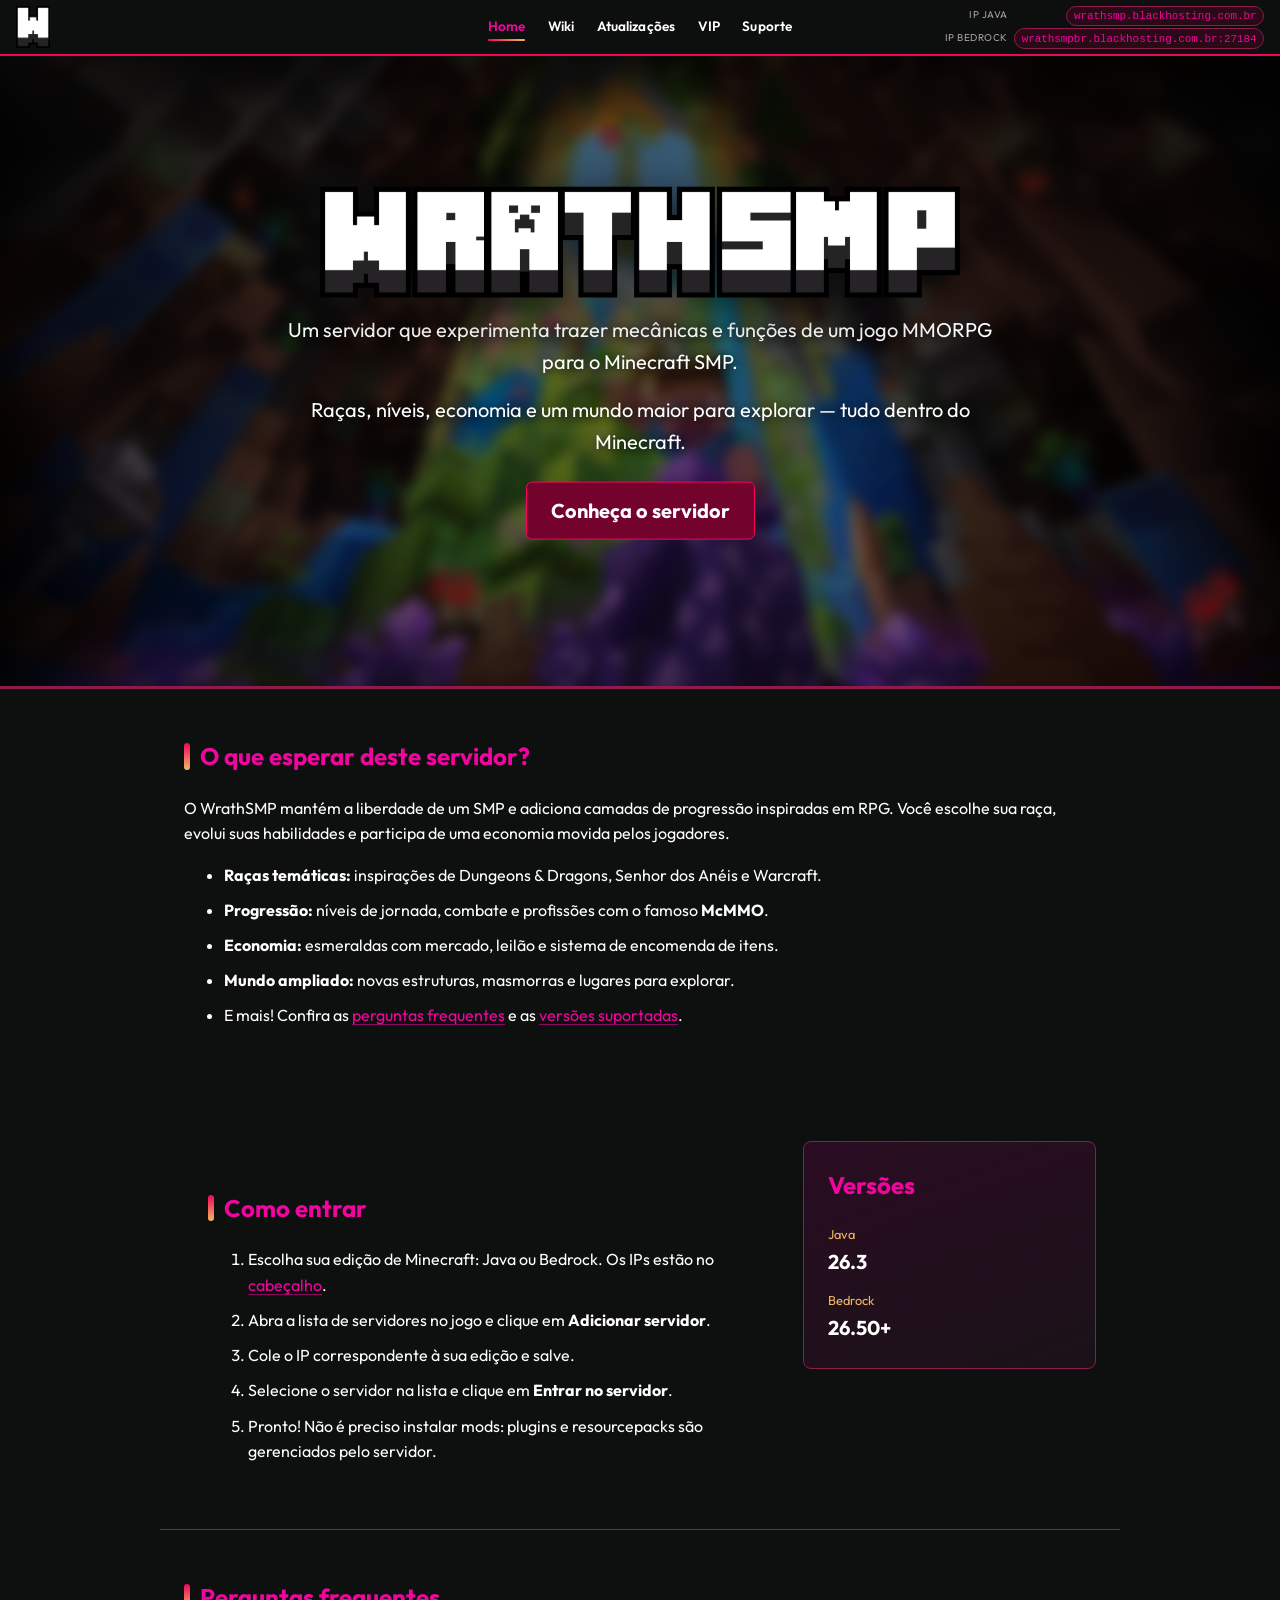
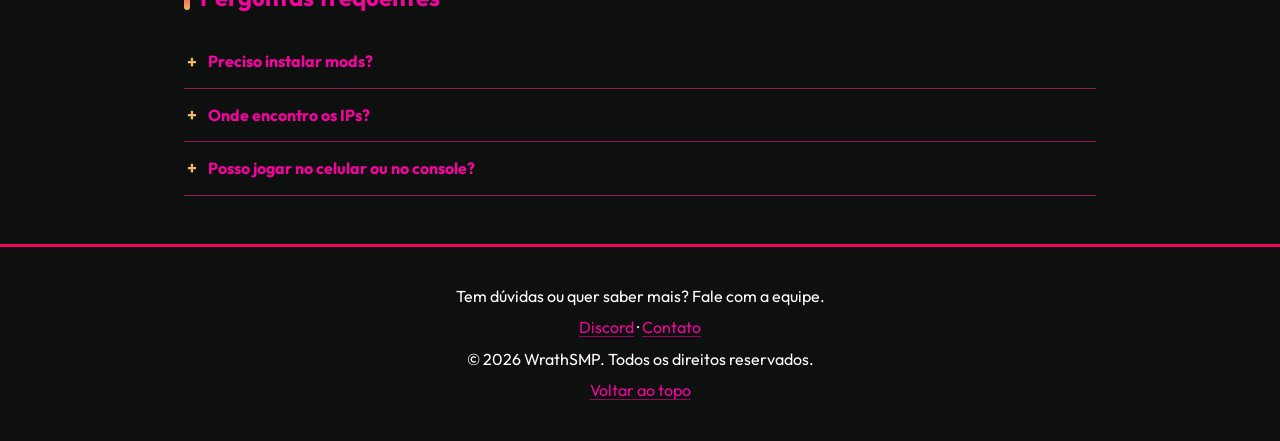
<file: index.html>
<!DOCTYPE html>
<html lang="pt-BR">
<head>
    <meta charset="UTF-8">
    <meta name="viewport" content="width=device-width, initial-scale=1.0">
    <!-- Texto exibido em resultados de busca -->
    <meta name="description" content="Servidor Minecraft SMP com mecânicas de MMORPG, raças, níveis, economia e mundo ampliado. Disponível para Java e Bedrock.">
    <meta name="theme-color" content="#0E0F0F">
    <!-- Prévia do link em Discord e redes sociais: mudar o título/descrição aqui -->
    <meta property="og:type" content="website">
    <meta property="og:locale" content="pt_BR">
    <meta property="og:title" content="WrathSMP - Home">
    <meta property="og:description" content="Um SMP com alma de MMORPG: raças, progressão, economia e masmorras para explorar.">
    <meta property="og:image" content="assets/img/background.webp">
    <meta name="twitter:card" content="summary_large_image">
    <title>WrathSMP - Home</title>
    <!-- Ícone mostrado na aba do navegador -->
    <link rel="icon" href="assets/img/wrathsmp_icon.webp">
    <!-- Fonte Outfit: se não houver internet, o CSS usa Arial como reserva -->
    <link rel="preconnect" href="https://fonts.googleapis.com">
    <link rel="preconnect" href="https://fonts.gstatic.com" crossorigin>
    <link href="https://fonts.googleapis.com/css2?family=Outfit:wght@400;600;700;800&display=swap" rel="stylesheet">
    <link rel="stylesheet" href="css/style.css">
    <!-- Script que copia os IPs ao clicar -->
    <script src="js/script.js" defer></script>
</head>
<body>
    <!-- Fica escondido até receber foco pelo teclado (Tab) -->
    <a class="skip-link" href="#content">Pular para o conteúdo</a>

    <!-- Os ids do cabeçalho (top, logo, topbar, ips) são usados pelo CSS -->
    <header id="top">
        <img src="assets/img/wrathsmp_logo_W.webp" alt="WrathSMP" id="logo">

        <!-- Páginas secundárias ficam em view/ (wiki, changelog, VIP e suporte) -->
        <nav id="topbar" aria-label="Navegação principal">
            <a href="index.html" aria-current="page">Home</a>
            <a href="view/wiki.html">Wiki</a>
            <a href="view/changelog.html">Atualizações</a>
            <a href="view/vip.html">VIP</a>
            <a href="view/suporte.html">Suporte</a>
        </nav>

        <!-- IPs do servidor: clique em um deles para copiar -->
        <div id="ips">
            <dl>
                <dt>IP Java</dt>
                <dd><button type="button" class="ip-copy" data-tooltip="Clique para copiar" aria-label="Copiar IP Java"><code>wrathsmp.blackhosting.com.br</code></button></dd>
                <dt>IP Bedrock</dt>
                <dd><button type="button" class="ip-copy" data-tooltip="Clique para copiar" aria-label="Copiar IP Bedrock"><code>wrathsmpbr.blackhosting.com.br:27184</code></button></dd>
            </dl>
            <!-- Aviso temporário após copiar (o JS preenche e limpa este texto) -->
            <p id="copy-status" role="status" aria-live="polite"></p>
        </div>
    </header>

    <main id="content">
        <!-- Banner: a imagem é decorativa, por isso alt="" (o texto já descreve o conteúdo) -->
        <section id="titlesec" aria-labelledby="titulo-principal">
            <img src="assets/img/background.webp" alt="" id="backgroundimg">
            <!-- #title é posicionado sobre a imagem pelo CSS -->
            <div id="title">
                <h1 id="titulo-principal"><img src="assets/img/wrathsmp_logo.webp" alt="WrathSMP" id="hero-logo"></h1>
                <p>Um servidor que experimenta trazer mecânicas e funções de um jogo MMORPG para o Minecraft SMP.</p>
                <p>Raças, níveis, economia e um mundo maior para explorar — tudo dentro do Minecraft.</p>
                <p><a href="#sobre">Conheça o servidor</a></p>
            </div>
        </section>

        <!-- Apresentação: os links internos apontam para os ids das seções -->
        <section id="sobre" aria-labelledby="sobre-titulo">
            <h2 id="sobre-titulo">O que esperar deste servidor?</h2>
            <p>O WrathSMP mantém a liberdade de um SMP e adiciona camadas de progressão inspiradas em RPG. Você escolhe sua raça, evolui suas habilidades e participa de uma economia movida pelos jogadores.</p>
            <ul>
                <li><strong>Raças temáticas:</strong> inspirações de Dungeons &amp; Dragons, Senhor dos Anéis e Warcraft.</li>
                <li><strong>Progressão:</strong> níveis de jornada, combate e profissões com o famoso <strong>McMMO</strong>.</li>
                <li><strong>Economia:</strong> esmeraldas com mercado, leilão e sistema de encomenda de itens.</li>
                <li><strong>Mundo ampliado:</strong> novas estruturas, masmorras e lugares para explorar.</li>
                <li>E mais! Confira as <a href="#faq">perguntas frequentes</a> e as <a href="#versoes">versões suportadas</a>.</li>
            </ul>
        </section>

        <!-- Duas colunas: os passos e, ao lado, um card só com as versões -->
        <div class="section-row">
            <!-- <ol> numera os passos sozinho: adicione ou remova <li> conforme necessário -->
            <section id="como-entrar" aria-labelledby="entrar-titulo">
                <h2 id="entrar-titulo">Como entrar</h2>
                <ol>
                    <li>Escolha sua edição de Minecraft: Java ou Bedrock. Os IPs estão no <a href="#ips">cabeçalho</a>.</li>
                    <li>Abra a lista de servidores no jogo e clique em <strong>Adicionar servidor</strong>.</li>
                    <li>Cole o IP correspondente à sua edição e salve.</li>
                    <li>Selecione o servidor na lista e clique em <strong>Entrar no servidor</strong>.</li>
                    <li>Pronto! Não é preciso instalar mods: plugins e resourcepacks são gerenciados pelo servidor.</li>
                </ol>
            </section>

            <!-- Card lateral: apenas as versões, sem IP -->
            <aside id="versoes" aria-labelledby="versoes-titulo">
                <h2 id="versoes-titulo">Versões</h2>
                <dl>
                    <dt>Java</dt>
                    <dd>26.3</dd>
                    <dt>Bedrock</dt>
                    <dd>26.50+</dd>
                </dl>
            </aside>
        </div>

        <!-- FAQ: copie um bloco <details> para adicionar novas perguntas -->
        <section id="faq" aria-labelledby="faq-titulo">
            <h2 id="faq-titulo">Perguntas frequentes</h2>
            <details>
                <summary>Preciso instalar mods?</summary>
                <p>Não, o servidor apenas utiliza plugins e resourcepacks, tudo é gerenciado pelo servidor. É só entrar e jogar!</p>
            </details>
            <details>
                <summary>Onde encontro os IPs?</summary>
                <p>No cabeçalho da página, ao lado do logotipo. É só clicar no IP para copiar.</p>
            </details>
            <details>
                <summary>Posso jogar no celular ou no console?</summary>
                <p>Sim. Use o IP Bedrock listado no cabeçalho e entre pela edição Bedrock do Minecraft.</p>
            </details>
        </section>
    </main>

    <footer id="bottom">
        <p>Tem dúvidas ou quer saber mais? Fale com a equipe.</p>
        <!-- Substitua os placeholders pelo Discord e e-mail reais -->
        <p><a href="SEU_LINK_DO_DISCORD">Discord</a> &middot;
        <a href="mailto:SEU_EMAIL@EXEMPLO.COM">Contato</a></p>
        <p>&copy; 2026 WrathSMP. Todos os direitos reservados.</p>
        <p><a href="#top">Voltar ao topo</a></p>
    </footer>
</body>
</html>
</file>
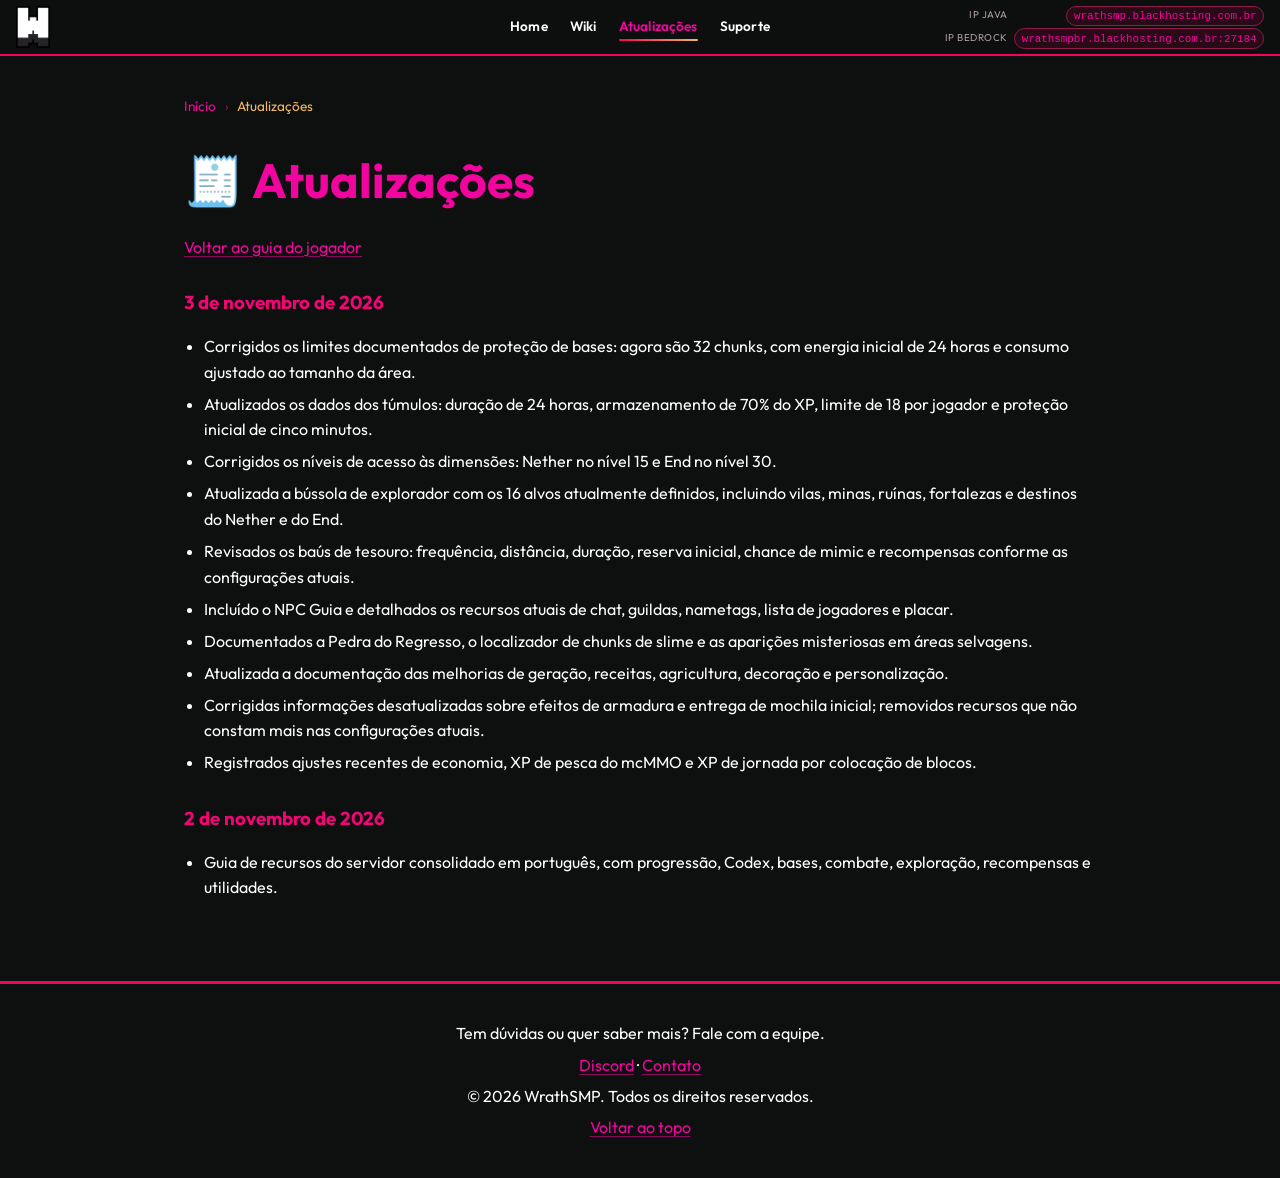
<file: changelog.html>
<!DOCTYPE html>
<html lang="pt-BR">
<head>
    <meta charset="UTF-8">
    <meta name="viewport" content="width=device-width, initial-scale=1.0">
    <meta name="description" content="Histórico de atualizações e correções do WrathSMP.">
    <meta name="theme-color" content="#0E0F0F">
    <!-- Prévia do link em Discord e redes sociais -->
    <meta property="og:type" content="website">
    <meta property="og:locale" content="pt_BR">
    <meta property="og:title" content="WrathSMP - Atualizações">
    <meta property="og:description" content="Histórico de atualizações e correções do WrathSMP.">
    <meta property="og:image" content="assets/img/background.webp">
    <meta name="twitter:card" content="summary_large_image">
    <title>WrathSMP - Atualizações</title>
    <link rel="icon" href="assets/img/wrathsmp_icon.webp">
    <link rel="preconnect" href="https://fonts.googleapis.com">
    <link rel="preconnect" href="https://fonts.gstatic.com" crossorigin>
    <link href="https://fonts.googleapis.com/css2?family=Outfit:wght@400;600;700;800&display=swap" rel="stylesheet">
    <link rel="stylesheet" href="css/style.css">
    <script src="js/script.js" defer></script>
</head>
<body>
    <a class="skip-link" href="#content">Pular para o conteúdo</a>

    <header id="top">
        <img src="assets/img/wrathsmp_logo_W.webp" alt="WrathSMP" id="logo">

        <nav id="topbar" aria-label="Navegação principal">
            <a href="index.html">Home</a>
            <a href="wiki.html">Wiki</a>
            <a href="changelog.html" aria-current="page">Atualizações</a>
            <a href="suporte.html">Suporte</a>
        </nav>

        <div id="ips">
            <dl>
                <dt>IP Java</dt>
                <dd><button type="button" class="ip-copy" data-tooltip="Clique para copiar" aria-label="Copiar IP Java"><code>wrathsmp.blackhosting.com.br</code></button></dd>
                <dt>IP Bedrock</dt>
                <dd><button type="button" class="ip-copy" data-tooltip="Clique para copiar" aria-label="Copiar IP Bedrock"><code>wrathsmpbr.blackhosting.com.br:27184</code></button></dd>
            </dl>
            <p id="copy-status" role="status" aria-live="polite"></p>
        </div>
    </header>

    <main id="content">
        <article id="changelog">
        <nav class="wiki-breadcrumb" aria-label="Trilha de navegação">
            <a href="index.html">Início</a> <span aria-hidden="true">›</span>
            <span aria-current="page">Atualizações</span>
        </nav>

        <h1>🧾 Atualizações</h1>
        <p><a href="wiki.html">Voltar ao guia do jogador</a></p>
<h3 id="3-de-novembro-de-2026">3 de novembro de 2026</h3>
<ul><li>Corrigidos os limites documentados de proteção de bases: agora são 32 chunks, com energia inicial de 24 horas e consumo ajustado ao tamanho da área.</li><li>Atualizados os dados dos túmulos: duração de 24 horas, armazenamento de 70% do XP, limite de 18 por jogador e proteção inicial de cinco minutos.</li><li>Corrigidos os níveis de acesso às dimensões: Nether no nível 15 e End no nível 30.</li><li>Atualizada a bússola de explorador com os 16 alvos atualmente definidos, incluindo vilas, minas, ruínas, fortalezas e destinos do Nether e do End.</li><li>Revisados os baús de tesouro: frequência, distância, duração, reserva inicial, chance de mimic e recompensas conforme as configurações atuais.</li><li>Incluído o NPC Guia e detalhados os recursos atuais de chat, guildas, nametags, lista de jogadores e placar.</li><li>Documentados a Pedra do Regresso, o localizador de chunks de slime e as aparições misteriosas em áreas selvagens.</li><li>Atualizada a documentação das melhorias de geração, receitas, agricultura, decoração e personalização.</li><li>Corrigidas informações desatualizadas sobre efeitos de armadura e entrega de mochila inicial; removidos recursos que não constam mais nas configurações atuais.</li><li>Registrados ajustes recentes de economia, XP de pesca do mcMMO e XP de jornada por colocação de blocos.</li></ul>
<h3 id="2-de-novembro-de-2026">2 de novembro de 2026</h3>
<ul><li>Guia de recursos do servidor consolidado em português, com progressão, Codex, bases, combate, exploração, recompensas e utilidades.</li></ul>
        </article>
    </main>

    <footer id="bottom">
        <p>Tem dúvidas ou quer saber mais? Fale com a equipe.</p>
        <p><a href="SEU_LINK_DO_DISCORD">Discord</a> &middot;
        <a href="mailto:SEU_EMAIL@EXEMPLO.COM">Contato</a></p>
        <p>&copy; 2026 WrathSMP. Todos os direitos reservados.</p>
        <p><a href="#top">Voltar ao topo</a></p>
    </footer>
</body>
</html>
</file>
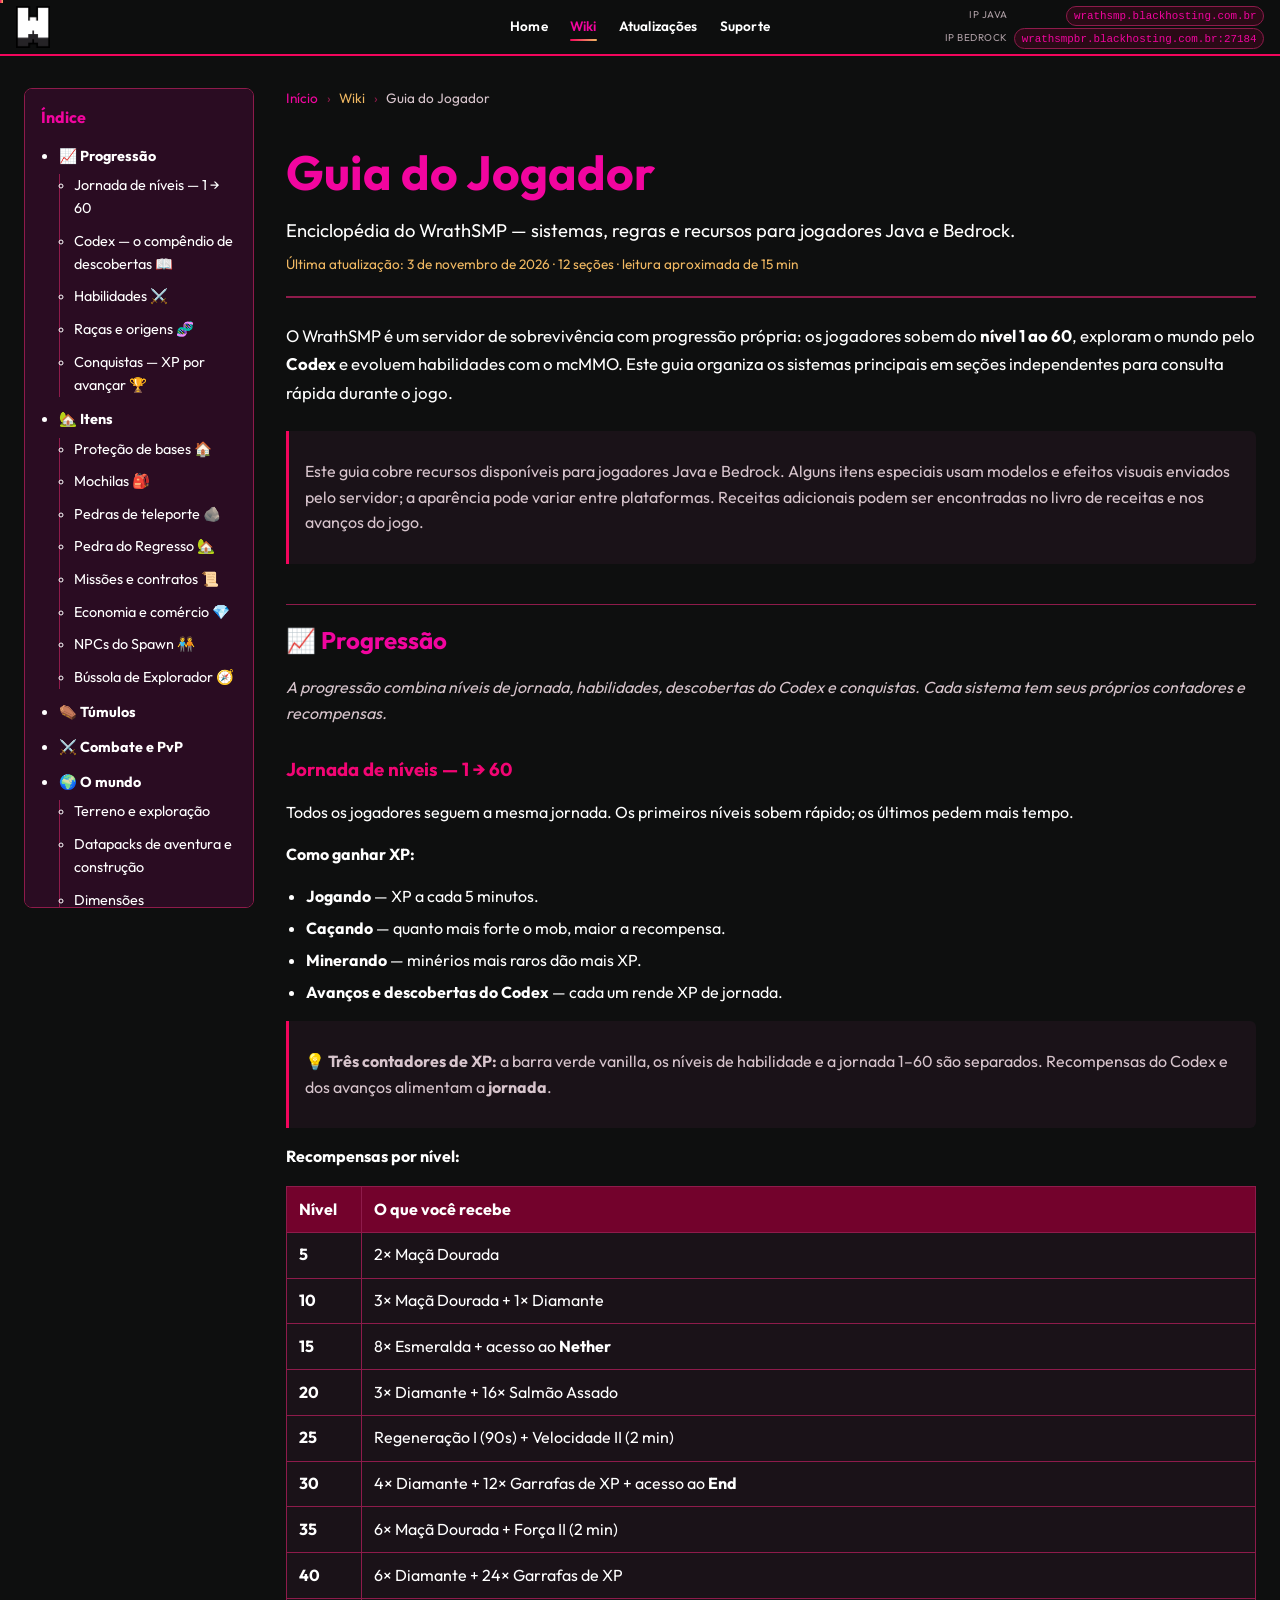
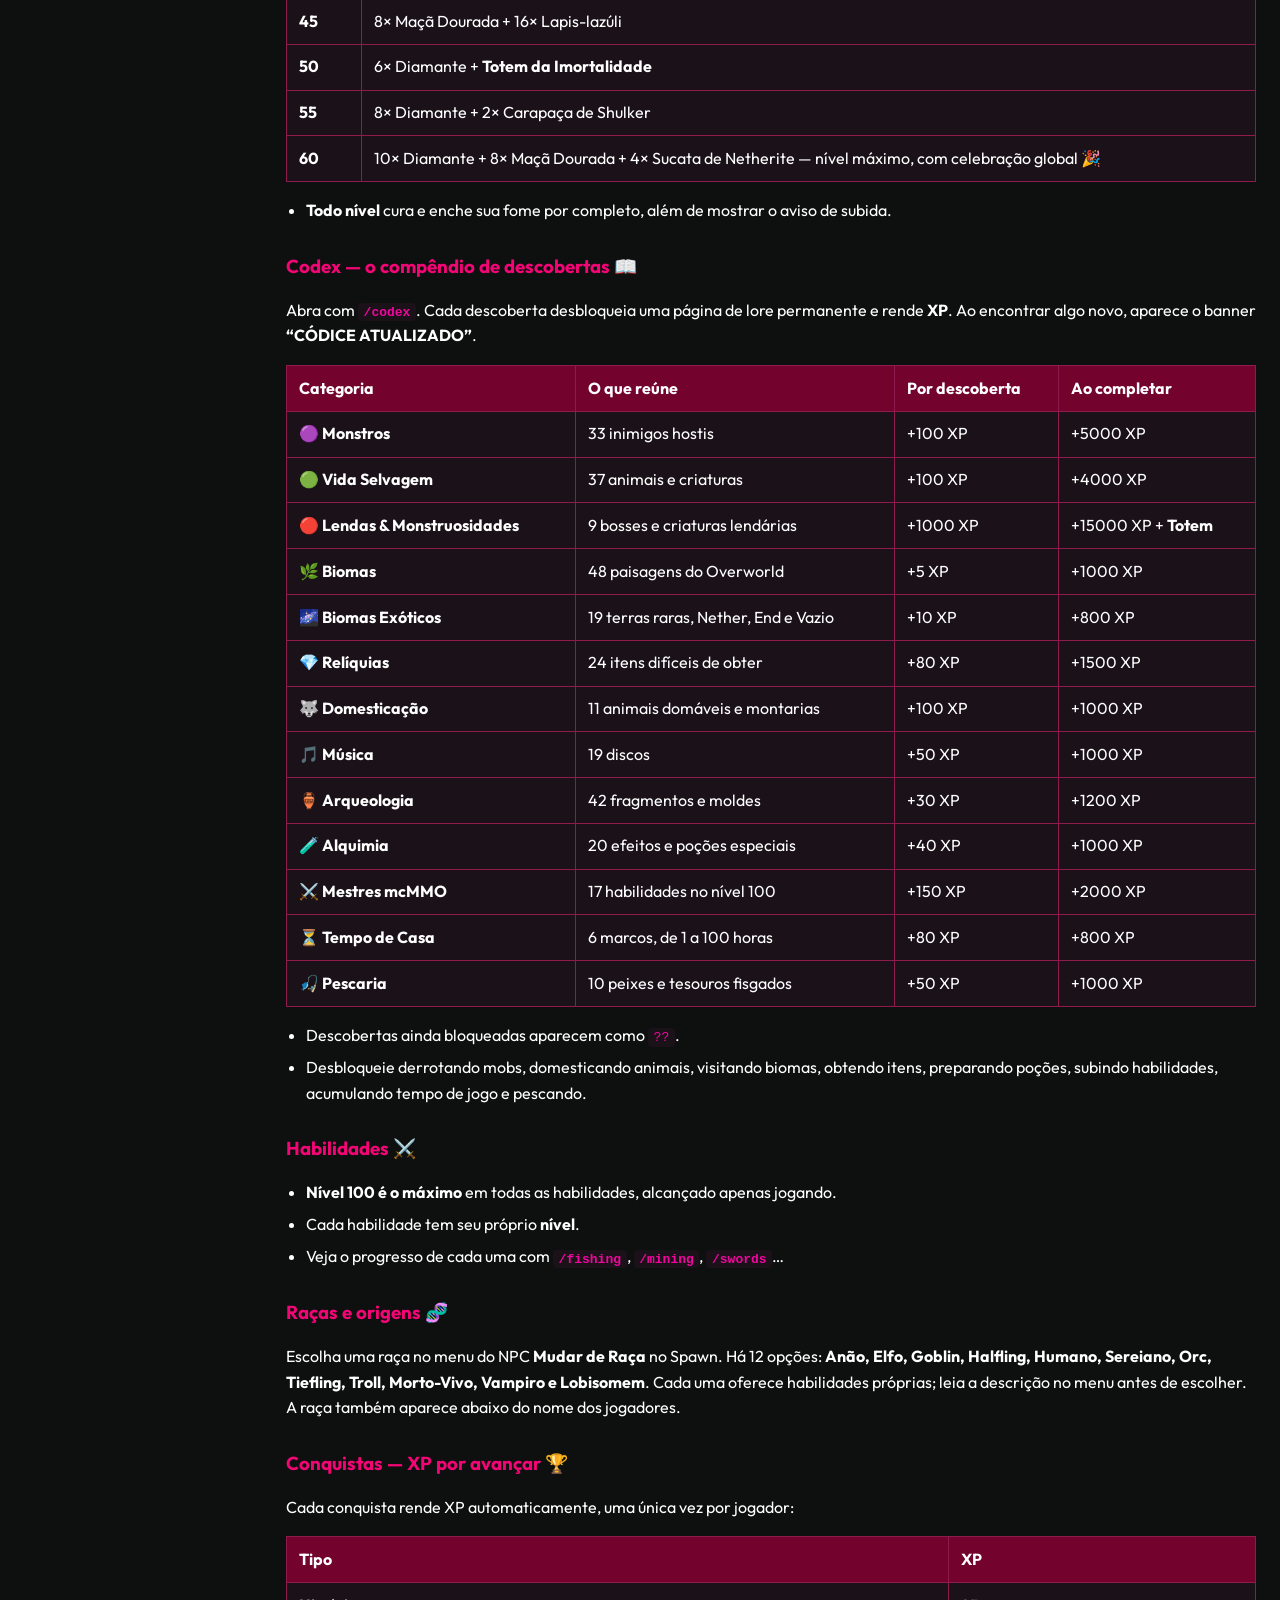
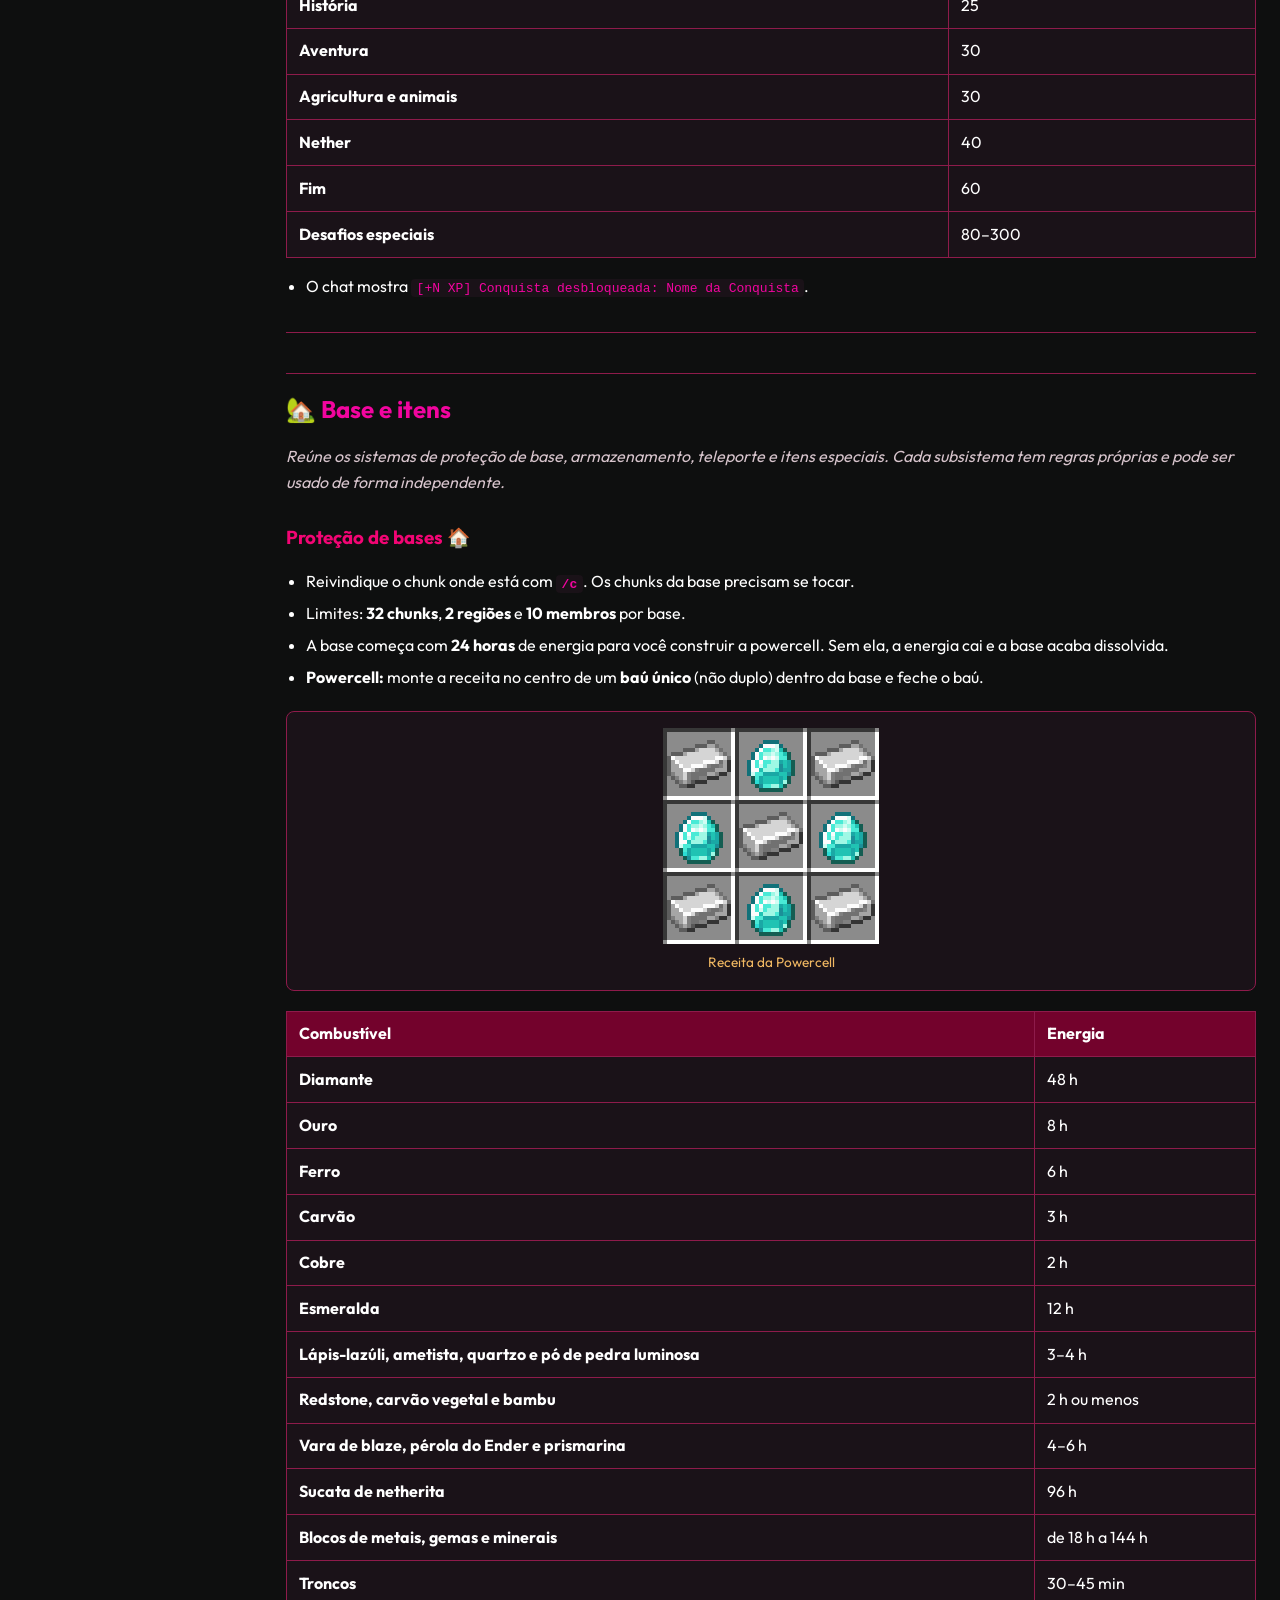
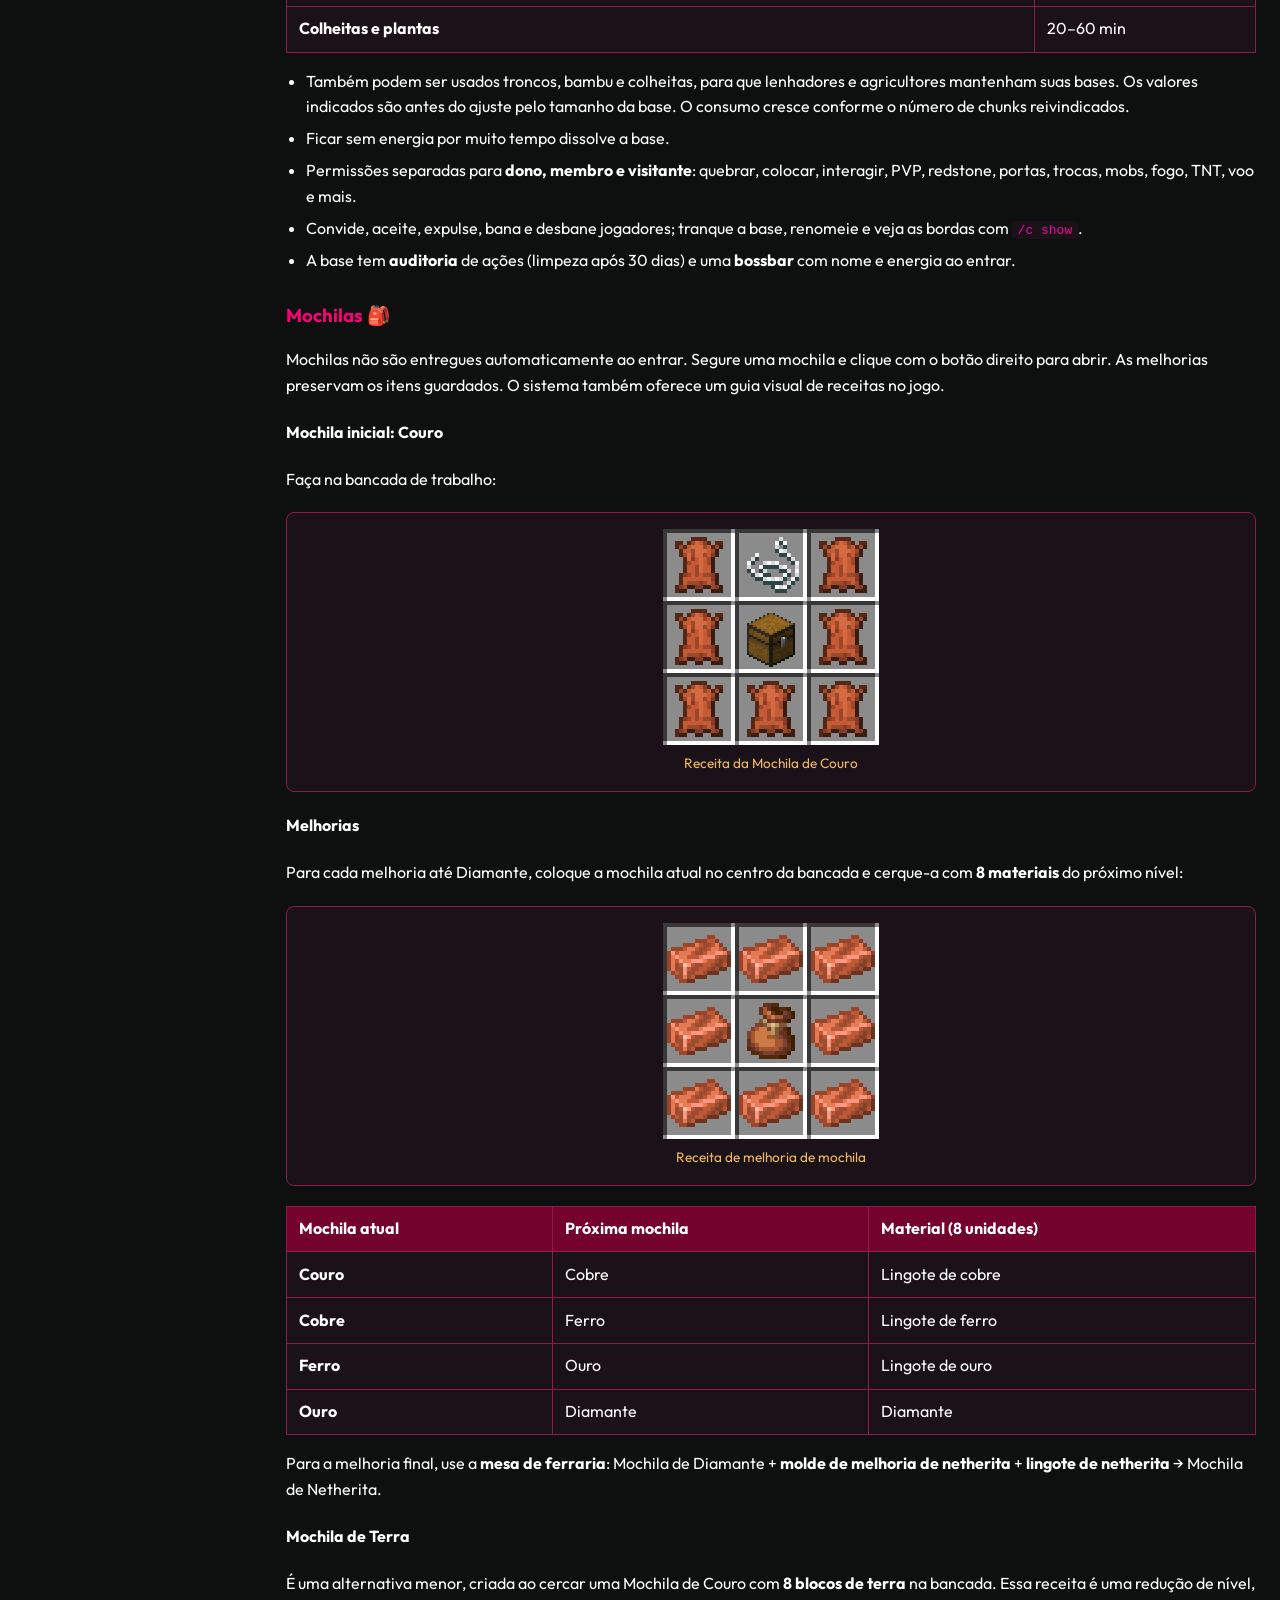
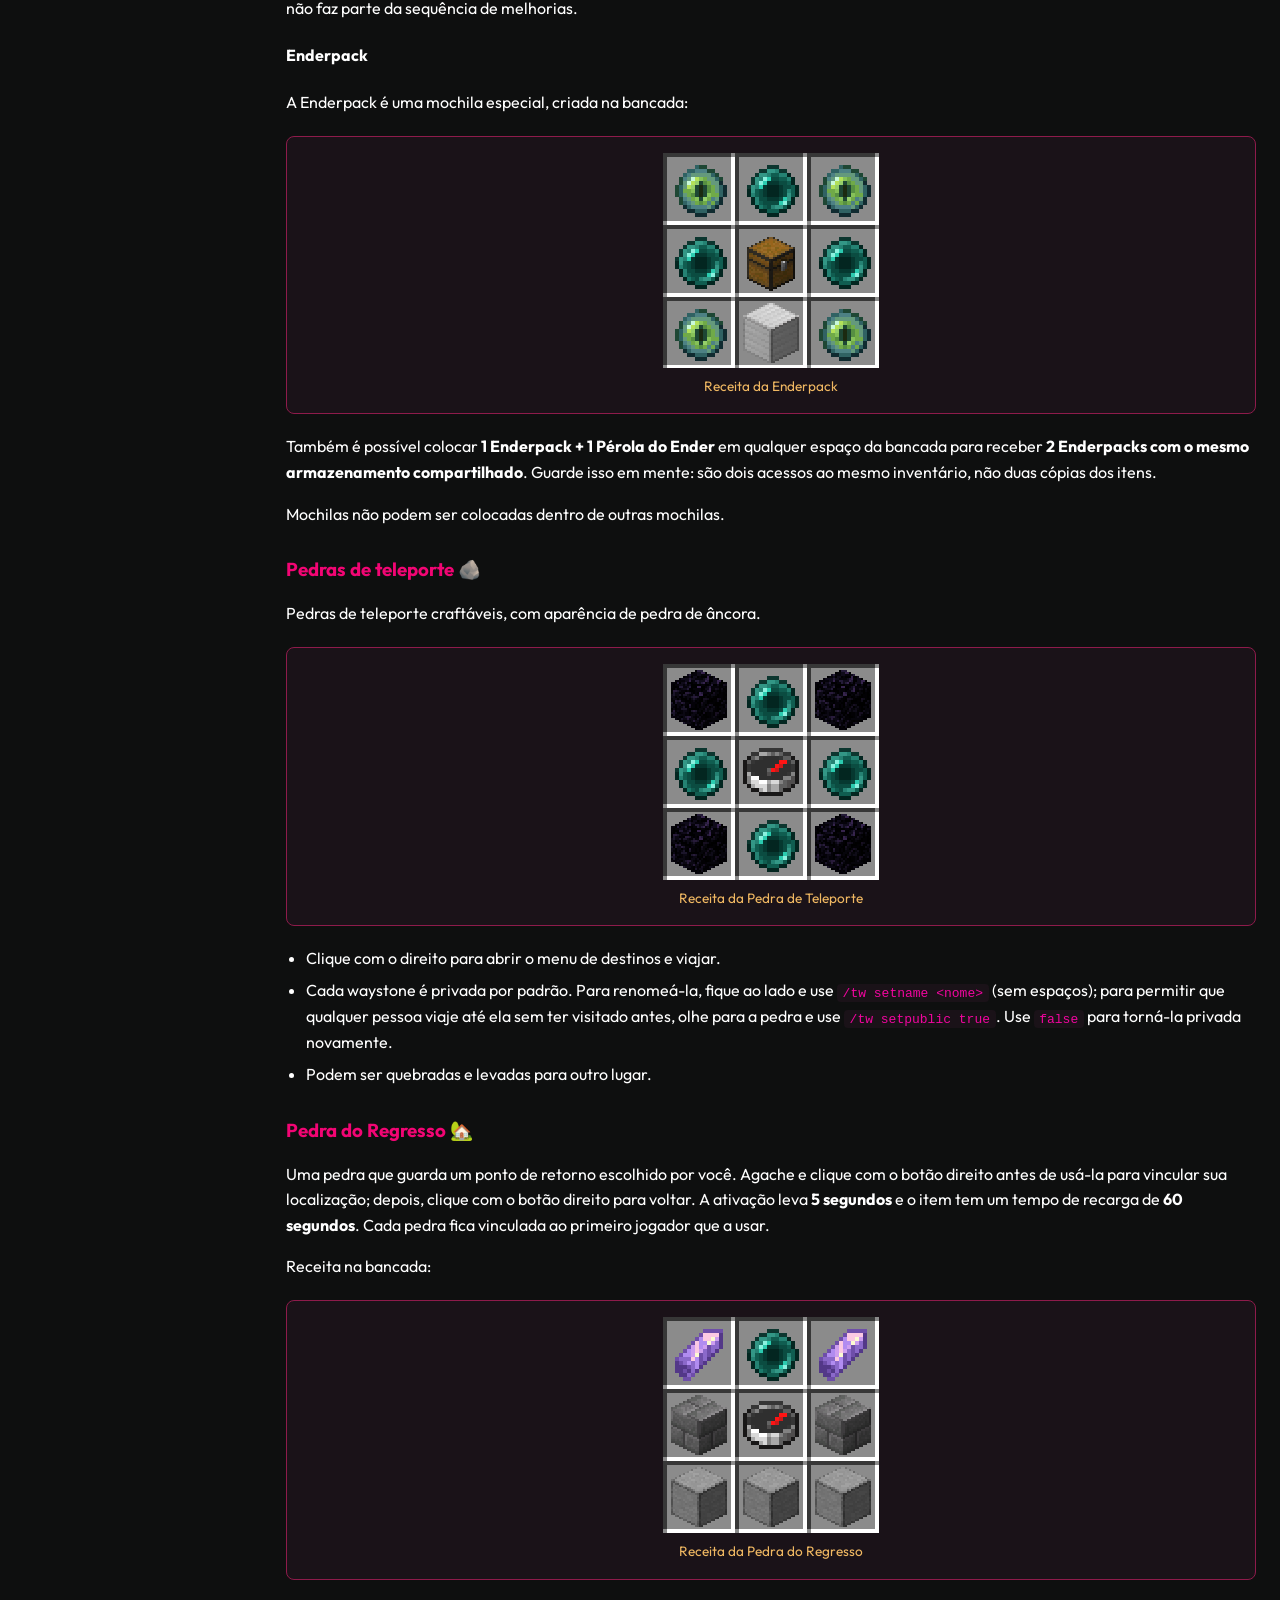
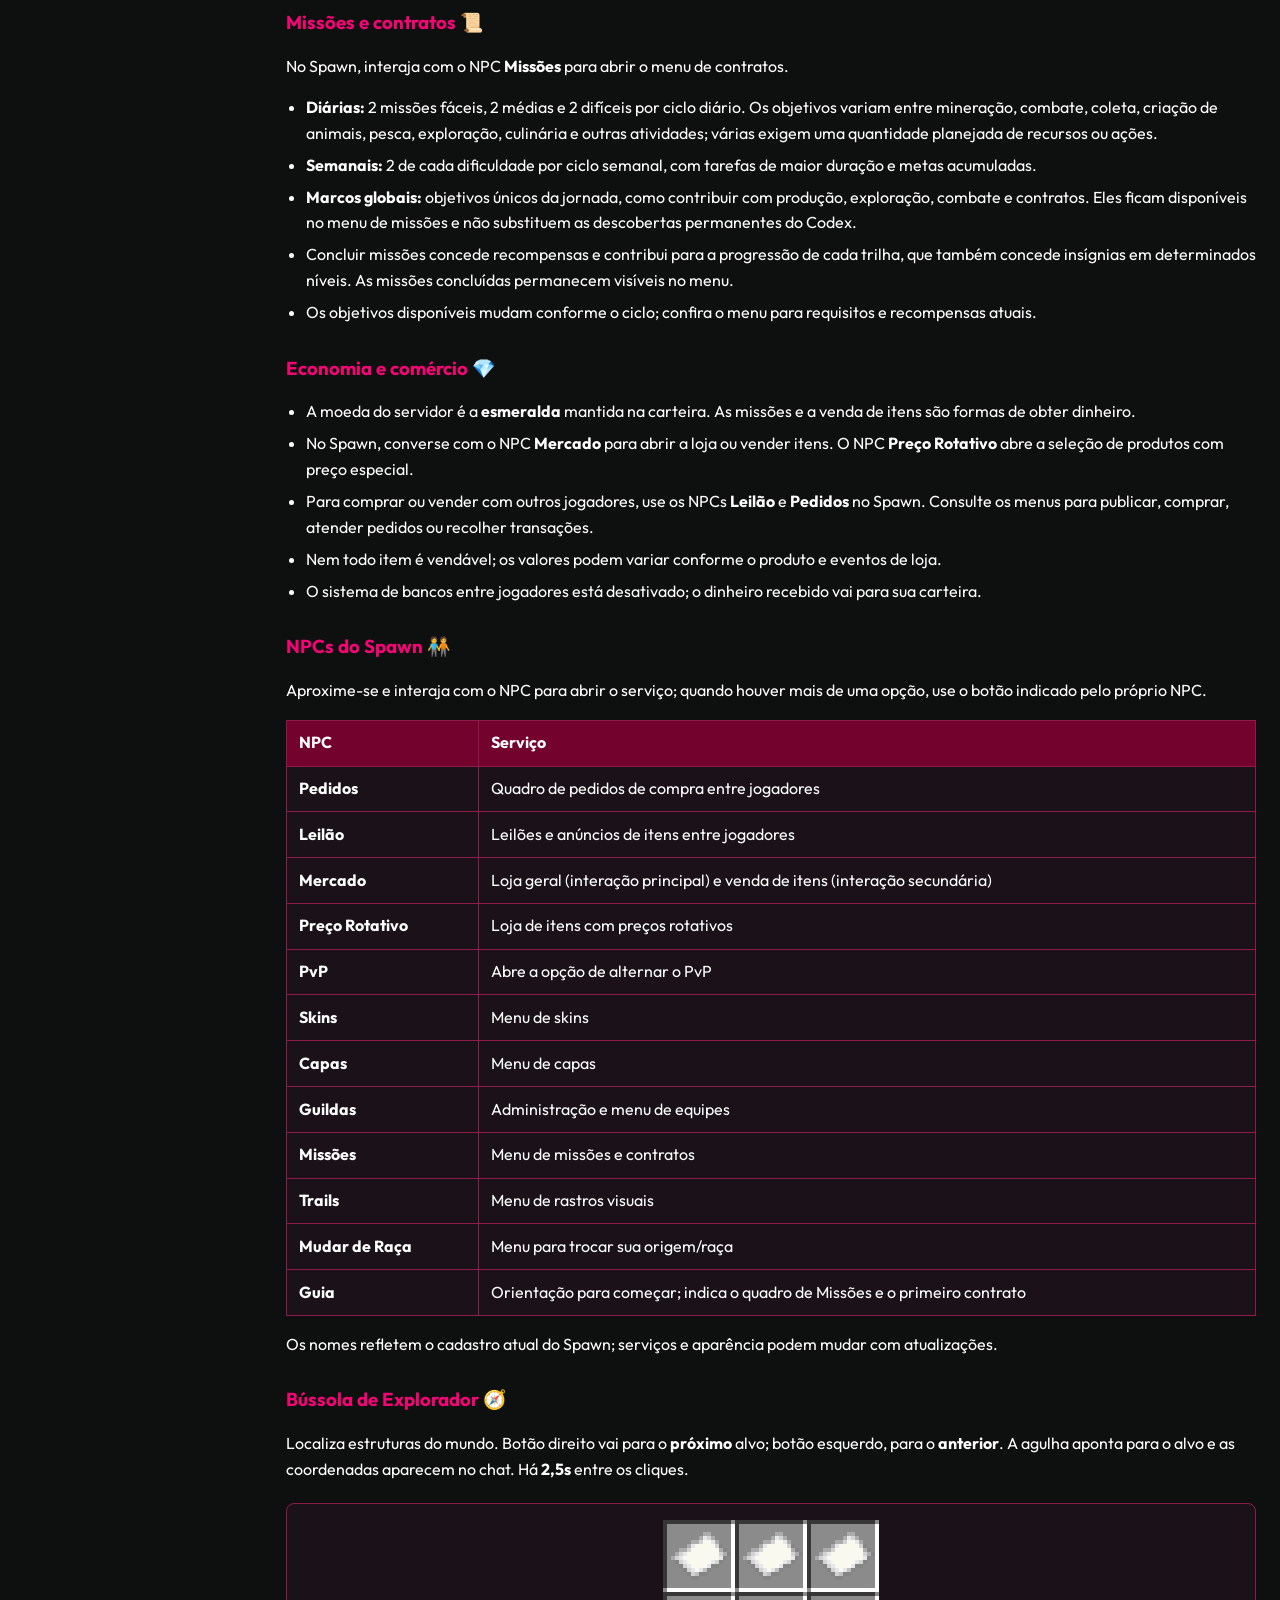
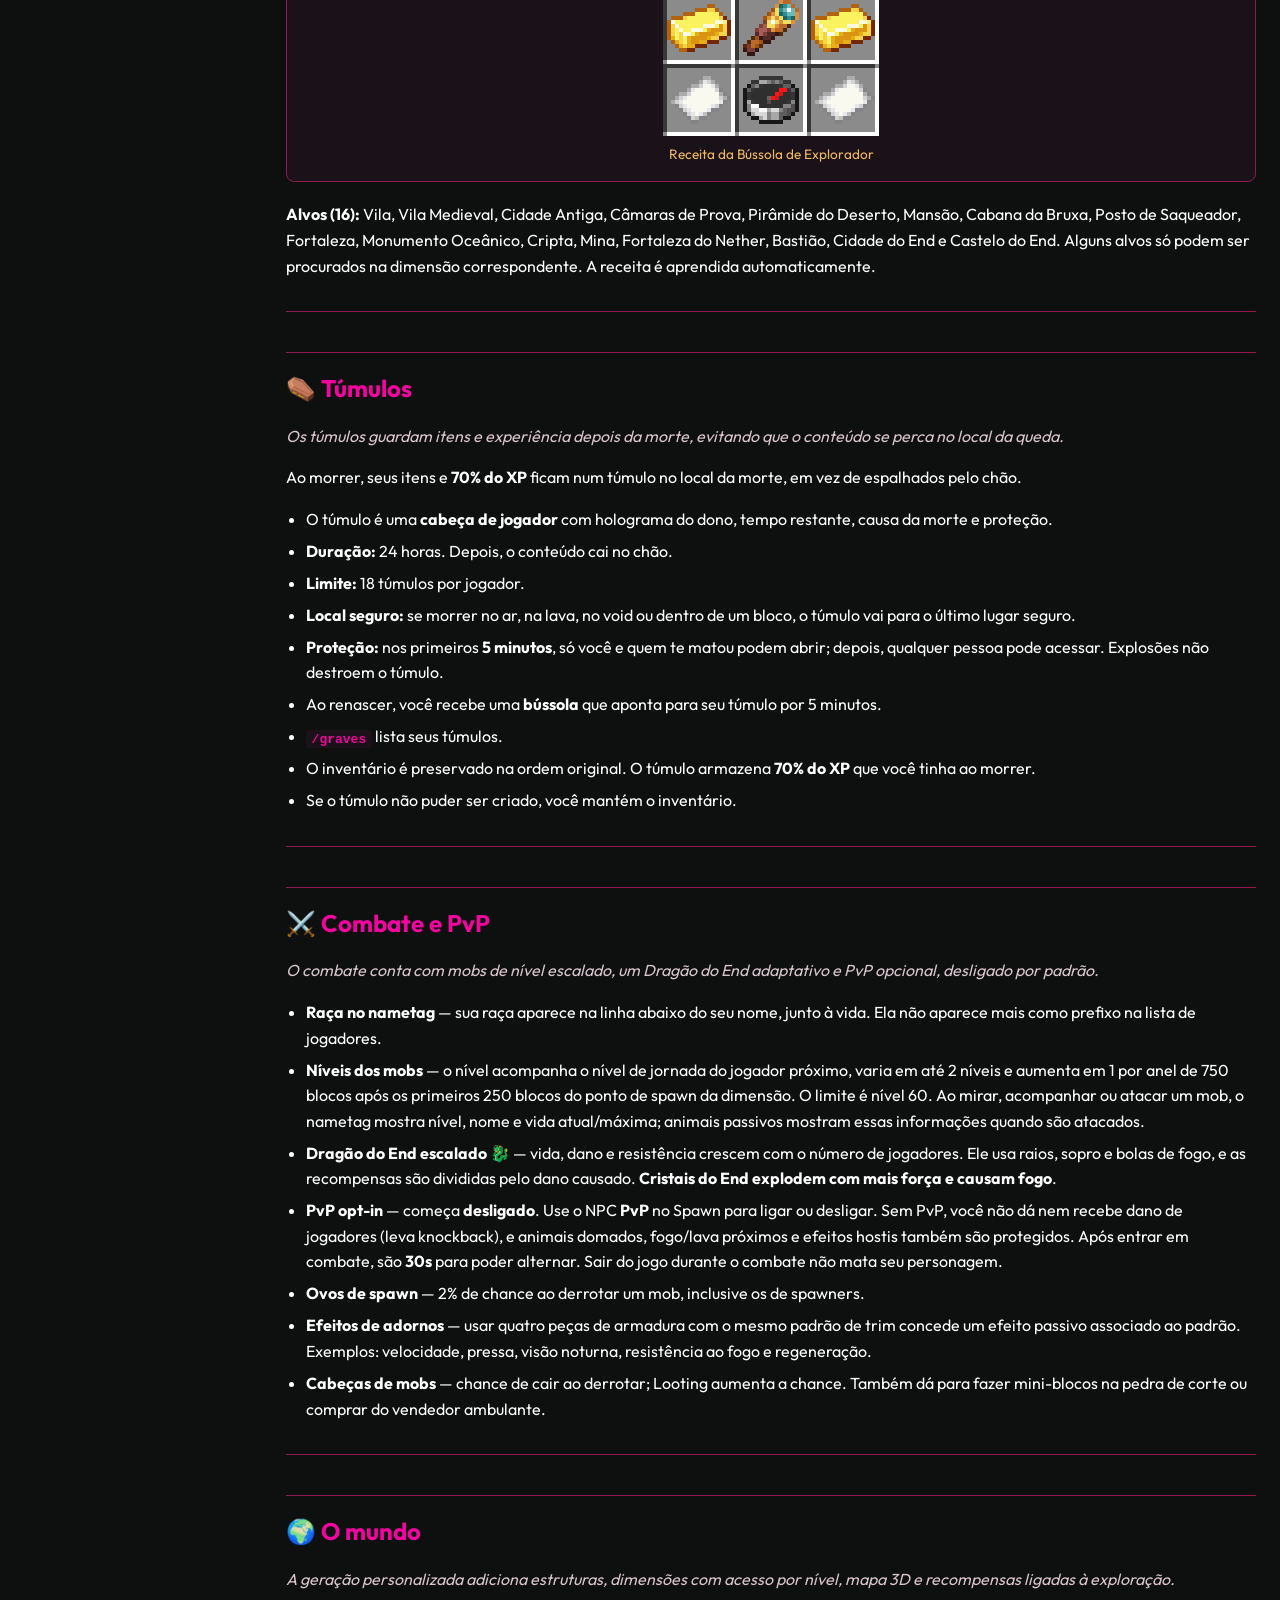
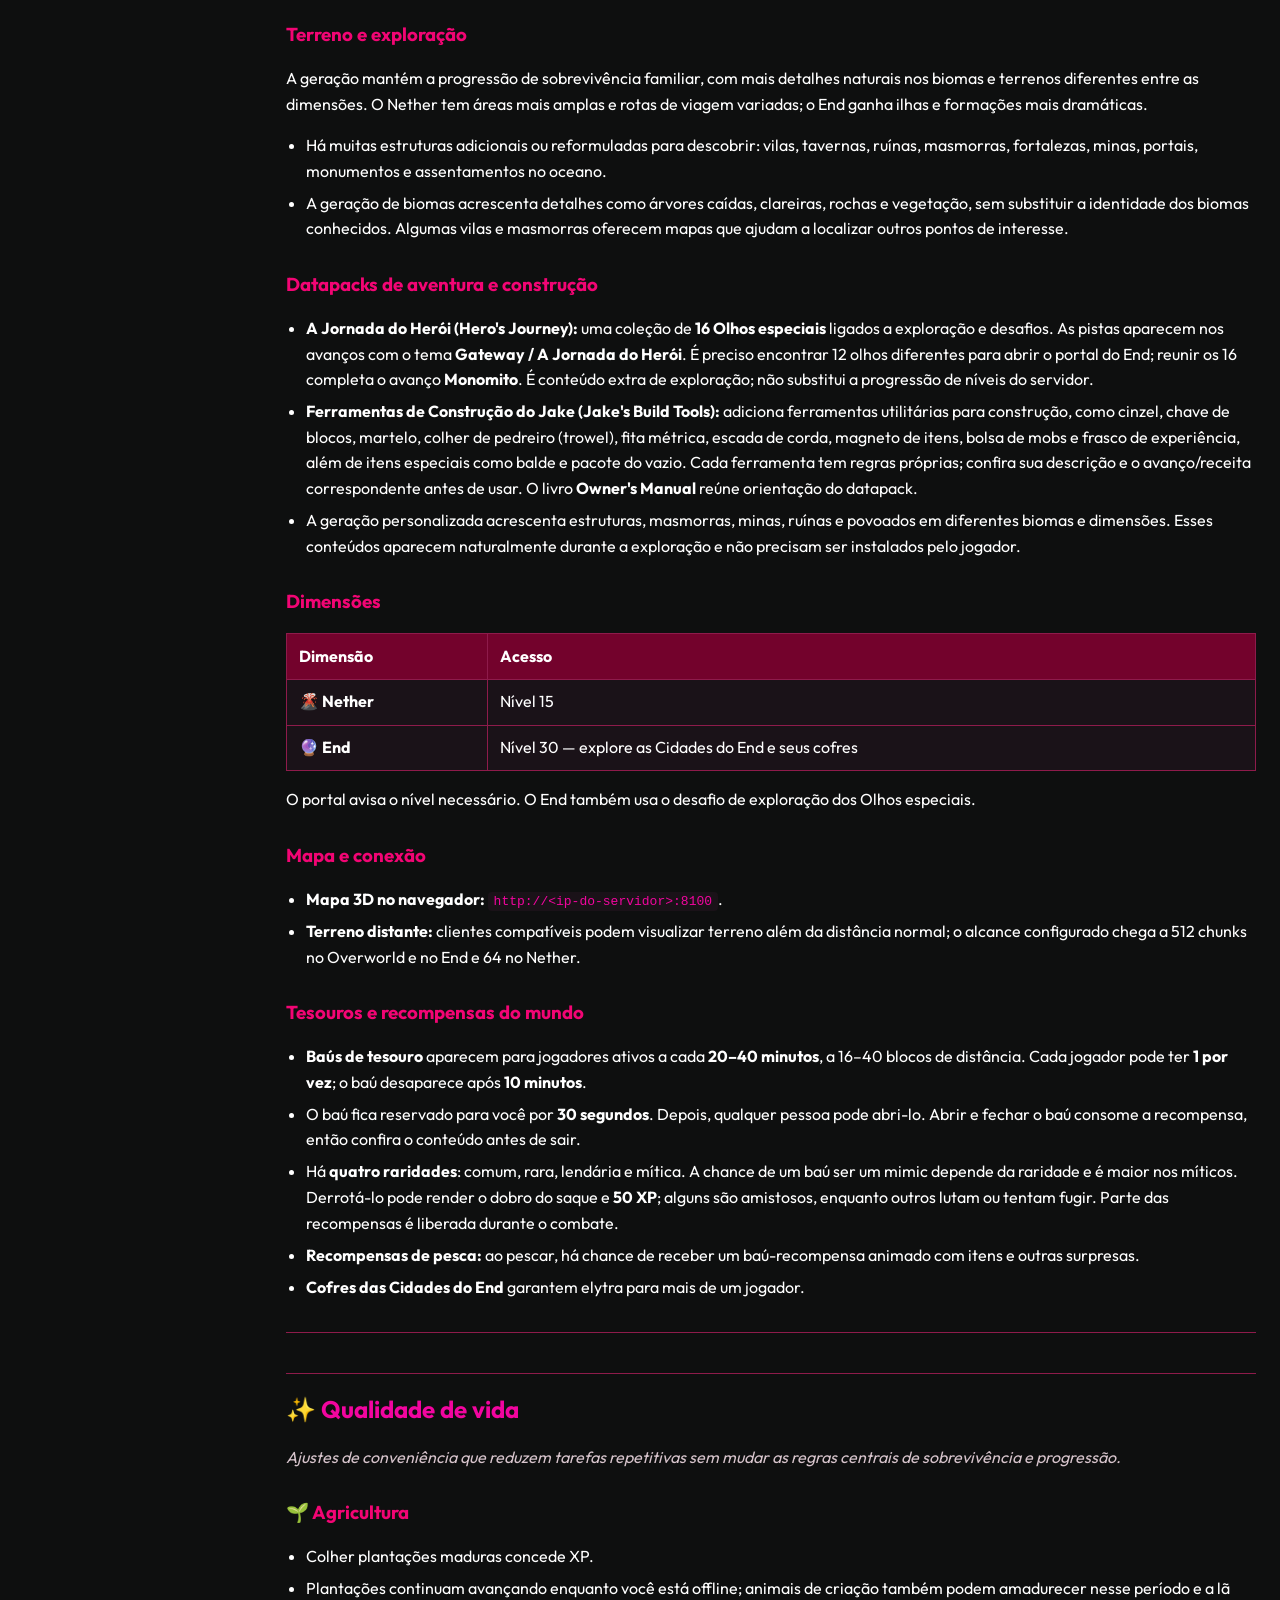
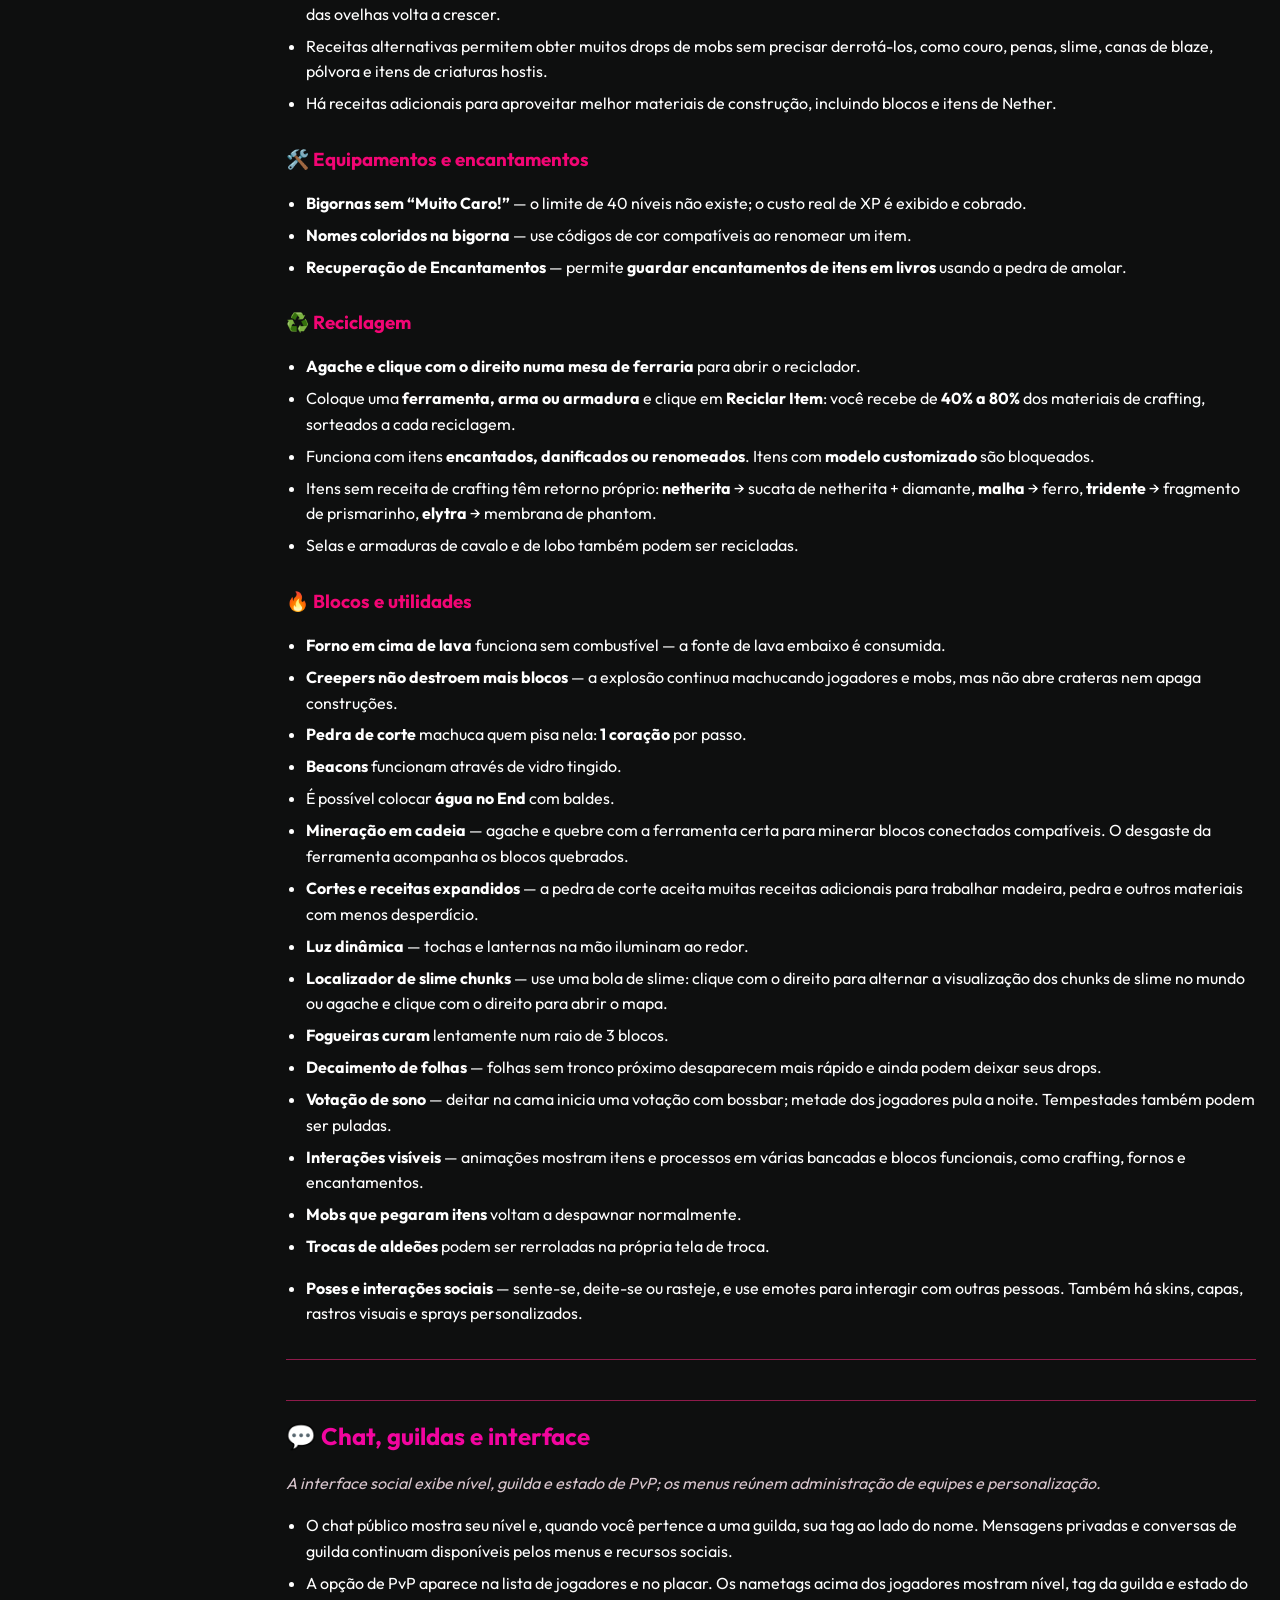
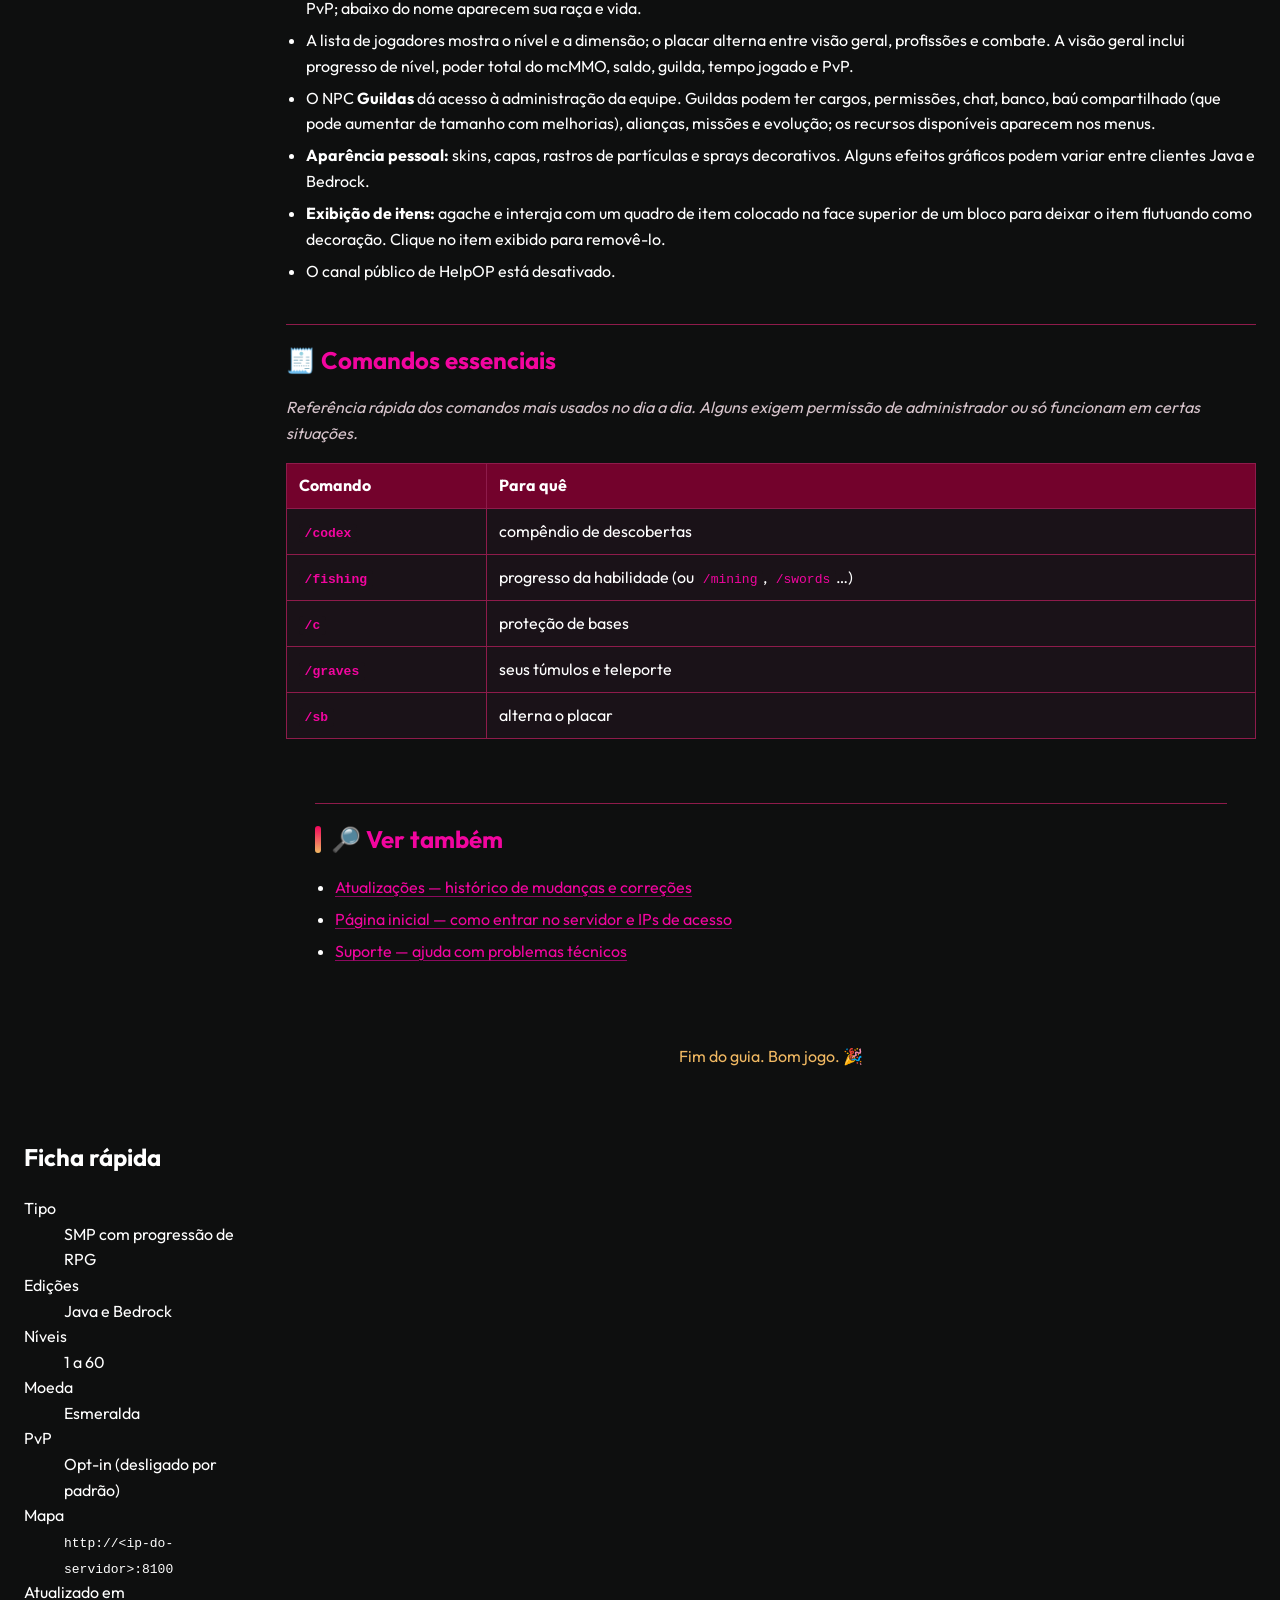
<file: wiki.html>
<!DOCTYPE html>
<html lang="pt-BR">
<head>
    <meta charset="UTF-8">
    <meta name="viewport" content="width=device-width, initial-scale=1.0">
    <meta name="description" content="Guia completo do WrathSMP: progressão, Codex, bases, combate, exploração, qualidade de vida e comandos.">
    <meta name="theme-color" content="#0E0F0F">
    <!-- Prévia do link em Discord e redes sociais -->
    <meta property="og:type" content="website">
    <meta property="og:locale" content="pt_BR">
    <meta property="og:title" content="WrathSMP - Wiki">
    <meta property="og:description" content="Guia completo do WrathSMP: progressão, Codex, bases, combate, exploração, qualidade de vida e comandos.">
    <meta property="og:image" content="assets/img/background.webp">
    <meta name="twitter:card" content="summary_large_image">
    <title>WrathSMP - Wiki</title>
    <link rel="icon" href="assets/img/wrathsmp_icon.webp">
    <link rel="preconnect" href="https://fonts.googleapis.com">
    <link rel="preconnect" href="https://fonts.gstatic.com" crossorigin>
    <link href="https://fonts.googleapis.com/css2?family=Outfit:wght@400;600;700;800&display=swap" rel="stylesheet">
    <link rel="stylesheet" href="css/style.css">
    <script src="js/script.js" defer></script>
</head>
<body>
    <a class="skip-link" href="#content">Pular para o conteúdo</a>
    <div class="reading-progress" aria-hidden="true"></div>

    <header id="top">
        <img src="assets/img/wrathsmp_logo_W.webp" alt="WrathSMP" id="logo">

        <nav id="topbar" aria-label="Navegação principal">
            <a href="index.html">Home</a>
            <a href="wiki.html" aria-current="page">Wiki</a>
            <a href="changelog.html">Atualizações</a>
            <a href="suporte.html">Suporte</a>
        </nav>

        <div id="ips">
            <dl>
                <dt>IP Java</dt>
                <dd><button type="button" class="ip-copy" data-tooltip="Clique para copiar" aria-label="Copiar IP Java"><code>wrathsmp.blackhosting.com.br</code></button></dd>
                <dt>IP Bedrock</dt>
                <dd><button type="button" class="ip-copy" data-tooltip="Clique para copiar" aria-label="Copiar IP Bedrock"><code>wrathsmpbr.blackhosting.com.br:27184</code></button></dd>
            </dl>
            <p id="copy-status" role="status" aria-live="polite"></p>
        </div>
    </header>

    <main id="content" class="wiki-layout">
    <aside class="wiki-sidebar">
<button type="button" class="sidebar-toggle" aria-expanded="true" aria-controls="wiki-index">Índice <span aria-hidden="true">▾</span></button>
<nav id="wiki-index" aria-label="Índice do guia">
<p class="side-title">Índice</p>
<ul class="side-list">
<li class="side-group"><a href="#progressao">📈 Progressão</a><ul>
<li><a href="#jornada-de-niveis-1-60">Jornada de níveis — 1 → 60</a></li>
<li><a href="#codex-o-compendio-de-descobertas">Codex — o compêndio de descobertas 📖</a></li>
<li><a href="#habilidades">Habilidades ⚔️</a></li>
<li><a href="#racas-e-origens">Raças e origens 🧬</a></li>
<li><a href="#conquistas-xp-por-avancar">Conquistas — XP por avançar 🏆</a></li>
</ul></li>
<li class="side-group"><a href="#base-e-itens">🏡 Itens</a><ul>
<li><a href="#protecao-de-bases">Proteção de bases 🏠</a></li>
<li><a href="#mochilas">Mochilas 🎒</a></li>
<li><a href="#pedras-de-teleporte">Pedras de teleporte 🪨</a></li>
<li><a href="#pedra-do-regresso">Pedra do Regresso 🏡</a></li>
<li><a href="#missoes-e-contratos">Missões e contratos 📜</a></li>
<li><a href="#economia-e-comercio">Economia e comércio 💎</a></li>
<li><a href="#npcs-do-spawn">NPCs do Spawn 🧑‍🤝‍🧑</a></li>
<li><a href="#bussola-de-explorador">Bússola de Explorador 🧭</a></li>
</ul></li>
<li><a href="#tumulos">⚰️ Túmulos</a></li>
<li><a href="#combate-e-pvp">⚔️ Combate e PvP</a></li>
<li class="side-group"><a href="#o-mundo">🌍 O mundo</a><ul>
<li><a href="#terreno-e-exploracao">Terreno e exploração</a></li>
<li><a href="#datapacks-de-aventura-e-construcao">Datapacks de aventura e construção</a></li>
<li><a href="#dimensoes">Dimensões</a></li>
<li><a href="#mapa-e-conexao">Mapa e conexão</a></li>
<li><a href="#tesouros-e-recompensas-do-mundo">Tesouros e recompensas do mundo</a></li>
</ul></li>
<li class="side-group"><a href="#qualidade-de-vida">✨ Qualidade de vida</a><ul>
<li><a href="#agricultura">🌱 Agricultura</a></li>
<li><a href="#equipamentos-e-encantamentos">🛠️ Equipamentos e encantamentos</a></li>
<li><a href="#reciclagem">♻️ Reciclagem</a></li>
<li><a href="#blocos-e-utilidades">🔥 Blocos e utilidades</a></li>
</ul></li>
<li><a href="#chat-guildas-e-interface">💬 Chat, guildas e interface</a></li>
<li><a href="#comandos-essenciais">🧾 Comandos essenciais</a></li>
<li><a href="#ver-tambem">🔎 Ver também</a></li>
<li><a href="changelog.html">🧾 Atualizações</a></li>
</ul></nav></aside>
        <aside class="wiki-infobox" aria-label="Ficha rápida do servidor">
    <h2>Ficha rápida</h2>
    <dl>
        <dt>Tipo</dt><dd>SMP com progressão de RPG</dd>
        <dt>Edições</dt><dd>Java e Bedrock</dd>
        <dt>Níveis</dt><dd>1 a 60</dd>
        <dt>Moeda</dt><dd>Esmeralda</dd>
        <dt>PvP</dt><dd>Opt-in (desligado por padrão)</dd>
        <dt>Mapa</dt><dd><code>http://&lt;ip-do-servidor&gt;:8100</code></dd>
        <dt>Atualizado em</dt><dd><time datetime="2026-11-03">3 de novembro de 2026</time></dd>
    </dl>
</aside>

        <article id="wiki">
<nav class="wiki-breadcrumb" aria-label="Trilha de navegação">
    <a href="index.html">Início</a> <span aria-hidden="true">›</span>
    <span aria-current="page">Wiki</span> <span aria-hidden="true">›</span>
    <span>Guia do Jogador</span>
</nav>

<header class="wiki-header">
    <h1 id="guia-do-jogador">Guia do Jogador</h1>
    <p class="wiki-subtitle">Enciclopédia do WrathSMP — sistemas, regras e recursos para jogadores Java e Bedrock.</p>
    <p class="wiki-meta">Última atualização: <time datetime="2026-11-03">3 de novembro de 2026</time> · 12 seções · leitura aproximada de 15 min</p>
</header>

<p class="wiki-lead">O WrathSMP é um servidor de sobrevivência com progressão própria: os jogadores sobem do <strong>nível 1 ao 60</strong>, exploram o mundo pelo <strong>Codex</strong> e evoluem habilidades com o mcMMO. Este guia organiza os sistemas principais em seções independentes para consulta rápida durante o jogo.</p>

<blockquote><p>Este guia cobre recursos disponíveis para jogadores Java e Bedrock. Alguns itens especiais usam modelos e efeitos visuais enviados pelo servidor; a aparência pode variar entre plataformas. Receitas adicionais podem ser encontradas no livro de receitas e nos avanços do jogo.</p></blockquote>

<h2 id="progressao">📈 Progressão</h2>
<p class="section-lead">A progressão combina níveis de jornada, habilidades, descobertas do Codex e conquistas. Cada sistema tem seus próprios contadores e recompensas.</p>
<h3 id="jornada-de-niveis-1-60">Jornada de níveis — 1 → 60</h3>
<p>Todos os jogadores seguem a mesma jornada. Os primeiros níveis sobem rápido; os últimos pedem mais tempo.</p>
<p><strong>Como ganhar XP:</strong></p>
<ul><li><strong>Jogando</strong> — XP a cada 5 minutos.</li><li><strong>Caçando</strong> — quanto mais forte o mob, maior a recompensa.</li><li><strong>Minerando</strong> — minérios mais raros dão mais XP.</li><li><strong>Avanços e descobertas do Codex</strong> — cada um rende XP de jornada.</li></ul>
<blockquote><p>💡 <strong>Três contadores de XP:</strong> a barra verde vanilla, os níveis de habilidade e a jornada 1–60 são separados. Recompensas do Codex e dos avanços alimentam a <strong>jornada</strong>.</p></blockquote>
<p><strong>Recompensas por nível:</strong></p>
<table>
<thead><tr>
<th scope="col">Nível</th>
<th scope="col">O que você recebe</th>
</tr></thead>
<tbody>
<tr>
<th scope="row">5</th>
<td>2× Maçã Dourada</td>
</tr>
<tr>
<th scope="row">10</th>
<td>3× Maçã Dourada + 1× Diamante</td>
</tr>
<tr>
<th scope="row">15</th>
<td>8× Esmeralda + acesso ao <strong>Nether</strong></td>
</tr>
<tr>
<th scope="row">20</th>
<td>3× Diamante + 16× Salmão Assado</td>
</tr>
<tr>
<th scope="row">25</th>
<td>Regeneração I (90s) + Velocidade II (2 min)</td>
</tr>
<tr>
<th scope="row">30</th>
<td>4× Diamante + 12× Garrafas de XP + acesso ao <strong>End</strong></td>
</tr>
<tr>
<th scope="row">35</th>
<td>6× Maçã Dourada + Força II (2 min)</td>
</tr>
<tr>
<th scope="row">40</th>
<td>6× Diamante + 24× Garrafas de XP</td>
</tr>
<tr>
<th scope="row">45</th>
<td>8× Maçã Dourada + 16× Lapis-lazúli</td>
</tr>
<tr>
<th scope="row">50</th>
<td>6× Diamante + <strong>Totem da Imortalidade</strong></td>
</tr>
<tr>
<th scope="row">55</th>
<td>8× Diamante + 2× Carapaça de Shulker</td>
</tr>
<tr>
<th scope="row">60</th>
<td>10× Diamante + 8× Maçã Dourada + 4× Sucata de Netherite — nível máximo, com celebração global 🎉</td>
</tr>
</tbody></table>
<ul><li><strong>Todo nível</strong> cura e enche sua fome por completo, além de mostrar o aviso de subida.</li></ul>
<h3 id="codex-o-compendio-de-descobertas">Codex — o compêndio de descobertas 📖</h3>
<p>Abra com <strong><code>/codex</code></strong>. Cada descoberta desbloqueia uma página de lore permanente e rende <strong>XP</strong>. Ao encontrar algo novo, aparece o banner <strong>“CÓDICE ATUALIZADO”</strong>.</p>
<table>
<thead><tr>
<th scope="col">Categoria</th>
<th scope="col">O que reúne</th>
<th scope="col">Por descoberta</th>
<th scope="col">Ao completar</th>
</tr></thead>
<tbody>
<tr>
<th scope="row">🟣 Monstros</th>
<td>33 inimigos hostis</td>
<td>+100 XP</td>
<td>+5000 XP</td>
</tr>
<tr>
<th scope="row">🟢 Vida Selvagem</th>
<td>37 animais e criaturas</td>
<td>+100 XP</td>
<td>+4000 XP</td>
</tr>
<tr>
<th scope="row">🔴 Lendas &amp; Monstruosidades</th>
<td>9 bosses e criaturas lendárias</td>
<td>+1000 XP</td>
<td>+15000 XP + <strong>Totem</strong></td>
</tr>
<tr>
<th scope="row">🌿 Biomas</th>
<td>48 paisagens do Overworld</td>
<td>+5 XP</td>
<td>+1000 XP</td>
</tr>
<tr>
<th scope="row">🌌 Biomas Exóticos</th>
<td>19 terras raras, Nether, End e Vazio</td>
<td>+10 XP</td>
<td>+800 XP</td>
</tr>
<tr>
<th scope="row">💎 Relíquias</th>
<td>24 itens difíceis de obter</td>
<td>+80 XP</td>
<td>+1500 XP</td>
</tr>
<tr>
<th scope="row">🐺 Domesticação</th>
<td>11 animais domáveis e montarias</td>
<td>+100 XP</td>
<td>+1000 XP</td>
</tr>
<tr>
<th scope="row">🎵 Música</th>
<td>19 discos</td>
<td>+50 XP</td>
<td>+1000 XP</td>
</tr>
<tr>
<th scope="row">🏺 Arqueologia</th>
<td>42 fragmentos e moldes</td>
<td>+30 XP</td>
<td>+1200 XP</td>
</tr>
<tr>
<th scope="row">🧪 Alquimia</th>
<td>20 efeitos e poções especiais</td>
<td>+40 XP</td>
<td>+1000 XP</td>
</tr>
<tr>
<th scope="row">⚔️ Mestres mcMMO</th>
<td>17 habilidades no nível 100</td>
<td>+150 XP</td>
<td>+2000 XP</td>
</tr>
<tr>
<th scope="row">⏳ Tempo de Casa</th>
<td>6 marcos, de 1 a 100 horas</td>
<td>+80 XP</td>
<td>+800 XP</td>
</tr>
<tr>
<th scope="row">🎣 Pescaria</th>
<td>10 peixes e tesouros fisgados</td>
<td>+50 XP</td>
<td>+1000 XP</td>
</tr>
</tbody></table>
<ul><li>Descobertas ainda bloqueadas aparecem como <code>??</code>.</li><li>Desbloqueie derrotando mobs, domesticando animais, visitando biomas, obtendo itens, preparando poções, subindo habilidades, acumulando tempo de jogo e pescando.</li></ul>
<h3 id="habilidades">Habilidades ⚔️</h3>
<ul><li><strong>Nível 100 é o máximo</strong> em todas as habilidades, alcançado apenas jogando.</li><li>Cada habilidade tem seu próprio <strong>nível</strong>.</li><li>Veja o progresso de cada uma com <strong><code>/fishing</code></strong>, <strong><code>/mining</code></strong>, <strong><code>/swords</code></strong>…</li></ul>
<h3 id="racas-e-origens">Raças e origens 🧬</h3>
<p>Escolha uma raça no menu do NPC <strong>Mudar de Raça</strong> no Spawn. Há 12 opções: <strong>Anão, Elfo, Goblin, Halfling, Humano, Sereiano, Orc, Tiefling, Troll, Morto-Vivo, Vampiro e Lobisomem</strong>. Cada uma oferece habilidades próprias; leia a descrição no menu antes de escolher. A raça também aparece abaixo do nome dos jogadores.</p>
<h3 id="conquistas-xp-por-avancar">Conquistas — XP por avançar 🏆</h3>
<p>Cada conquista rende XP automaticamente, uma única vez por jogador:</p>
<table>
<thead><tr>
<th scope="col">Tipo</th>
<th scope="col">XP</th>
</tr></thead>
<tbody>
<tr>
<th scope="row">História</th>
<td>25</td>
</tr>
<tr>
<th scope="row">Aventura</th>
<td>30</td>
</tr>
<tr>
<th scope="row">Agricultura e animais</th>
<td>30</td>
</tr>
<tr>
<th scope="row">Nether</th>
<td>40</td>
</tr>
<tr>
<th scope="row">Fim</th>
<td>60</td>
</tr>
<tr>
<th scope="row">Desafios especiais</th>
<td>80–300</td>
</tr>
</tbody></table>
<ul><li>O chat mostra <code>[+N XP] Conquista desbloqueada: Nome da Conquista</code>.</li></ul>
<hr>
<h2 id="base-e-itens">🏡 Base e itens</h2>
<p class="section-lead">Reúne os sistemas de proteção de base, armazenamento, teleporte e itens especiais. Cada subsistema tem regras próprias e pode ser usado de forma independente.</p>
<h3 id="protecao-de-bases">Proteção de bases 🏠</h3>
<ul><li>Reivindique o chunk onde está com <strong><code>/c</code></strong>. Os chunks da base precisam se tocar.</li><li>Limites: <strong>32 chunks</strong>, <strong>2 regiões</strong> e <strong>10 membros</strong> por base.</li><li>A base começa com <strong>24 horas</strong> de energia para você construir a powercell. Sem ela, a energia cai e a base acaba dissolvida.</li><li><strong>Powercell:</strong> monte a receita no centro de um <strong>baú único</strong> (não duplo) dentro da base e feche o baú.</li></ul>
<figure class="recipe"><img src="assets/img/crafts/cell.webp" alt="Receita da Powercell" width="216" height="216" loading="lazy"><figcaption>Receita da Powercell</figcaption></figure>
<table>
<thead><tr>
<th scope="col">Combustível</th>
<th scope="col">Energia</th>
</tr></thead>
<tbody>
<tr>
<th scope="row">Diamante</th>
<td>48 h</td>
</tr>
<tr>
<th scope="row">Ouro</th>
<td>8 h</td>
</tr>
<tr>
<th scope="row">Ferro</th>
<td>6 h</td>
</tr>
<tr>
<th scope="row">Carvão</th>
<td>3 h</td>
</tr>
<tr>
<th scope="row">Cobre</th>
<td>2 h</td>
</tr>
<tr>
<th scope="row">Esmeralda</th>
<td>12 h</td>
</tr>
<tr>
<th scope="row">Lápis-lazúli, ametista, quartzo e pó de pedra luminosa</th>
<td>3–4 h</td>
</tr>
<tr>
<th scope="row">Redstone, carvão vegetal e bambu</th>
<td>2 h ou menos</td>
</tr>
<tr>
<th scope="row">Vara de blaze, pérola do Ender e prismarina</th>
<td>4–6 h</td>
</tr>
<tr>
<th scope="row">Sucata de netherita</th>
<td>96 h</td>
</tr>
<tr>
<th scope="row">Blocos de metais, gemas e minerais</th>
<td>de 18 h a 144 h</td>
</tr>
<tr>
<th scope="row">Troncos</th>
<td>30–45 min</td>
</tr>
<tr>
<th scope="row">Colheitas e plantas</th>
<td>20–60 min</td>
</tr>
</tbody></table>
<ul><li>Também podem ser usados troncos, bambu e colheitas, para que lenhadores e agricultores mantenham suas bases. Os valores indicados são antes do ajuste pelo tamanho da base. O consumo cresce conforme o número de chunks reivindicados.</li><li>Ficar sem energia por muito tempo dissolve a base.</li><li>Permissões separadas para <strong>dono, membro e visitante</strong>: quebrar, colocar, interagir, PVP, redstone, portas, trocas, mobs, fogo, TNT, voo e mais.</li><li>Convide, aceite, expulse, bana e desbane jogadores; tranque a base, renomeie e veja as bordas com <code>/c show</code>.</li><li>A base tem <strong>auditoria</strong> de ações (limpeza após 30 dias) e uma <strong>bossbar</strong> com nome e energia ao entrar.</li></ul>
<h3 id="mochilas">Mochilas 🎒</h3>
<p>Mochilas não são entregues automaticamente ao entrar. Segure uma mochila e clique com o botão direito para abrir. As melhorias preservam os itens guardados. O sistema também oferece um guia visual de receitas no jogo.</p>
<h4 id="mochila-inicial-couro">Mochila inicial: Couro</h4>
<p>Faça na bancada de trabalho:</p>
<figure class="recipe"><img src="assets/img/crafts/bag.webp" alt="Receita da Mochila de Couro" width="216" height="216" loading="lazy"><figcaption>Receita da Mochila de Couro</figcaption></figure>
<h4 id="melhorias">Melhorias</h4>
<p>Para cada melhoria até Diamante, coloque a mochila atual no centro da bancada e cerque-a com <strong>8 materiais</strong> do próximo nível:</p>
<figure class="recipe"><img src="assets/img/crafts/bag_upgrade.webp" alt="Receita de melhoria de mochila" width="216" height="216" loading="lazy"><figcaption>Receita de melhoria de mochila</figcaption></figure>
<table>
<thead><tr>
<th scope="col">Mochila atual</th>
<th scope="col">Próxima mochila</th>
<th scope="col">Material (8 unidades)</th>
</tr></thead>
<tbody>
<tr>
<th scope="row">Couro</th>
<td>Cobre</td>
<td>Lingote de cobre</td>
</tr>
<tr>
<th scope="row">Cobre</th>
<td>Ferro</td>
<td>Lingote de ferro</td>
</tr>
<tr>
<th scope="row">Ferro</th>
<td>Ouro</td>
<td>Lingote de ouro</td>
</tr>
<tr>
<th scope="row">Ouro</th>
<td>Diamante</td>
<td>Diamante</td>
</tr>
</tbody></table>
<p>Para a melhoria final, use a <strong>mesa de ferraria</strong>: Mochila de Diamante + <strong>molde de melhoria de netherita</strong> + <strong>lingote de netherita</strong> → Mochila de Netherita.</p>
<h4 id="mochila-de-terra">Mochila de Terra</h4>
<p>É uma alternativa menor, criada ao cercar uma Mochila de Couro com <strong>8 blocos de terra</strong> na bancada. Essa receita é uma redução de nível, não faz parte da sequência de melhorias.</p>
<h4 id="enderpack">Enderpack</h4>
<p>A Enderpack é uma mochila especial, criada na bancada:</p>
<figure class="recipe"><img src="assets/img/crafts/ender_pack.webp" alt="Receita da Enderpack" width="216" height="216" loading="lazy"><figcaption>Receita da Enderpack</figcaption></figure>
<p>Também é possível colocar <strong>1 Enderpack + 1 Pérola do Ender</strong> em qualquer espaço da bancada para receber <strong>2 Enderpacks com o mesmo armazenamento compartilhado</strong>. Guarde isso em mente: são dois acessos ao mesmo inventário, não duas cópias dos itens.</p>
<p>Mochilas não podem ser colocadas dentro de outras mochilas.</p>
<h3 id="pedras-de-teleporte">Pedras de teleporte 🪨</h3>
<p>Pedras de teleporte craftáveis, com aparência de pedra de âncora.</p>
<figure class="recipe"><img src="assets/img/crafts/waystone.webp" alt="Receita da Pedra de Teleporte" width="216" height="216" loading="lazy"><figcaption>Receita da Pedra de Teleporte</figcaption></figure>
<ul><li>Clique com o direito para abrir o menu de destinos e viajar.</li><li>Cada waystone é privada por padrão. Para renomeá-la, fique ao lado e use <code>/tw setname &lt;nome&gt;</code> (sem espaços); para permitir que qualquer pessoa viaje até ela sem ter visitado antes, olhe para a pedra e use <code>/tw setpublic true</code>. Use <code>false</code> para torná-la privada novamente.</li><li>Podem ser quebradas e levadas para outro lugar.</li></ul>
<h3 id="pedra-do-regresso">Pedra do Regresso 🏡</h3>
<p>Uma pedra que guarda um ponto de retorno escolhido por você. Agache e clique com o botão direito antes de usá-la para vincular sua localização; depois, clique com o botão direito para voltar. A ativação leva <strong>5 segundos</strong> e o item tem um tempo de recarga de <strong>60 segundos</strong>. Cada pedra fica vinculada ao primeiro jogador que a usar.</p>
<p>Receita na bancada:</p>
<figure class="recipe"><img src="assets/img/crafts/hearthstone.webp" alt="Receita da Pedra do Regresso" width="216" height="216" loading="lazy"><figcaption>Receita da Pedra do Regresso</figcaption></figure>
<h3 id="missoes-e-contratos">Missões e contratos 📜</h3>
<p>No Spawn, interaja com o NPC <strong>Missões</strong> para abrir o menu de contratos.</p>
<ul><li><strong>Diárias:</strong> 2 missões fáceis, 2 médias e 2 difíceis por ciclo diário. Os objetivos variam entre mineração, combate, coleta, criação de animais, pesca, exploração, culinária e outras atividades; várias exigem uma quantidade planejada de recursos ou ações.</li><li><strong>Semanais:</strong> 2 de cada dificuldade por ciclo semanal, com tarefas de maior duração e metas acumuladas.</li><li><strong>Marcos globais:</strong> objetivos únicos da jornada, como contribuir com produção, exploração, combate e contratos. Eles ficam disponíveis no menu de missões e não substituem as descobertas permanentes do Codex.</li><li>Concluir missões concede recompensas e contribui para a progressão de cada trilha, que também concede insígnias em determinados níveis. As missões concluídas permanecem visíveis no menu.</li><li>Os objetivos disponíveis mudam conforme o ciclo; confira o menu para requisitos e recompensas atuais.</li></ul>
<h3 id="economia-e-comercio">Economia e comércio 💎</h3>
<ul><li>A moeda do servidor é a <strong>esmeralda</strong> mantida na carteira. As missões e a venda de itens são formas de obter dinheiro.</li><li>No Spawn, converse com o NPC <strong>Mercado</strong> para abrir a loja ou vender itens. O NPC <strong>Preço Rotativo</strong> abre a seleção de produtos com preço especial.</li><li>Para comprar ou vender com outros jogadores, use os NPCs <strong>Leilão</strong> e <strong>Pedidos</strong> no Spawn. Consulte os menus para publicar, comprar, atender pedidos ou recolher transações.</li><li>Nem todo item é vendável; os valores podem variar conforme o produto e eventos de loja.</li><li>O sistema de bancos entre jogadores está desativado; o dinheiro recebido vai para sua carteira.</li></ul>
<h3 id="npcs-do-spawn">NPCs do Spawn 🧑‍🤝‍🧑</h3>
<p>Aproxime-se e interaja com o NPC para abrir o serviço; quando houver mais de uma opção, use o botão indicado pelo próprio NPC.</p>
<table>
<thead><tr>
<th scope="col">NPC</th>
<th scope="col">Serviço</th>
</tr></thead>
<tbody>
<tr>
<th scope="row"><strong>Pedidos</strong></th>
<td>Quadro de pedidos de compra entre jogadores</td>
</tr>
<tr>
<th scope="row"><strong>Leilão</strong></th>
<td>Leilões e anúncios de itens entre jogadores</td>
</tr>
<tr>
<th scope="row"><strong>Mercado</strong></th>
<td>Loja geral (interação principal) e venda de itens (interação secundária)</td>
</tr>
<tr>
<th scope="row"><strong>Preço Rotativo</strong></th>
<td>Loja de itens com preços rotativos</td>
</tr>
<tr>
<th scope="row"><strong>PvP</strong></th>
<td>Abre a opção de alternar o PvP</td>
</tr>
<tr>
<th scope="row"><strong>Skins</strong></th>
<td>Menu de skins</td>
</tr>
<tr>
<th scope="row"><strong>Capas</strong></th>
<td>Menu de capas</td>
</tr>
<tr>
<th scope="row"><strong>Guildas</strong></th>
<td>Administração e menu de equipes</td>
</tr>
<tr>
<th scope="row"><strong>Missões</strong></th>
<td>Menu de missões e contratos</td>
</tr>
<tr>
<th scope="row"><strong>Trails</strong></th>
<td>Menu de rastros visuais</td>
</tr>
<tr>
<th scope="row"><strong>Mudar de Raça</strong></th>
<td>Menu para trocar sua origem/raça</td>
</tr>
<tr>
<th scope="row"><strong>Guia</strong></th>
<td>Orientação para começar; indica o quadro de Missões e o primeiro contrato</td>
</tr>
</tbody></table>
<p>Os nomes refletem o cadastro atual do Spawn; serviços e aparência podem mudar com atualizações.</p>
<h3 id="bussola-de-explorador">Bússola de Explorador 🧭</h3>
<p>Localiza estruturas do mundo. Botão direito vai para o <strong>próximo</strong> alvo; botão esquerdo, para o <strong>anterior</strong>. A agulha aponta para o alvo e as coordenadas aparecem no chat. Há <strong>2,5s</strong> entre os cliques.</p>
<figure class="recipe"><img src="assets/img/crafts/explorer_compass.webp" alt="Receita da Bússola de Explorador" width="216" height="216" loading="lazy"><figcaption>Receita da Bússola de Explorador</figcaption></figure>
<p><strong>Alvos (16):</strong> Vila, Vila Medieval, Cidade Antiga, Câmaras de Prova, Pirâmide do Deserto, Mansão, Cabana da Bruxa, Posto de Saqueador, Fortaleza, Monumento Oceânico, Cripta, Mina, Fortaleza do Nether, Bastião, Cidade do End e Castelo do End. Alguns alvos só podem ser procurados na dimensão correspondente. A receita é aprendida automaticamente.</p>
<hr>
<h2 id="tumulos">⚰️ Túmulos</h2>
<p class="section-lead">Os túmulos guardam itens e experiência depois da morte, evitando que o conteúdo se perca no local da queda.</p>
<p>Ao morrer, seus itens e <strong>70% do XP</strong> ficam num túmulo no local da morte, em vez de espalhados pelo chão.</p>
<ul><li>O túmulo é uma <strong>cabeça de jogador</strong> com holograma do dono, tempo restante, causa da morte e proteção.</li><li><strong>Duração:</strong> 24 horas. Depois, o conteúdo cai no chão.</li><li><strong>Limite:</strong> 18 túmulos por jogador.</li><li><strong>Local seguro:</strong> se morrer no ar, na lava, no void ou dentro de um bloco, o túmulo vai para o último lugar seguro.</li><li><strong>Proteção:</strong> nos primeiros <strong>5 minutos</strong>, só você e quem te matou podem abrir; depois, qualquer pessoa pode acessar. Explosões não destroem o túmulo.</li><li>Ao renascer, você recebe uma <strong>bússola</strong> que aponta para seu túmulo por 5 minutos.</li><li><strong><code>/graves</code></strong> lista seus túmulos.</li><li>O inventário é preservado na ordem original. O túmulo armazena <strong>70% do XP</strong> que você tinha ao morrer.</li><li>Se o túmulo não puder ser criado, você mantém o inventário.</li></ul>
<hr>
<h2 id="combate-e-pvp">⚔️ Combate e PvP</h2>
<p class="section-lead">O combate conta com mobs de nível escalado, um Dragão do End adaptativo e PvP opcional, desligado por padrão.</p>
<ul><li><strong>Raça no nametag</strong> — sua raça aparece na linha abaixo do seu nome, junto à vida. Ela não aparece mais como prefixo na lista de jogadores.</li><li><strong>Níveis dos mobs</strong> — o nível acompanha o nível de jornada do jogador próximo, varia em até 2 níveis e aumenta em 1 por anel de 750 blocos após os primeiros 250 blocos do ponto de spawn da dimensão. O limite é nível 60. Ao mirar, acompanhar ou atacar um mob, o nametag mostra nível, nome e vida atual/máxima; animais passivos mostram essas informações quando são atacados.</li><li><strong>Dragão do End escalado</strong> 🐉 — vida, dano e resistência crescem com o número de jogadores. Ele usa raios, sopro e bolas de fogo, e as recompensas são divididas pelo dano causado. <strong>Cristais do End explodem com mais força e causam fogo</strong>.</li><li><strong>PvP opt-in</strong> — começa <strong>desligado</strong>. Use o NPC <strong>PvP</strong> no Spawn para ligar ou desligar. Sem PvP, você não dá nem recebe dano de jogadores (leva knockback), e animais domados, fogo/lava próximos e efeitos hostis também são protegidos. Após entrar em combate, são <strong>30s</strong> para poder alternar. Sair do jogo durante o combate não mata seu personagem.</li><li><strong>Ovos de spawn</strong> — 2% de chance ao derrotar um mob, inclusive os de spawners.</li><li><strong>Efeitos de adornos</strong> — usar quatro peças de armadura com o mesmo padrão de trim concede um efeito passivo associado ao padrão. Exemplos: velocidade, pressa, visão noturna, resistência ao fogo e regeneração.</li><li><strong>Cabeças de mobs</strong> — chance de cair ao derrotar; Looting aumenta a chance. Também dá para fazer mini-blocos na pedra de corte ou comprar do vendedor ambulante.</li></ul>
<hr>
<h2 id="o-mundo">🌍 O mundo</h2>
<p class="section-lead">A geração personalizada adiciona estruturas, dimensões com acesso por nível, mapa 3D e recompensas ligadas à exploração.</p>
<h3 id="terreno-e-exploracao">Terreno e exploração</h3>
<p>A geração mantém a progressão de sobrevivência familiar, com mais detalhes naturais nos biomas e terrenos diferentes entre as dimensões. O Nether tem áreas mais amplas e rotas de viagem variadas; o End ganha ilhas e formações mais dramáticas.</p>
<ul><li>Há muitas estruturas adicionais ou reformuladas para descobrir: vilas, tavernas, ruínas, masmorras, fortalezas, minas, portais, monumentos e assentamentos no oceano.</li><li>A geração de biomas acrescenta detalhes como árvores caídas, clareiras, rochas e vegetação, sem substituir a identidade dos biomas conhecidos. Algumas vilas e masmorras oferecem mapas que ajudam a localizar outros pontos de interesse.</li></ul>
<h3 id="datapacks-de-aventura-e-construcao">Datapacks de aventura e construção</h3>
<ul><li><strong>A Jornada do Herói (Hero's Journey):</strong> uma coleção de <strong>16 Olhos especiais</strong> ligados a exploração e desafios. As pistas aparecem nos avanços com o tema <strong>Gateway / A Jornada do Herói</strong>. É preciso encontrar 12 olhos diferentes para abrir o portal do End; reunir os 16 completa o avanço <strong>Monomito</strong>. É conteúdo extra de exploração; não substitui a progressão de níveis do servidor.</li><li><strong>Ferramentas de Construção do Jake (Jake's Build Tools):</strong> adiciona ferramentas utilitárias para construção, como cinzel, chave de blocos, martelo, colher de pedreiro (trowel), fita métrica, escada de corda, magneto de itens, bolsa de mobs e frasco de experiência, além de itens especiais como balde e pacote do vazio. Cada ferramenta tem regras próprias; confira sua descrição e o avanço/receita correspondente antes de usar. O livro <strong>Owner's Manual</strong> reúne orientação do datapack.</li><li>A geração personalizada acrescenta estruturas, masmorras, minas, ruínas e povoados em diferentes biomas e dimensões. Esses conteúdos aparecem naturalmente durante a exploração e não precisam ser instalados pelo jogador.</li></ul>
<h3 id="dimensoes">Dimensões</h3>
<table>
<thead><tr>
<th scope="col">Dimensão</th>
<th scope="col">Acesso</th>
</tr></thead>
<tbody>
<tr>
<th scope="row">🌋 Nether</th>
<td>Nível 15</td>
</tr>
<tr>
<th scope="row">🔮 End</th>
<td>Nível 30 — explore as Cidades do End e seus cofres</td>
</tr>
</tbody></table>
<p>O portal avisa o nível necessário. O End também usa o desafio de exploração dos Olhos especiais.</p>
<h3 id="mapa-e-conexao">Mapa e conexão</h3>
<ul><li><strong>Mapa 3D no navegador:</strong> <code>http://&lt;ip-do-servidor&gt;:8100</code>.</li><li><strong>Terreno distante:</strong> clientes compatíveis podem visualizar terreno além da distância normal; o alcance configurado chega a 512 chunks no Overworld e no End e 64 no Nether.</li></ul>
<h3 id="tesouros-e-recompensas-do-mundo">Tesouros e recompensas do mundo</h3>
<ul><li><strong>Baús de tesouro</strong> aparecem para jogadores ativos a cada <strong>20–40 minutos</strong>, a 16–40 blocos de distância. Cada jogador pode ter <strong>1 por vez</strong>; o baú desaparece após <strong>10 minutos</strong>.</li><li>O baú fica reservado para você por <strong>30 segundos</strong>. Depois, qualquer pessoa pode abri-lo. Abrir e fechar o baú consome a recompensa, então confira o conteúdo antes de sair.</li><li>Há <strong>quatro raridades</strong>: comum, rara, lendária e mítica. A chance de um baú ser um mimic depende da raridade e é maior nos míticos. Derrotá-lo pode render o dobro do saque e <strong>50 XP</strong>; alguns são amistosos, enquanto outros lutam ou tentam fugir. Parte das recompensas é liberada durante o combate.</li><li><strong>Recompensas de pesca:</strong> ao pescar, há chance de receber um baú-recompensa animado com itens e outras surpresas.</li><li><strong>Cofres das Cidades do End</strong> garantem elytra para mais de um jogador.</li></ul>
<hr>
<h2 id="qualidade-de-vida">✨ Qualidade de vida</h2>
<p class="section-lead">Ajustes de conveniência que reduzem tarefas repetitivas sem mudar as regras centrais de sobrevivência e progressão.</p>
<h3 id="agricultura">🌱 Agricultura</h3>
<ul><li>Colher plantações maduras concede XP.</li><li>Plantações continuam avançando enquanto você está offline; animais de criação também podem amadurecer nesse período e a lã das ovelhas volta a crescer.</li><li>Receitas alternativas permitem obter muitos drops de mobs sem precisar derrotá-los, como couro, penas, slime, canas de blaze, pólvora e itens de criaturas hostis.</li><li>Há receitas adicionais para aproveitar melhor materiais de construção, incluindo blocos e itens de Nether.</li></ul>
<h3 id="equipamentos-e-encantamentos">🛠️ Equipamentos e encantamentos</h3>
<ul><li><strong>Bigornas sem “Muito Caro!”</strong> — o limite de 40 níveis não existe; o custo real de XP é exibido e cobrado.</li><li><strong>Nomes coloridos na bigorna</strong> — use códigos de cor compatíveis ao renomear um item.</li><li><strong>Recuperação de Encantamentos</strong> — permite <strong>guardar encantamentos de itens em livros</strong> usando a pedra de amolar.</li></ul>
<h3 id="reciclagem">♻️ Reciclagem</h3>
<ul><li><strong>Agache e clique com o direito numa mesa de ferraria</strong> para abrir o reciclador.</li><li>Coloque uma <strong>ferramenta, arma ou armadura</strong> e clique em <strong>Reciclar Item</strong>: você recebe de <strong>40% a 80%</strong> dos materiais de crafting, sorteados a cada reciclagem.</li><li>Funciona com itens <strong>encantados, danificados ou renomeados</strong>. Itens com <strong>modelo customizado</strong> são bloqueados.</li><li>Itens sem receita de crafting têm retorno próprio: <strong>netherita</strong> → sucata de netherita + diamante, <strong>malha</strong> → ferro, <strong>tridente</strong> → fragmento de prismarinho, <strong>elytra</strong> → membrana de phantom.</li><li>Selas e armaduras de cavalo e de lobo também podem ser recicladas.</li></ul>
<h3 id="blocos-e-utilidades">🔥 Blocos e utilidades</h3>
<ul><li><strong>Forno em cima de lava</strong> funciona sem combustível — a fonte de lava embaixo é consumida.</li><li><strong>Creepers não destroem mais blocos</strong> — a explosão continua machucando jogadores e mobs, mas não abre crateras nem apaga construções.</li><li><strong>Pedra de corte</strong> machuca quem pisa nela: <strong>1 coração</strong> por passo.</li><li><strong>Beacons</strong> funcionam através de vidro tingido.</li><li>É possível colocar <strong>água no End</strong> com baldes.</li><li><strong>Mineração em cadeia</strong> — agache e quebre com a ferramenta certa para minerar blocos conectados compatíveis. O desgaste da ferramenta acompanha os blocos quebrados.</li><li><strong>Cortes e receitas expandidos</strong> — a pedra de corte aceita muitas receitas adicionais para trabalhar madeira, pedra e outros materiais com menos desperdício.</li><li><strong>Luz dinâmica</strong> — tochas e lanternas na mão iluminam ao redor.</li><li><strong>Localizador de slime chunks</strong> — use uma bola de slime: clique com o direito para alternar a visualização dos chunks de slime no mundo ou agache e clique com o direito para abrir o mapa.</li><li><strong>Fogueiras curam</strong> lentamente num raio de 3 blocos.</li><li><strong>Decaimento de folhas</strong> — folhas sem tronco próximo desaparecem mais rápido e ainda podem deixar seus drops.</li><li><strong>Votação de sono</strong> — deitar na cama inicia uma votação com bossbar; metade dos jogadores pula a noite. Tempestades também podem ser puladas.</li><li><strong>Interações visíveis</strong> — animações mostram itens e processos em várias bancadas e blocos funcionais, como crafting, fornos e encantamentos.</li><li><strong>Mobs que pegaram itens</strong> voltam a despawnar normalmente.</li><li><strong>Trocas de aldeões</strong> podem ser rerroladas na própria tela de troca.</li></ul>
<ul><li><strong>Poses e interações sociais</strong> — sente-se, deite-se ou rasteje, e use emotes para interagir com outras pessoas. Também há skins, capas, rastros visuais e sprays personalizados.</li></ul>
<hr>
<h2 id="chat-guildas-e-interface">💬 Chat, guildas e interface</h2>
<p class="section-lead">A interface social exibe nível, guilda e estado de PvP; os menus reúnem administração de equipes e personalização.</p>
<ul><li>O chat público mostra seu nível e, quando você pertence a uma guilda, sua tag ao lado do nome. Mensagens privadas e conversas de guilda continuam disponíveis pelos menus e recursos sociais.</li><li>A opção de PvP aparece na lista de jogadores e no placar. Os nametags acima dos jogadores mostram nível, tag da guilda e estado do PvP; abaixo do nome aparecem sua raça e vida.</li><li>A lista de jogadores mostra o nível e a dimensão; o placar alterna entre visão geral, profissões e combate. A visão geral inclui progresso de nível, poder total do mcMMO, saldo, guilda, tempo jogado e PvP.</li><li>O NPC <strong>Guildas</strong> dá acesso à administração da equipe. Guildas podem ter cargos, permissões, chat, banco, baú compartilhado (que pode aumentar de tamanho com melhorias), alianças, missões e evolução; os recursos disponíveis aparecem nos menus.</li><li><strong>Aparência pessoal:</strong> skins, capas, rastros de partículas e sprays decorativos. Alguns efeitos gráficos podem variar entre clientes Java e Bedrock.</li><li><strong>Exibição de itens:</strong> agache e interaja com um quadro de item colocado na face superior de um bloco para deixar o item flutuando como decoração. Clique no item exibido para removê-lo.</li><li>O canal público de HelpOP está desativado.</li></ul>
<h2 id="comandos-essenciais">🧾 Comandos essenciais</h2>
<p class="section-lead">Referência rápida dos comandos mais usados no dia a dia. Alguns exigem permissão de administrador ou só funcionam em certas situações.</p>
<table>
<thead><tr>
<th scope="col">Comando</th>
<th scope="col">Para quê</th>
</tr></thead>
<tbody>
<tr>
<th scope="row"><code>/codex</code></th>
<td>compêndio de descobertas</td>
</tr>
<tr>
<th scope="row"><code>/fishing</code></th>
<td>progresso da habilidade (ou <code>/mining</code>, <code>/swords</code>…)</td>
</tr>
<tr>
<th scope="row"><code>/c</code></th>
<td>proteção de bases</td>
</tr>
<tr>
<th scope="row"><code>/graves</code></th>
<td>seus túmulos e teleporte</td>
</tr>
<tr>
<th scope="row"><code>/sb</code></th>
<td>alterna o placar</td>
</tr>
</tbody></table>
<section id="ver-tambem" class="wiki-see-also" aria-labelledby="ver-tambem-titulo">
<h2 id="ver-tambem-titulo">🔎 Ver também</h2>
<ul>
<li><a href="changelog.html">Atualizações — histórico de mudanças e correções</a></li>
<li><a href="index.html">Página inicial — como entrar no servidor e IPs de acesso</a></li>
<li><a href="suporte.html">Suporte — ajuda com problemas técnicos</a></li>
</ul>
</section>
<p class="wiki-end">Fim do guia. Bom jogo. 🎉</p>
        </article>
    </main>

    <footer id="bottom">
        <p>Tem dúvidas ou quer saber mais? Fale com a equipe.</p>
        <p><a href="SEU_LINK_DO_DISCORD">Discord</a> &middot;
        <a href="mailto:SEU_EMAIL@EXEMPLO.COM">Contato</a></p>
        <p>&copy; 2026 WrathSMP. Todos os direitos reservados.</p>
        <p><a href="#top">Voltar ao topo</a></p>
    </footer>
</body>
</html>
</file>
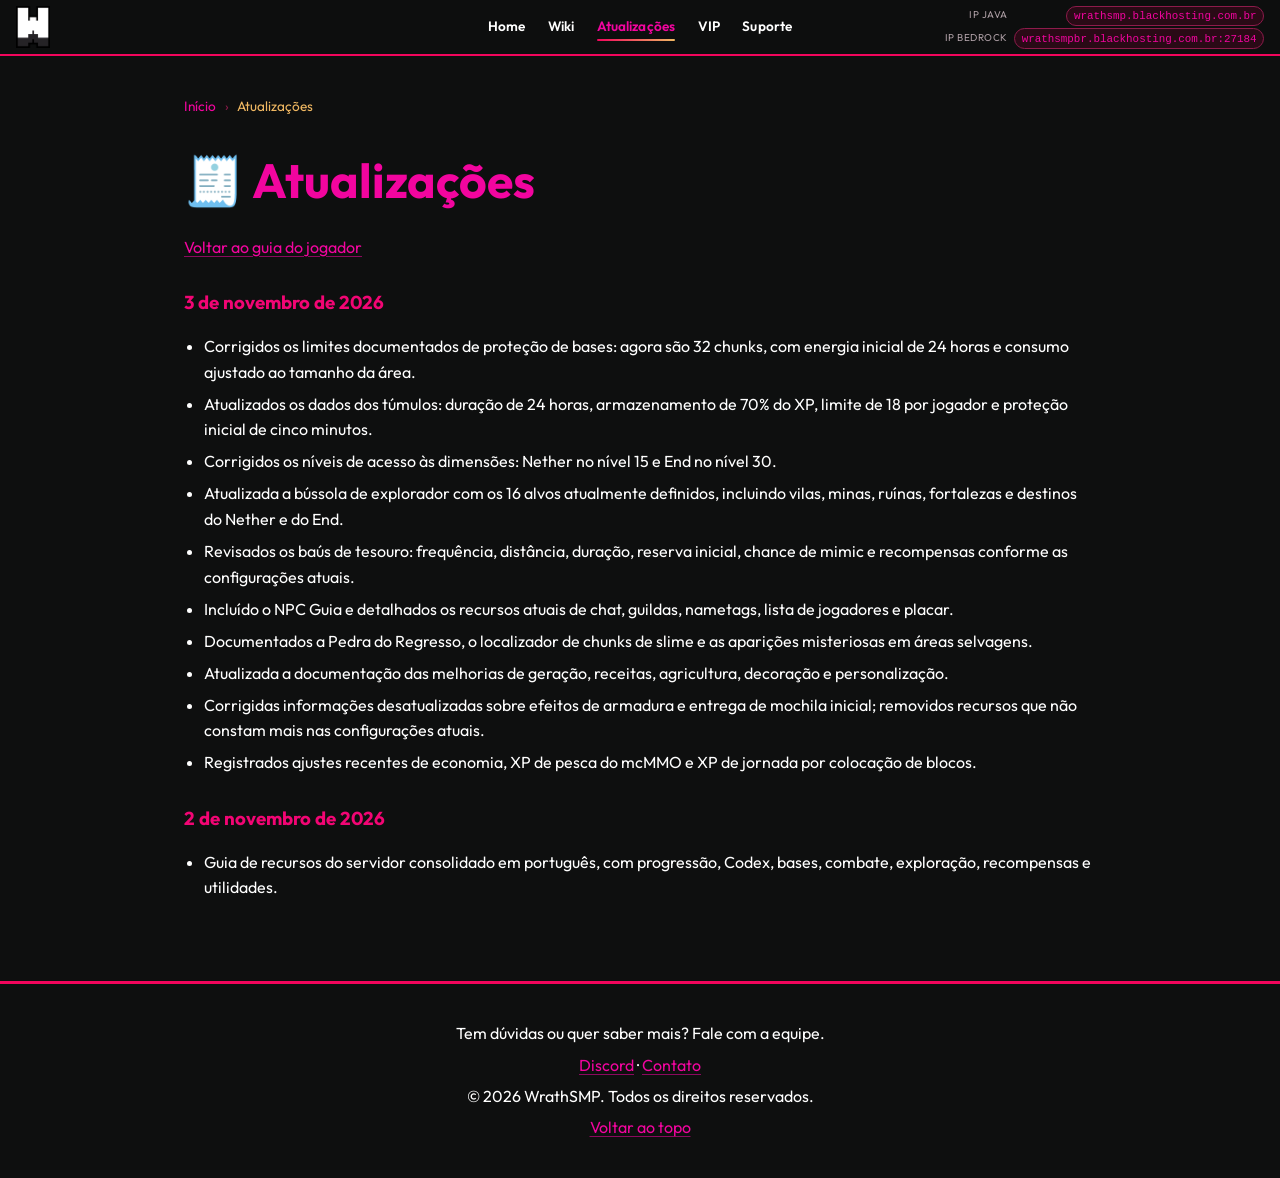
<file: view/changelog.html>
<!DOCTYPE html>
<html lang="pt-BR">
<head>
    <meta charset="UTF-8">
    <meta name="viewport" content="width=device-width, initial-scale=1.0">
    <meta name="description" content="Histórico de atualizações e correções do WrathSMP.">
    <meta name="theme-color" content="#0E0F0F">
    <!-- Prévia do link em Discord e redes sociais -->
    <meta property="og:type" content="website">
    <meta property="og:locale" content="pt_BR">
    <meta property="og:title" content="WrathSMP - Atualizações">
    <meta property="og:description" content="Histórico de atualizações e correções do WrathSMP.">
    <meta property="og:image" content="../assets/img/background.webp">
    <meta name="twitter:card" content="summary_large_image">
    <title>WrathSMP - Atualizações</title>
    <link rel="icon" href="../assets/img/wrathsmp_icon.webp">
    <link rel="preconnect" href="https://fonts.googleapis.com">
    <link rel="preconnect" href="https://fonts.gstatic.com" crossorigin>
    <link href="https://fonts.googleapis.com/css2?family=Outfit:wght@400;600;700;800&display=swap" rel="stylesheet">
    <link rel="stylesheet" href="../css/style.css">
    <script src="../js/script.js" defer></script>
</head>
<body>
    <a class="skip-link" href="#content">Pular para o conteúdo</a>

    <header id="top">
        <img src="../assets/img/wrathsmp_logo_W.webp" alt="WrathSMP" id="logo">

        <nav id="topbar" aria-label="Navegação principal">
            <a href="../index.html">Home</a>
            <a href="wiki.html">Wiki</a>
            <a href="changelog.html" aria-current="page">Atualizações</a>
            <a href="vip.html">VIP</a>
            <a href="suporte.html">Suporte</a>
        </nav>

        <div id="ips">
            <dl>
                <dt>IP Java</dt>
                <dd><button type="button" class="ip-copy" data-tooltip="Clique para copiar" aria-label="Copiar IP Java"><code>wrathsmp.blackhosting.com.br</code></button></dd>
                <dt>IP Bedrock</dt>
                <dd><button type="button" class="ip-copy" data-tooltip="Clique para copiar" aria-label="Copiar IP Bedrock"><code>wrathsmpbr.blackhosting.com.br:27184</code></button></dd>
            </dl>
            <p id="copy-status" role="status" aria-live="polite"></p>
        </div>
    </header>

    <main id="content">
        <article id="changelog">
        <nav class="wiki-breadcrumb" aria-label="Trilha de navegação">
            <a href="../index.html">Início</a> <span aria-hidden="true">›</span>
            <span aria-current="page">Atualizações</span>
        </nav>

        <h1>🧾 Atualizações</h1>
        <p><a href="wiki.html">Voltar ao guia do jogador</a></p>
<h3 id="3-de-novembro-de-2026">3 de novembro de 2026</h3>
<ul><li>Corrigidos os limites documentados de proteção de bases: agora são 32 chunks, com energia inicial de 24 horas e consumo ajustado ao tamanho da área.</li><li>Atualizados os dados dos túmulos: duração de 24 horas, armazenamento de 70% do XP, limite de 18 por jogador e proteção inicial de cinco minutos.</li><li>Corrigidos os níveis de acesso às dimensões: Nether no nível 15 e End no nível 30.</li><li>Atualizada a bússola de explorador com os 16 alvos atualmente definidos, incluindo vilas, minas, ruínas, fortalezas e destinos do Nether e do End.</li><li>Revisados os baús de tesouro: frequência, distância, duração, reserva inicial, chance de mimic e recompensas conforme as configurações atuais.</li><li>Incluído o NPC Guia e detalhados os recursos atuais de chat, guildas, nametags, lista de jogadores e placar.</li><li>Documentados a Pedra do Regresso, o localizador de chunks de slime e as aparições misteriosas em áreas selvagens.</li><li>Atualizada a documentação das melhorias de geração, receitas, agricultura, decoração e personalização.</li><li>Corrigidas informações desatualizadas sobre efeitos de armadura e entrega de mochila inicial; removidos recursos que não constam mais nas configurações atuais.</li><li>Registrados ajustes recentes de economia, XP de pesca do mcMMO e XP de jornada por colocação de blocos.</li></ul>
<h3 id="2-de-novembro-de-2026">2 de novembro de 2026</h3>
<ul><li>Guia de recursos do servidor consolidado em português, com progressão, Codex, bases, combate, exploração, recompensas e utilidades.</li></ul>
        </article>
    </main>

    <footer id="bottom">
        <p>Tem dúvidas ou quer saber mais? Fale com a equipe.</p>
        <p><a href="SEU_LINK_DO_DISCORD">Discord</a> &middot;
        <a href="mailto:SEU_EMAIL@EXEMPLO.COM">Contato</a></p>
        <p>&copy; 2026 WrathSMP. Todos os direitos reservados.</p>
        <p><a href="#top">Voltar ao topo</a></p>
    </footer>
</body>
</html>
</file>
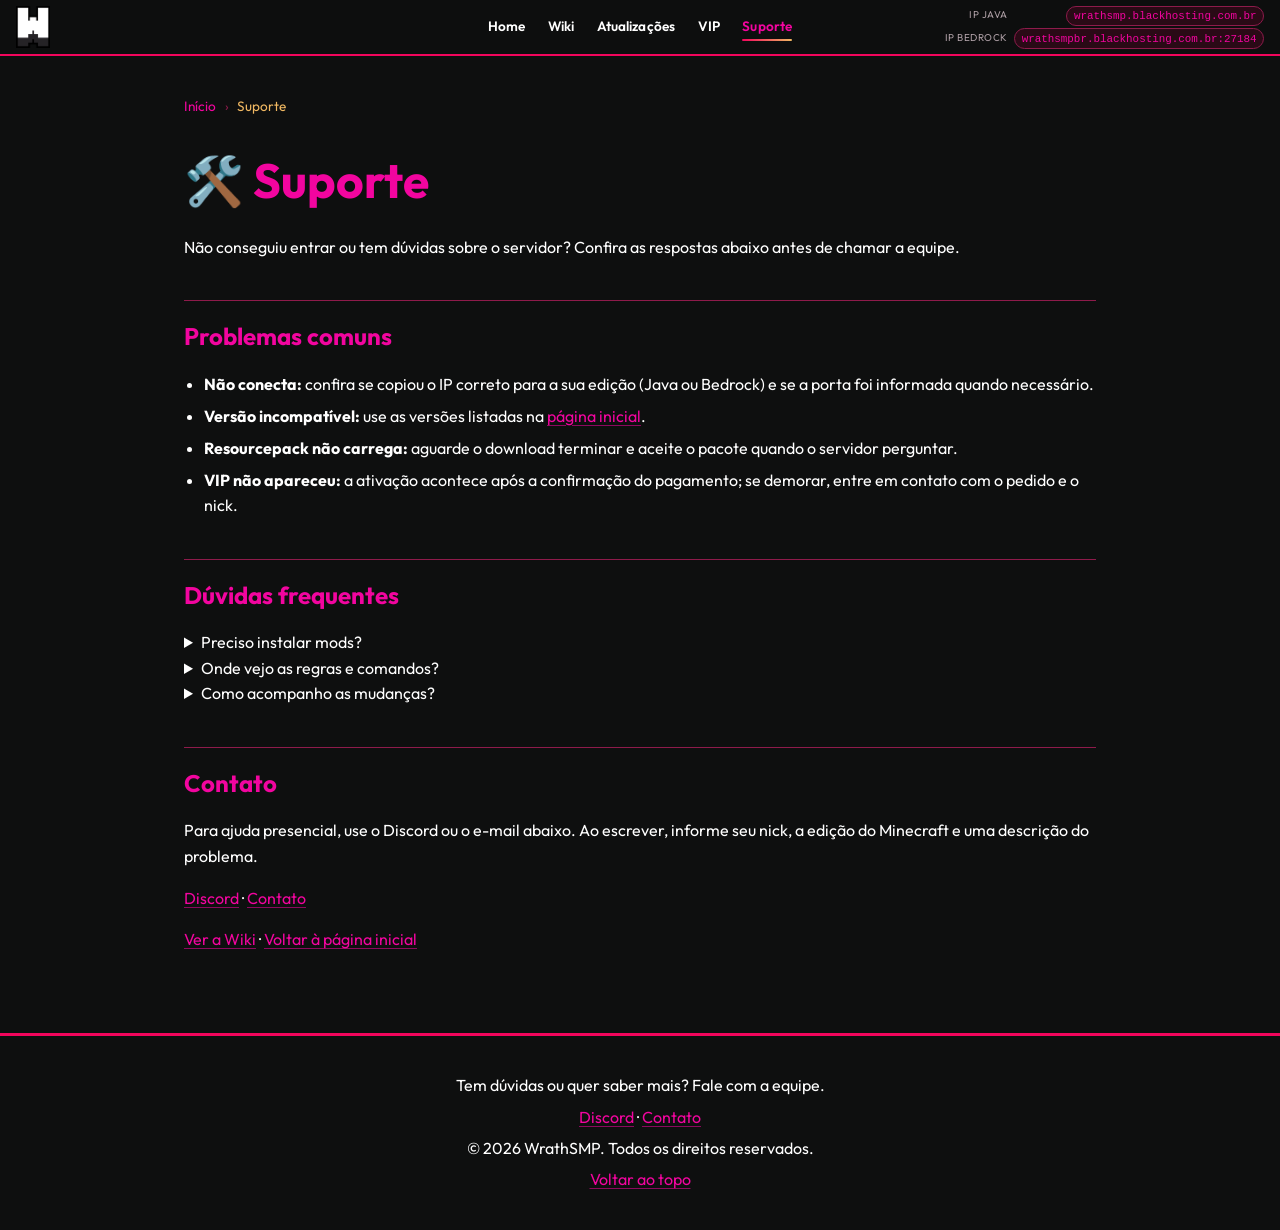
<file: view/suporte.html>
<!DOCTYPE html>
<html lang="pt-BR">
<head>
    <meta charset="UTF-8">
    <meta name="viewport" content="width=device-width, initial-scale=1.0">
    <meta name="description" content="Ajuda e suporte do WrathSMP: como entrar, IPs, versões e contato com a equipe.">
    <meta name="theme-color" content="#0E0F0F">
    <meta property="og:type" content="website">
    <meta property="og:locale" content="pt_BR">
    <meta property="og:title" content="WrathSMP - Suporte">
    <meta property="og:description" content="Ajuda e suporte do WrathSMP: como entrar, IPs, versões e contato com a equipe.">
    <meta property="og:image" content="../assets/img/background.webp">
    <meta name="twitter:card" content="summary_large_image">
    <title>WrathSMP - Suporte</title>
    <link rel="icon" href="../assets/img/wrathsmp_icon.webp">
    <link rel="preconnect" href="https://fonts.googleapis.com">
    <link rel="preconnect" href="https://fonts.gstatic.com" crossorigin>
    <link href="https://fonts.googleapis.com/css2?family=Outfit:wght@400;600;700;800&display=swap" rel="stylesheet">
    <link rel="stylesheet" href="../css/style.css">
    <script src="../js/script.js" defer></script>
</head>
<body>
    <a class="skip-link" href="#content">Pular para o conteúdo</a>

    <header id="top">
        <img src="../assets/img/wrathsmp_logo_W.webp" alt="WrathSMP" id="logo">

        <nav id="topbar" aria-label="Navegação principal">
            <a href="../index.html">Home</a>
            <a href="wiki.html">Wiki</a>
            <a href="changelog.html">Atualizações</a>
            <a href="vip.html">VIP</a>
            <a href="suporte.html" aria-current="page">Suporte</a>
        </nav>

        <div id="ips">
            <dl>
                <dt>IP Java</dt>
                <dd><button type="button" class="ip-copy" data-tooltip="Clique para copiar" aria-label="Copiar IP Java"><code>wrathsmp.blackhosting.com.br</code></button></dd>
                <dt>IP Bedrock</dt>
                <dd><button type="button" class="ip-copy" data-tooltip="Clique para copiar" aria-label="Copiar IP Bedrock"><code>wrathsmpbr.blackhosting.com.br:27184</code></button></dd>
            </dl>
            <p id="copy-status" role="status" aria-live="polite"></p>
        </div>
    </header>

    <main id="content">
        <article id="changelog">
        <nav class="wiki-breadcrumb" aria-label="Trilha de navegação">
            <a href="../index.html">Início</a> <span aria-hidden="true">›</span>
            <span aria-current="page">Suporte</span>
        </nav>

        <h1>🛠️ Suporte</h1>
        <p>Não conseguiu entrar ou tem dúvidas sobre o servidor? Confira as respostas abaixo antes de chamar a equipe.</p>

        <h2 id="problemas-comuns">Problemas comuns</h2>
        <ul>
            <li><strong>Não conecta:</strong> confira se copiou o IP correto para a sua edição (Java ou Bedrock) e se a porta foi informada quando necessário.</li>
            <li><strong>Versão incompatível:</strong> use as versões listadas na <a href="../index.html#versoes">página inicial</a>.</li>
            <li><strong>Resourcepack não carrega:</strong> aguarde o download terminar e aceite o pacote quando o servidor perguntar.</li>
            <li><strong>VIP não apareceu:</strong> a ativação acontece após a confirmação do pagamento; se demorar, entre em contato com o pedido e o nick.</li>
        </ul>

        <h2 id="duvidas">Dúvidas frequentes</h2>
        <details>
            <summary>Preciso instalar mods?</summary>
            <p>Não. O servidor usa plugins e resourcepacks gerenciados por ele.</p>
        </details>
        <details>
            <summary>Onde vejo as regras e comandos?</summary>
            <p>Na <a href="wiki.html">Wiki</a>, há um guia com progressão, comandos e utilidades do servidor.</p>
        </details>
        <details>
            <summary>Como acompanho as mudanças?</summary>
            <p>Acesse <a href="changelog.html">Atualizações</a> para ver o histórico de correções e novidades.</p>
        </details>

        <h2 id="contato">Contato</h2>
        <p>Para ajuda presencial, use o Discord ou o e-mail abaixo. Ao escrever, informe seu nick, a edição do Minecraft e uma descrição do problema.</p>
        <p><a href="SEU_LINK_DO_DISCORD">Discord</a> &middot;
        <a href="mailto:SEU_EMAIL@EXEMPLO.COM">Contato</a></p>

        <p><a href="wiki.html">Ver a Wiki</a> &middot; <a href="../index.html">Voltar à página inicial</a></p>
        </article>
    </main>

    <footer id="bottom">
        <p>Tem dúvidas ou quer saber mais? Fale com a equipe.</p>
        <p><a href="SEU_LINK_DO_DISCORD">Discord</a> &middot;
        <a href="mailto:SEU_EMAIL@EXEMPLO.COM">Contato</a></p>
        <p>&copy; 2026 WrathSMP. Todos os direitos reservados.</p>
        <p><a href="#top">Voltar ao topo</a></p>
    </footer>
</body>
</html>
</file>
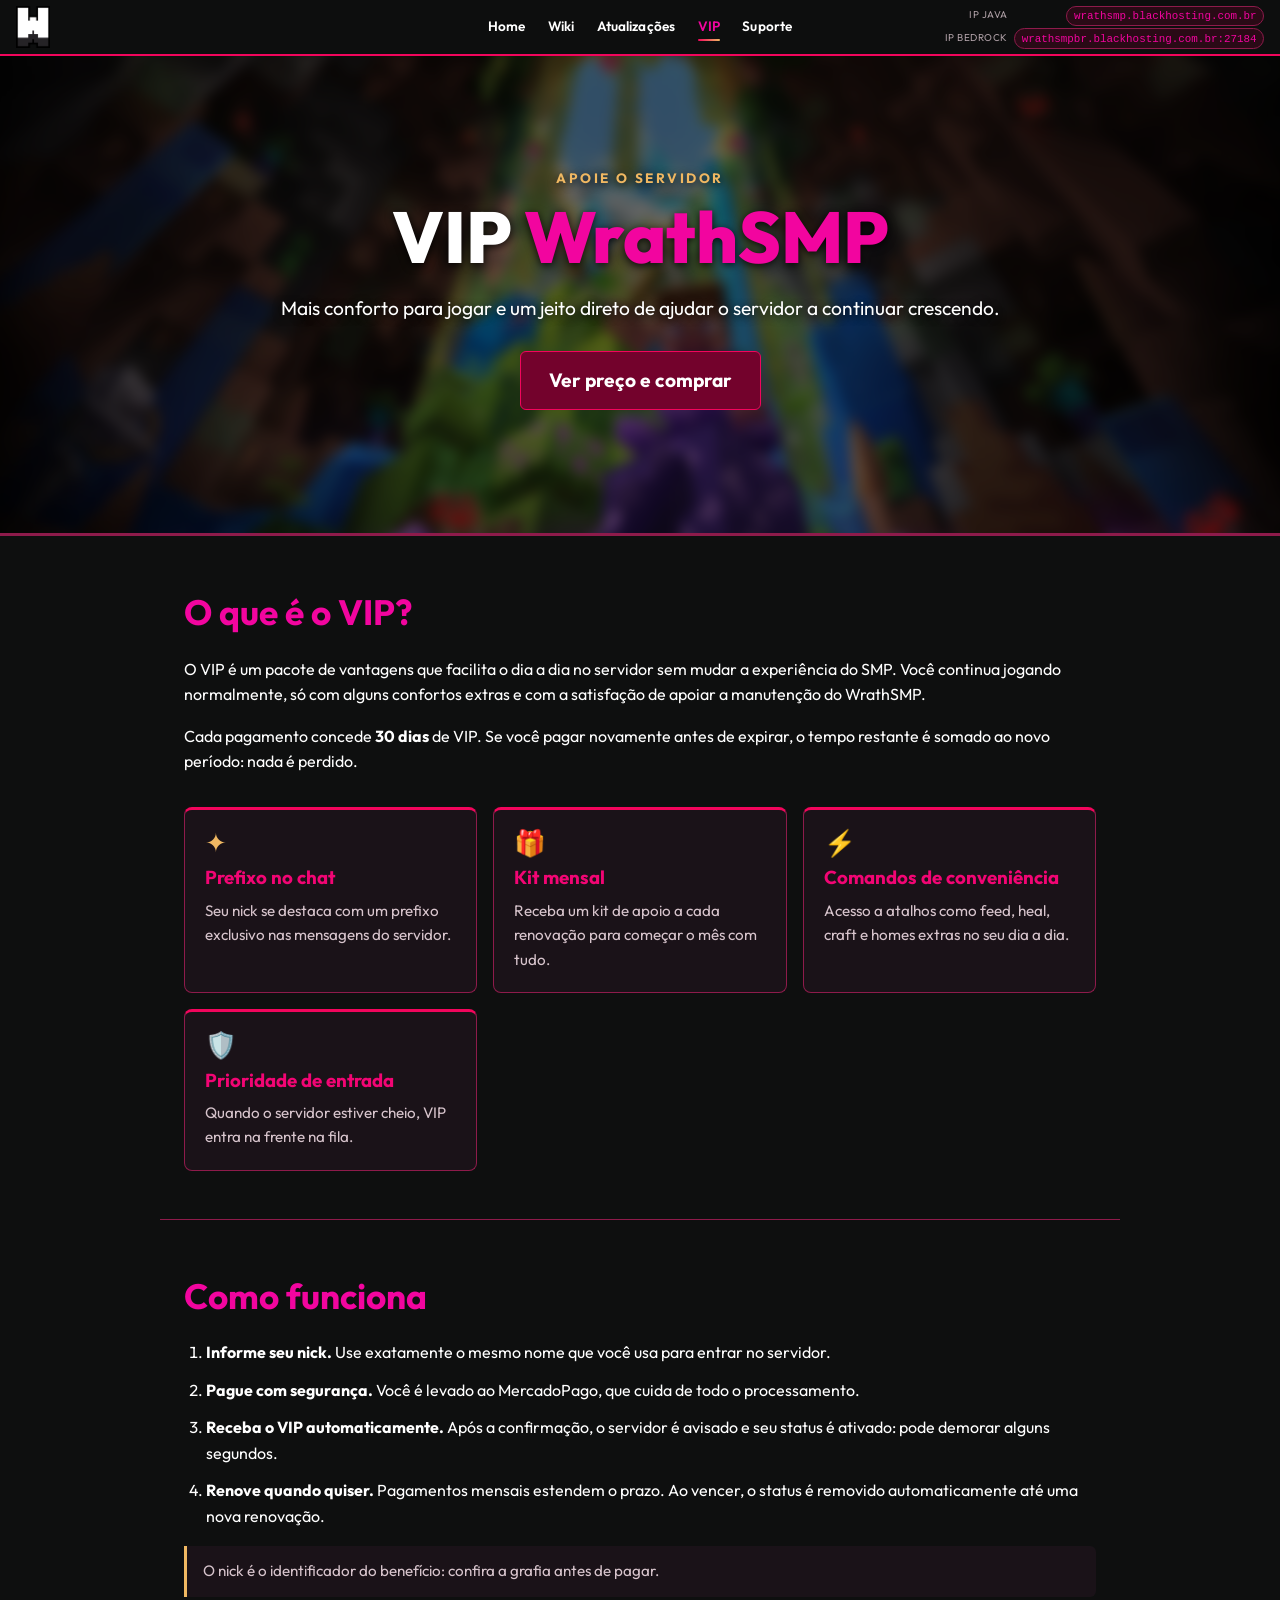
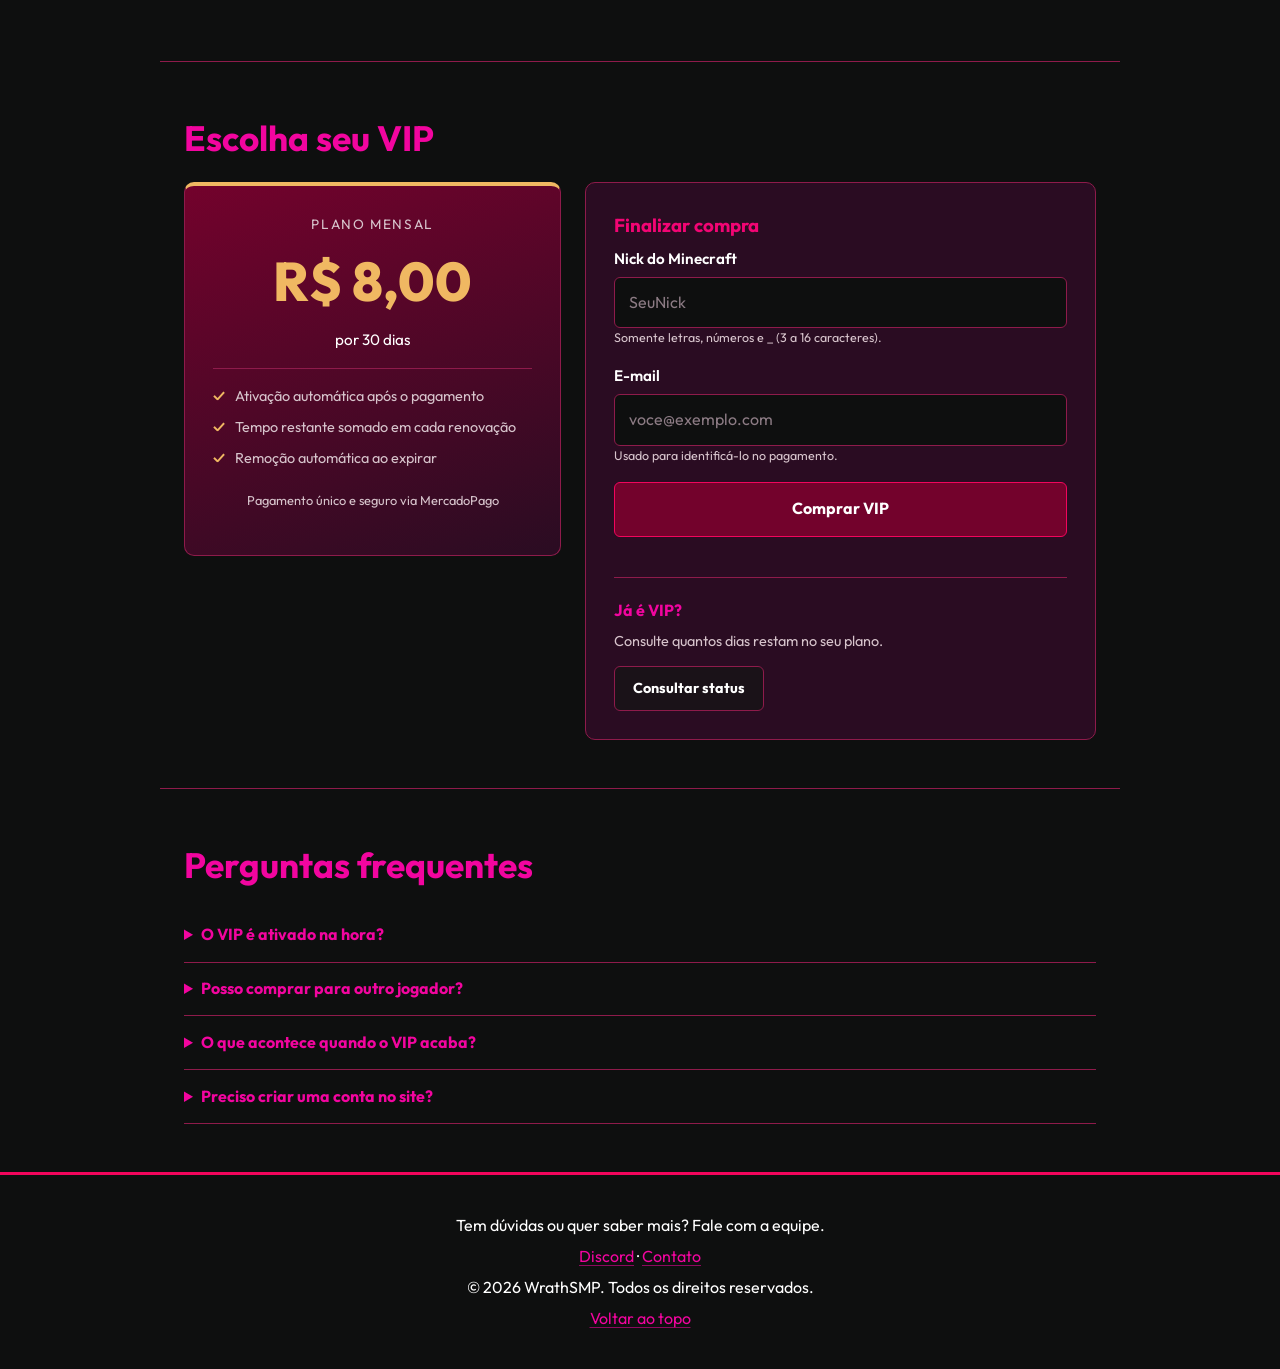
<file: view/vip.html>
<!DOCTYPE html>
<html lang="pt-BR">
<head>
    <meta charset="UTF-8">
    <meta name="viewport" content="width=device-width, initial-scale=1.0">
    <meta name="description" content="Seja VIP no WrathSMP: vantagens no servidor, pagamento seguro pelo MercadoPago e renovação mensal automática.">
    <meta name="theme-color" content="#0E0F0F">
    <meta property="og:type" content="website">
    <meta property="og:locale" content="pt_BR">
    <meta property="og:title" content="WrathSMP - VIP">
    <meta property="og:description" content="Vantagens, preço e compra do VIP do WrathSMP.">
    <meta property="og:image" content="../assets/img/background.webp">
    <meta name="twitter:card" content="summary_large_image">
    <title>WrathSMP - VIP</title>
    <link rel="icon" href="../assets/img/wrathsmp_icon.webp">
    <link rel="preconnect" href="https://fonts.googleapis.com">
    <link rel="preconnect" href="https://fonts.gstatic.com" crossorigin>
    <link href="https://fonts.googleapis.com/css2?family=Outfit:wght@400;600;700;800&display=swap" rel="stylesheet">
    <link rel="stylesheet" href="../css/style.css">
    <link rel="stylesheet" href="../css/vip.css">
    <script src="../js/script.js" defer></script>
    <script src="../js/vip.js" defer></script>
</head>
<body>
    <a class="skip-link" href="#vip-page">Pular para o conteúdo</a>

    <header id="top">
        <img src="../assets/img/wrathsmp_logo_W.webp" alt="WrathSMP" id="logo">

        <nav id="topbar" aria-label="Navegação principal">
            <a href="../index.html">Home</a>
            <a href="wiki.html">Wiki</a>
            <a href="changelog.html">Atualizações</a>
            <a href="vip.html" aria-current="page">VIP</a>
            <a href="suporte.html">Suporte</a>
        </nav>

        <div id="ips">
            <dl>
                <dt>IP Java</dt>
                <dd><button type="button" class="ip-copy" data-tooltip="Clique para copiar" aria-label="Copiar IP Java"><code>wrathsmp.blackhosting.com.br</code></button></dd>
                <dt>IP Bedrock</dt>
                <dd><button type="button" class="ip-copy" data-tooltip="Clique para copiar" aria-label="Copiar IP Bedrock"><code>wrathsmpbr.blackhosting.com.br:27184</code></button></dd>
            </dl>
            <p id="copy-status" role="status" aria-live="polite"></p>
        </div>
    </header>

    <main id="vip-page">
        <!-- Apresentação -->
        <section class="vip-hero" aria-labelledby="vip-titulo">
            <img src="../assets/img/background.webp" alt="" class="vip-hero-bg">
            <div class="vip-hero-content">
                <p class="vip-eyebrow">Apoie o servidor</p>
                <h1 id="vip-titulo">VIP <span>WrathSMP</span></h1>
                <p>Mais conforto para jogar e um jeito direto de ajudar o servidor a continuar crescendo.</p>
                <p><a class="vip-hero-cta" href="#vip-comprar">Ver preço e comprar</a></p>
            </div>
        </section>

        <!-- Informações sobre o VIP vêm antes do preço -->
        <section id="vip-info" class="vip-section" aria-labelledby="vip-info-titulo">
            <h2 id="vip-info-titulo">O que é o VIP?</h2>
            <p>
                O VIP é um pacote de vantagens que facilita o dia a dia no servidor sem mudar a
                experiência do SMP. Você continua jogando normalmente, só com alguns confortos
                extras e com a satisfação de apoiar a manutenção do WrathSMP.
            </p>
            <p>
                Cada pagamento concede <strong data-vip-days>30 dias</strong> de VIP. Se você pagar
                novamente antes de expirar, o tempo restante é somado ao novo período: nada é perdido.
            </p>

            <!-- Ajuste esta lista com as vantagens reais do seu servidor -->
            <ul class="vip-benefits">
                <li>
                    <span class="vip-benefit-icon" aria-hidden="true">✦</span>
                    <h3>Prefixo no chat</h3>
                    <p>Seu nick se destaca com um prefixo exclusivo nas mensagens do servidor.</p>
                </li>
                <li>
                    <span class="vip-benefit-icon" aria-hidden="true">🎁</span>
                    <h3>Kit mensal</h3>
                    <p>Receba um kit de apoio a cada renovação para começar o mês com tudo.</p>
                </li>
                <li>
                    <span class="vip-benefit-icon" aria-hidden="true">⚡</span>
                    <h3>Comandos de conveniência</h3>
                    <p>Acesso a atalhos como feed, heal, craft e homes extras no seu dia a dia.</p>
                </li>
                <li>
                    <span class="vip-benefit-icon" aria-hidden="true">🛡️</span>
                    <h3>Prioridade de entrada</h3>
                    <p>Quando o servidor estiver cheio, VIP entra na frente na fila.</p>
                </li>
            </ul>
        </section>

        <section id="vip-como-funciona" class="vip-section" aria-labelledby="vip-como-titulo">
            <h2 id="vip-como-titulo">Como funciona</h2>
            <ol class="vip-steps">
                <li><strong>Informe seu nick.</strong> Use exatamente o mesmo nome que você usa para entrar no servidor.</li>
                <li><strong>Pague com segurança.</strong> Você é levado ao MercadoPago, que cuida de todo o processamento.</li>
                <li><strong>Receba o VIP automaticamente.</strong> Após a confirmação, o servidor é avisado e seu status é ativado: pode demorar alguns segundos.</li>
                <li><strong>Renove quando quiser.</strong> Pagamentos mensais estendem o prazo. Ao vencer, o status é removido automaticamente até uma nova renovação.</li>
            </ol>
            <p class="vip-note">
                O nick é o identificador do benefício: confira a grafia antes de pagar.
            </p>
        </section>

        <!-- Preço e compra -->
        <section id="vip-comprar" class="vip-section" aria-labelledby="vip-comprar-titulo">
            <h2 id="vip-comprar-titulo">Escolha seu VIP</h2>

            <!-- Mensagem de retorno do MercadoPago (?payment=...) -->
            <div id="vip-payment-notice" class="vip-notice" hidden role="status" aria-live="polite"></div>

            <div class="vip-checkout">
                <div class="vip-price-card">
                    <p class="vip-plan-label">Plano mensal</p>
                    <p class="vip-price" data-vip-price>R$ 8,00</p>
                    <p class="vip-price-period">por <span data-vip-days>30</span> dias</p>
                    <ul class="vip-price-list">
                        <li>Ativação automática após o pagamento</li>
                        <li>Tempo restante somado em cada renovação</li>
                        <li>Remoção automática ao expirar</li>
                    </ul>
                    <p class="vip-price-foot">Pagamento único e seguro via MercadoPago</p>
                </div>

                <div class="vip-form-card">
                    <h3>Finalizar compra</h3>
                    <form id="vip-form" novalidate>
                        <div class="vip-field">
                            <label for="vip-username">Nick do Minecraft</label>
                            <input type="text" id="vip-username" name="username" autocomplete="username"
                                   placeholder="SeuNick" minlength="3" maxlength="16" required>
                            <p class="vip-hint">Somente letras, números e _ (3 a 16 caracteres).</p>
                        </div>
                        <div class="vip-field">
                            <label for="vip-email">E-mail</label>
                            <input type="email" id="vip-email" name="email" autocomplete="email"
                                   placeholder="voce@exemplo.com" required>
                            <p class="vip-hint">Usado para identificá-lo no pagamento.</p>
                        </div>
                        <button type="submit" class="vip-button" id="vip-buy-button">
                            Comprar VIP
                        </button>
                    </form>

                    <p id="vip-form-status" class="vip-form-status" role="status" aria-live="polite"></p>

                    <div class="vip-status-box">
                        <h4>Já é VIP?</h4>
                        <p>Consulte quantos dias restam no seu plano.</p>
                        <button type="button" class="vip-button vip-button-secondary" id="vip-check-button">
                            Consultar status
                        </button>
                        <div id="vip-status-result" class="vip-status-result" role="status" aria-live="polite" hidden></div>
                    </div>
                </div>
            </div>
        </section>

        <section id="vip-faq" class="vip-section" aria-labelledby="vip-faq-titulo">
            <h2 id="vip-faq-titulo">Perguntas frequentes</h2>
            <details>
                <summary>O VIP é ativado na hora?</summary>
                <p>Assim que o MercadoPago confirmar o pagamento. A confirmação pode levar alguns segundos; entre no servidor novamente se o status não aparecer de imediato.</p>
            </details>
            <details>
                <summary>Posso comprar para outro jogador?</summary>
                <p>Informe o nick dele no formulário. Por isso, confira o nome com atenção antes de pagar.</p>
            </details>
            <details>
                <summary>O que acontece quando o VIP acaba?</summary>
                <p>O prazo é consultado em tempo real. Ao vencer, o servidor é avisado para remover as vantagens. Um novo pagamento concede outros <span data-vip-days>30</span> dias.</p>
            </details>
            <details>
                <summary>Preciso criar uma conta no site?</summary>
                <p>Não. Basta o nick e um e-mail para localizarmos seu pagamento e seu jogador.</p>
            </details>
        </section>
    </main>

    <footer id="bottom">
        <p>Tem dúvidas ou quer saber mais? Fale com a equipe.</p>
        <p><a href="SEU_LINK_DO_DISCORD">Discord</a> &middot;
        <a href="mailto:SEU_EMAIL@EXEMPLO.COM">Contato</a></p>
        <p>&copy; 2026 WrathSMP. Todos os direitos reservados.</p>
        <p><a href="#top">Voltar ao topo</a></p>
    </footer>
</body>
</html>
</file>
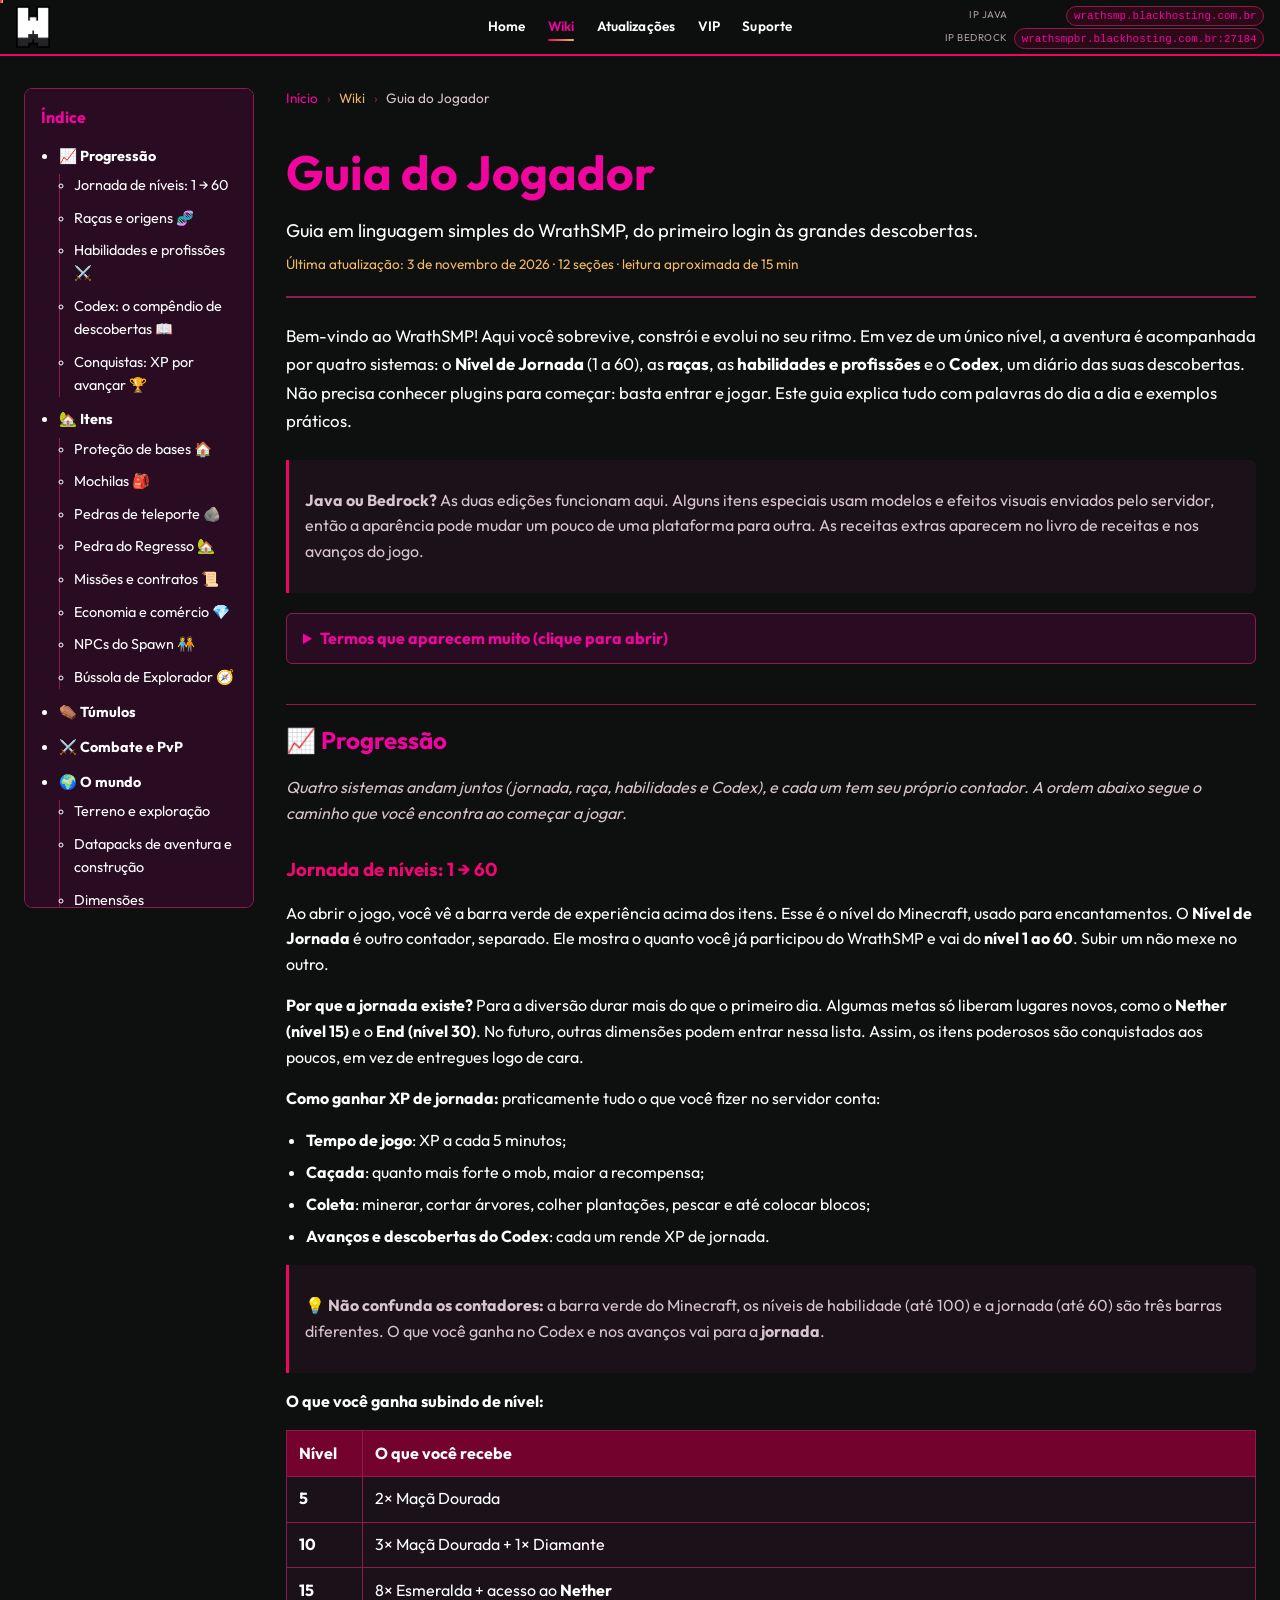
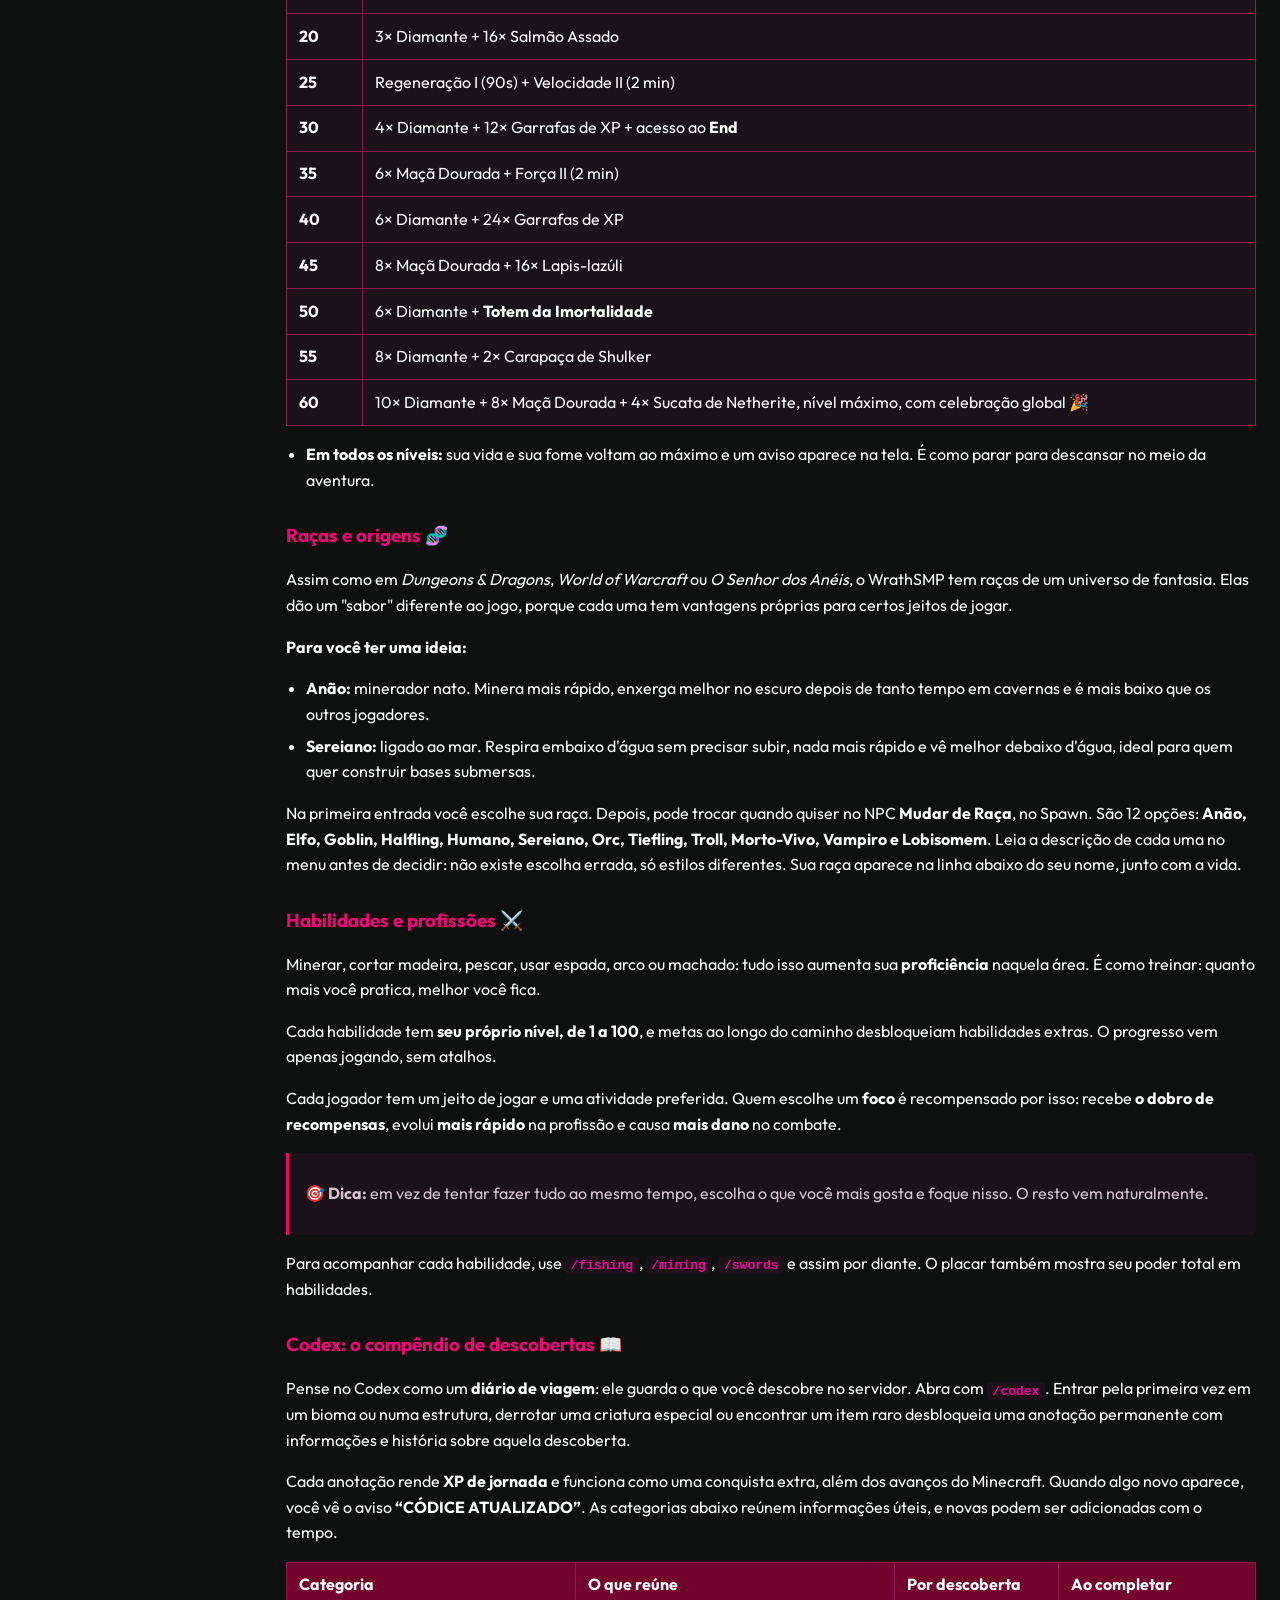
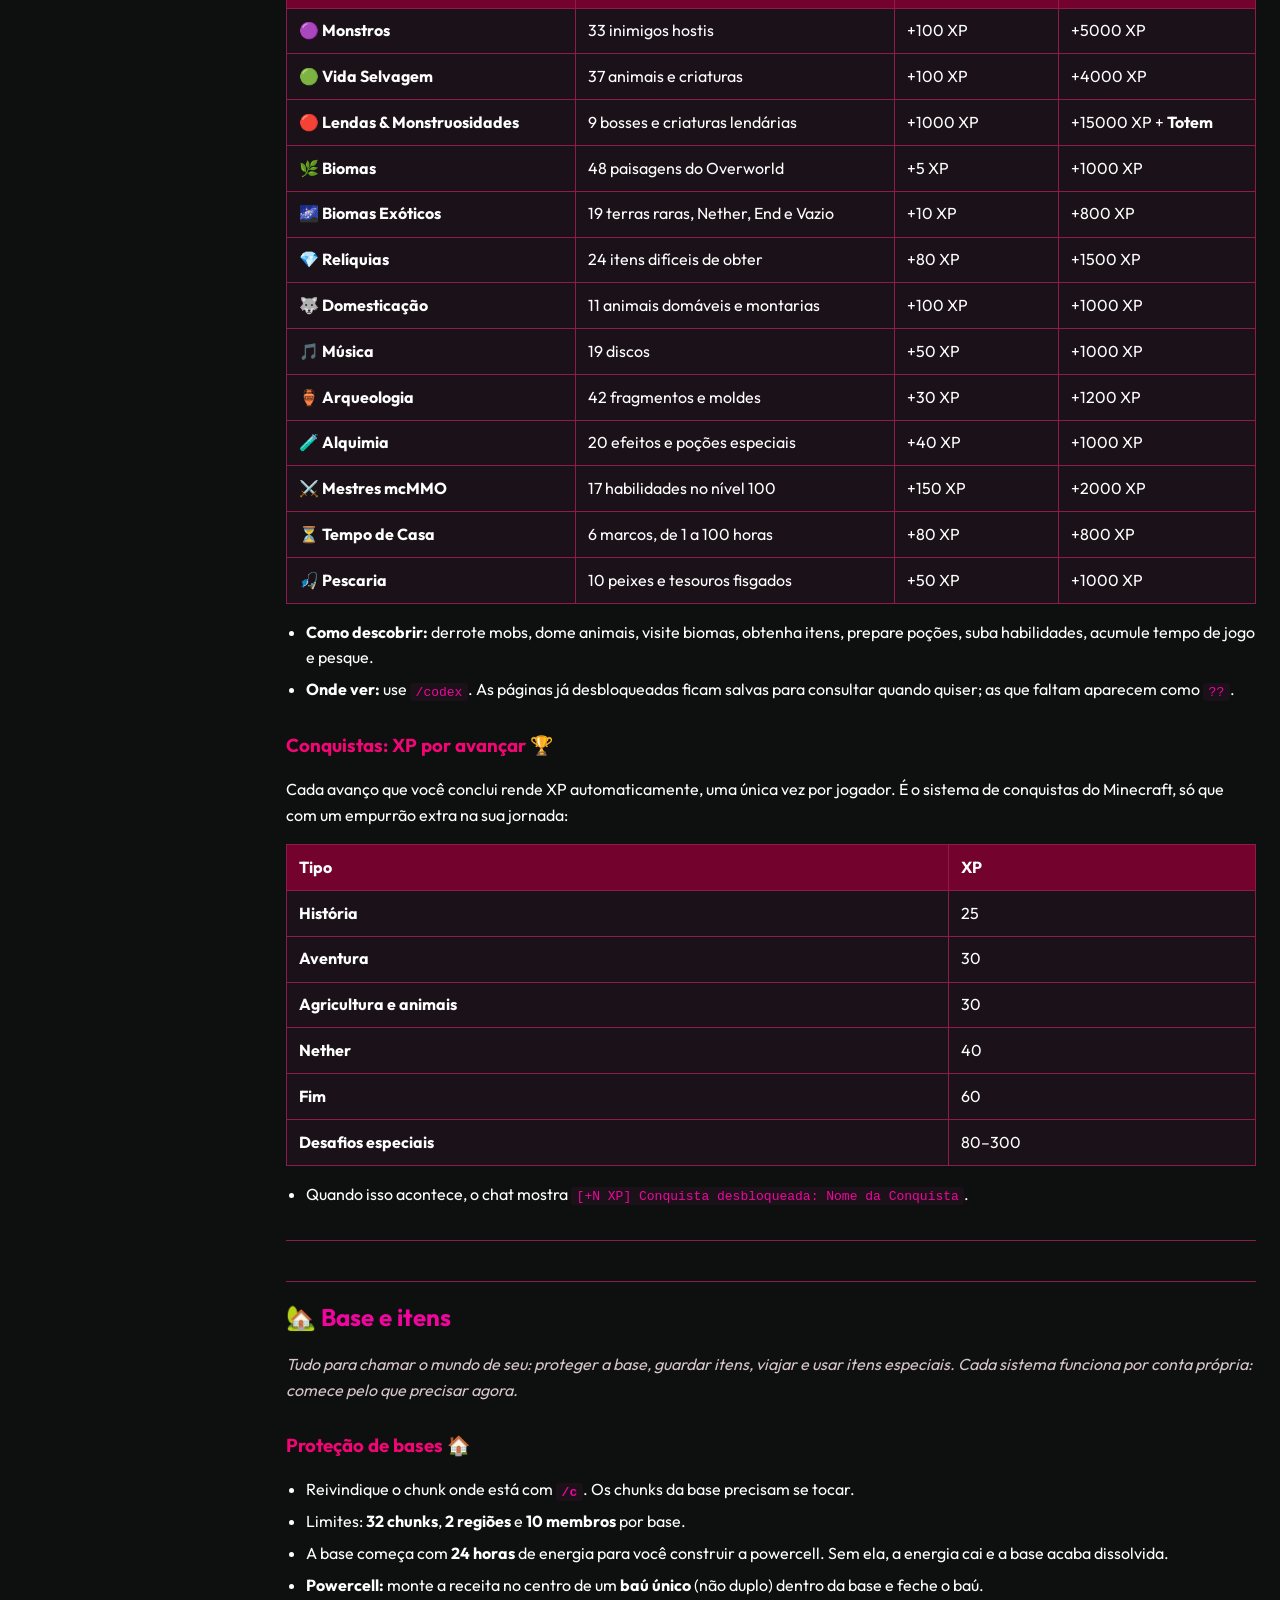
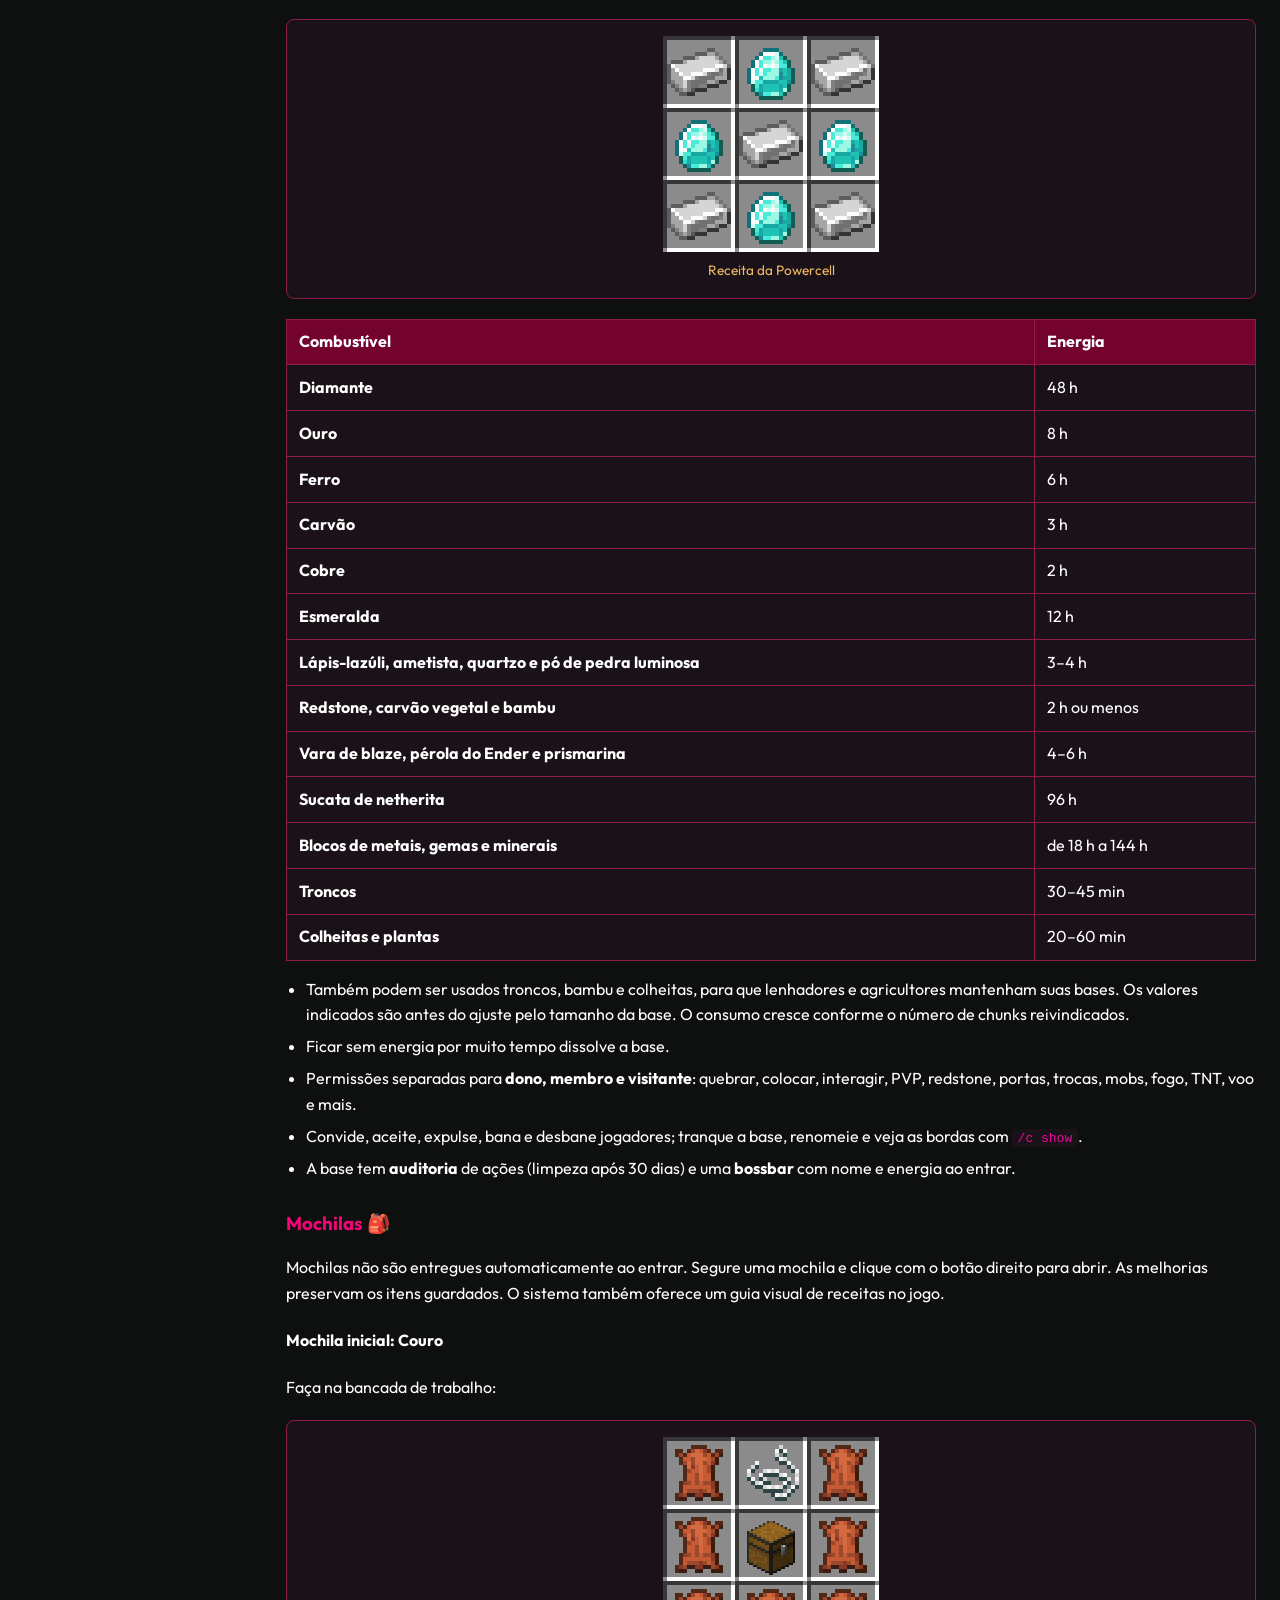
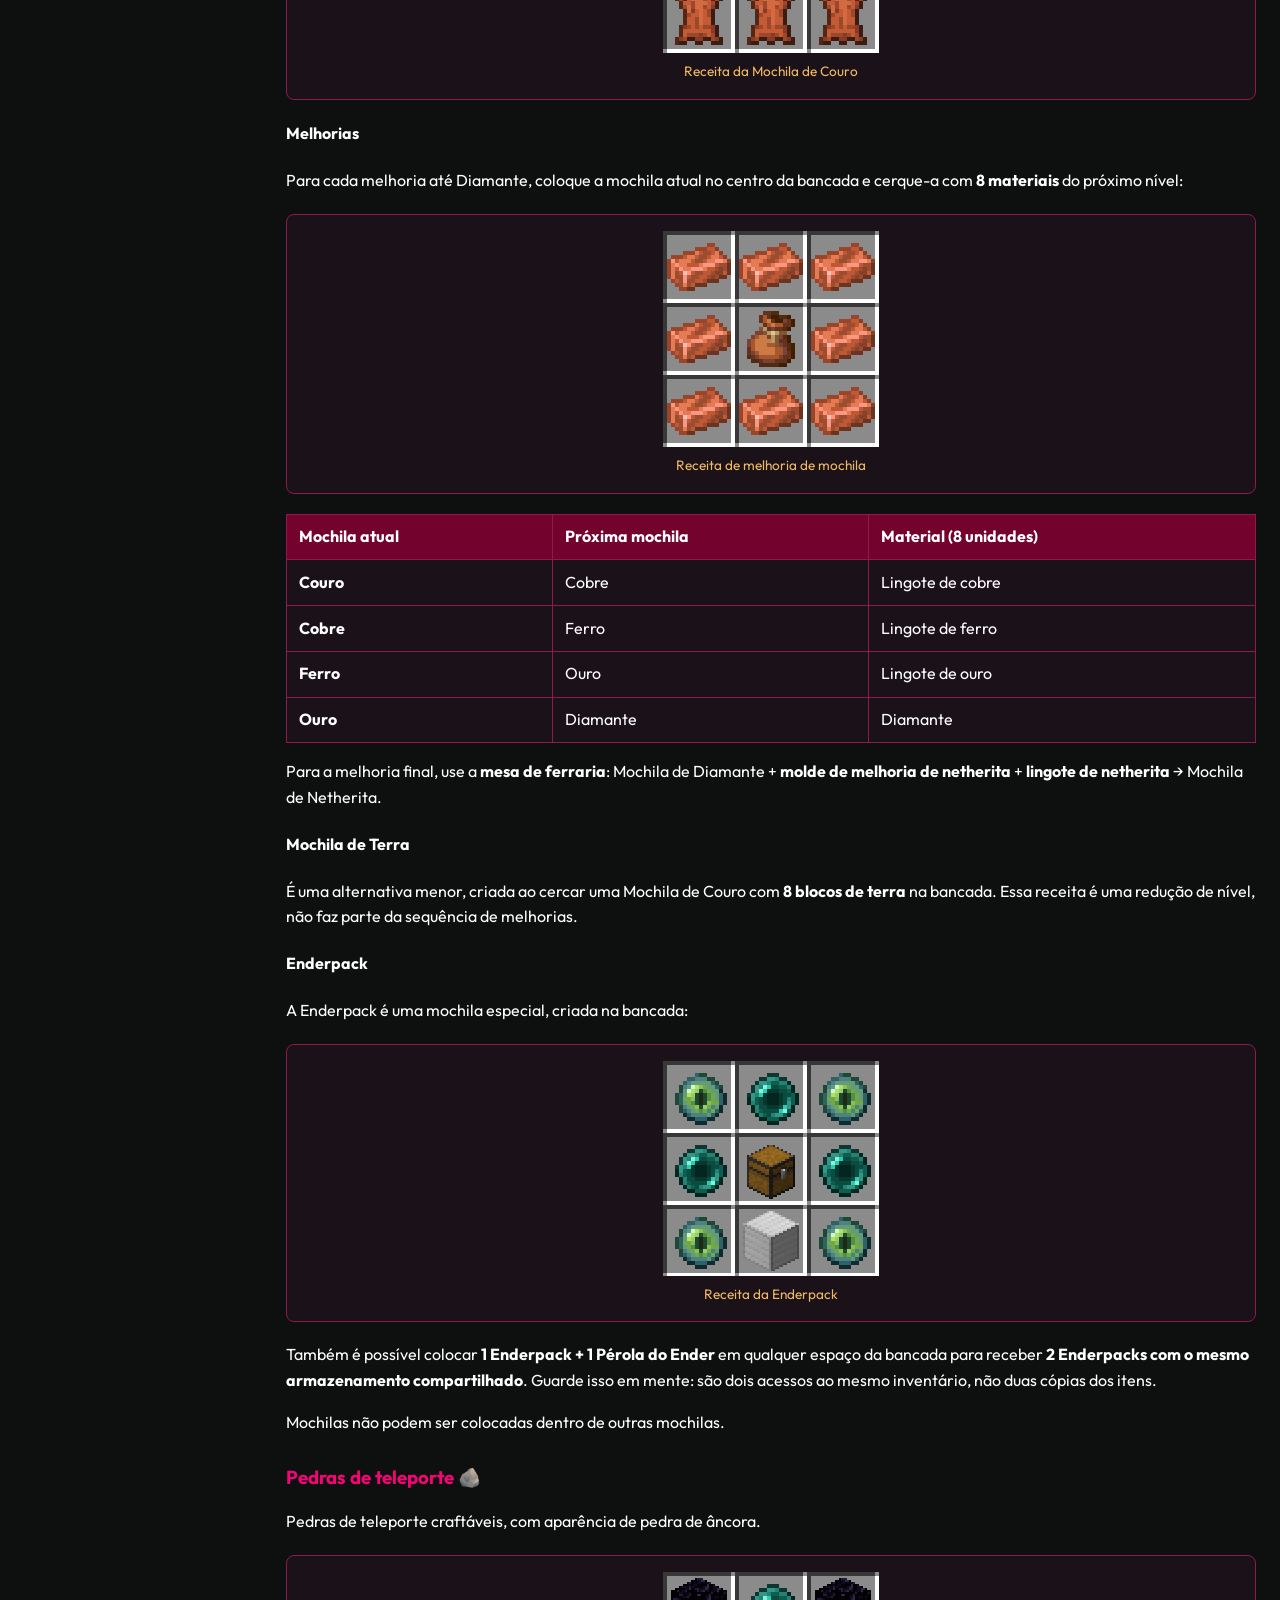
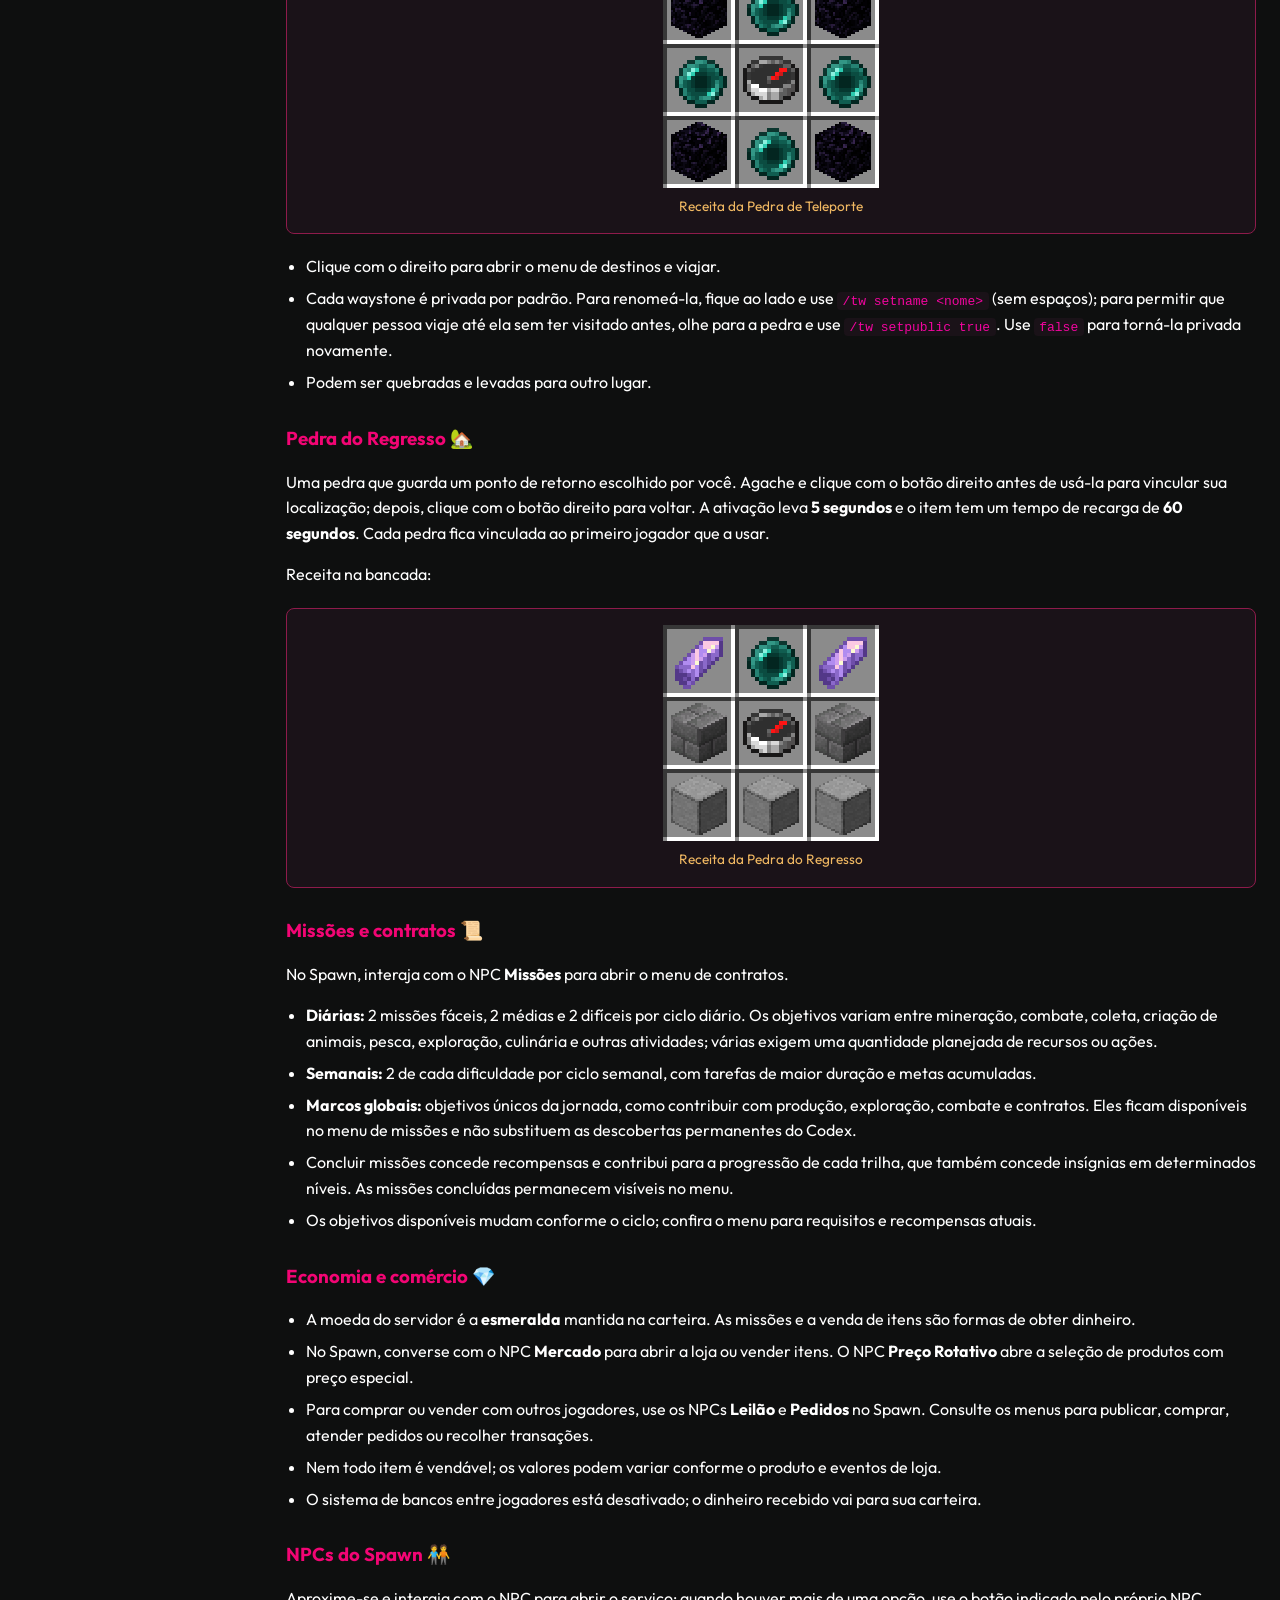
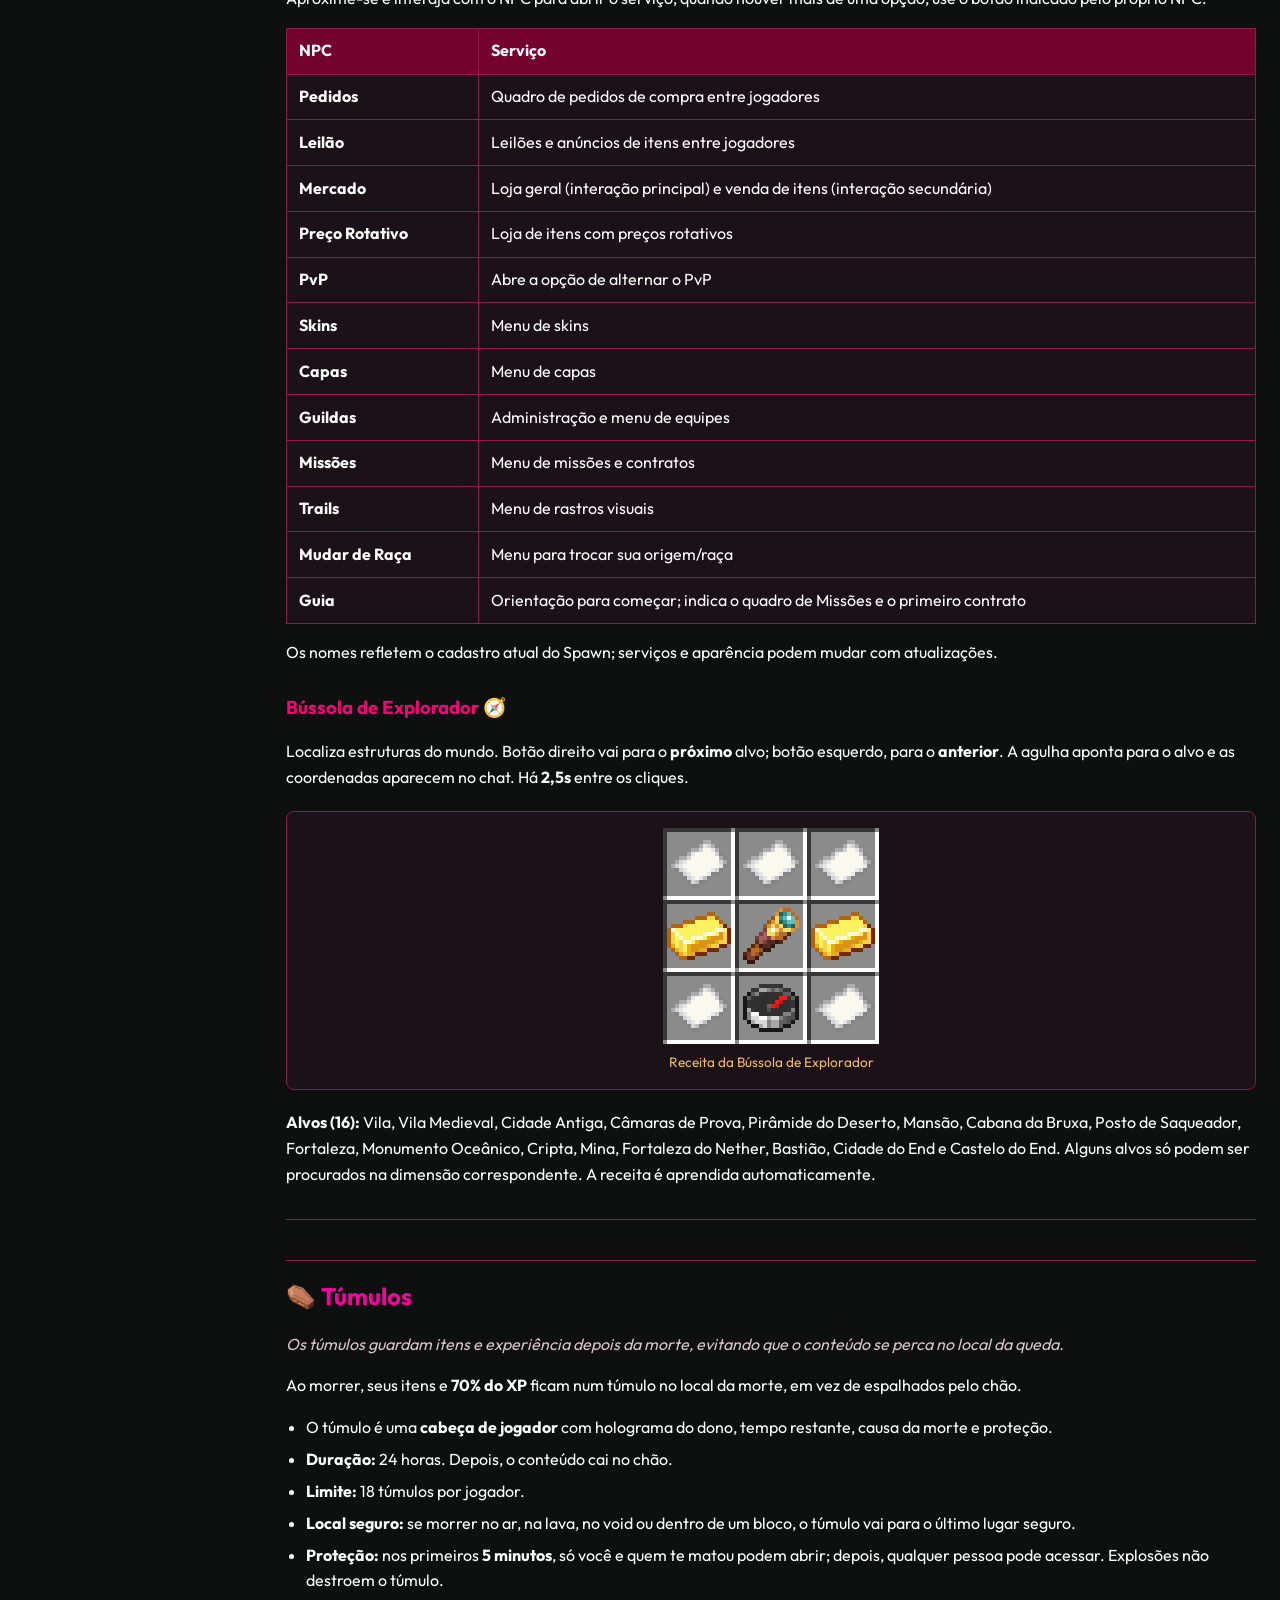
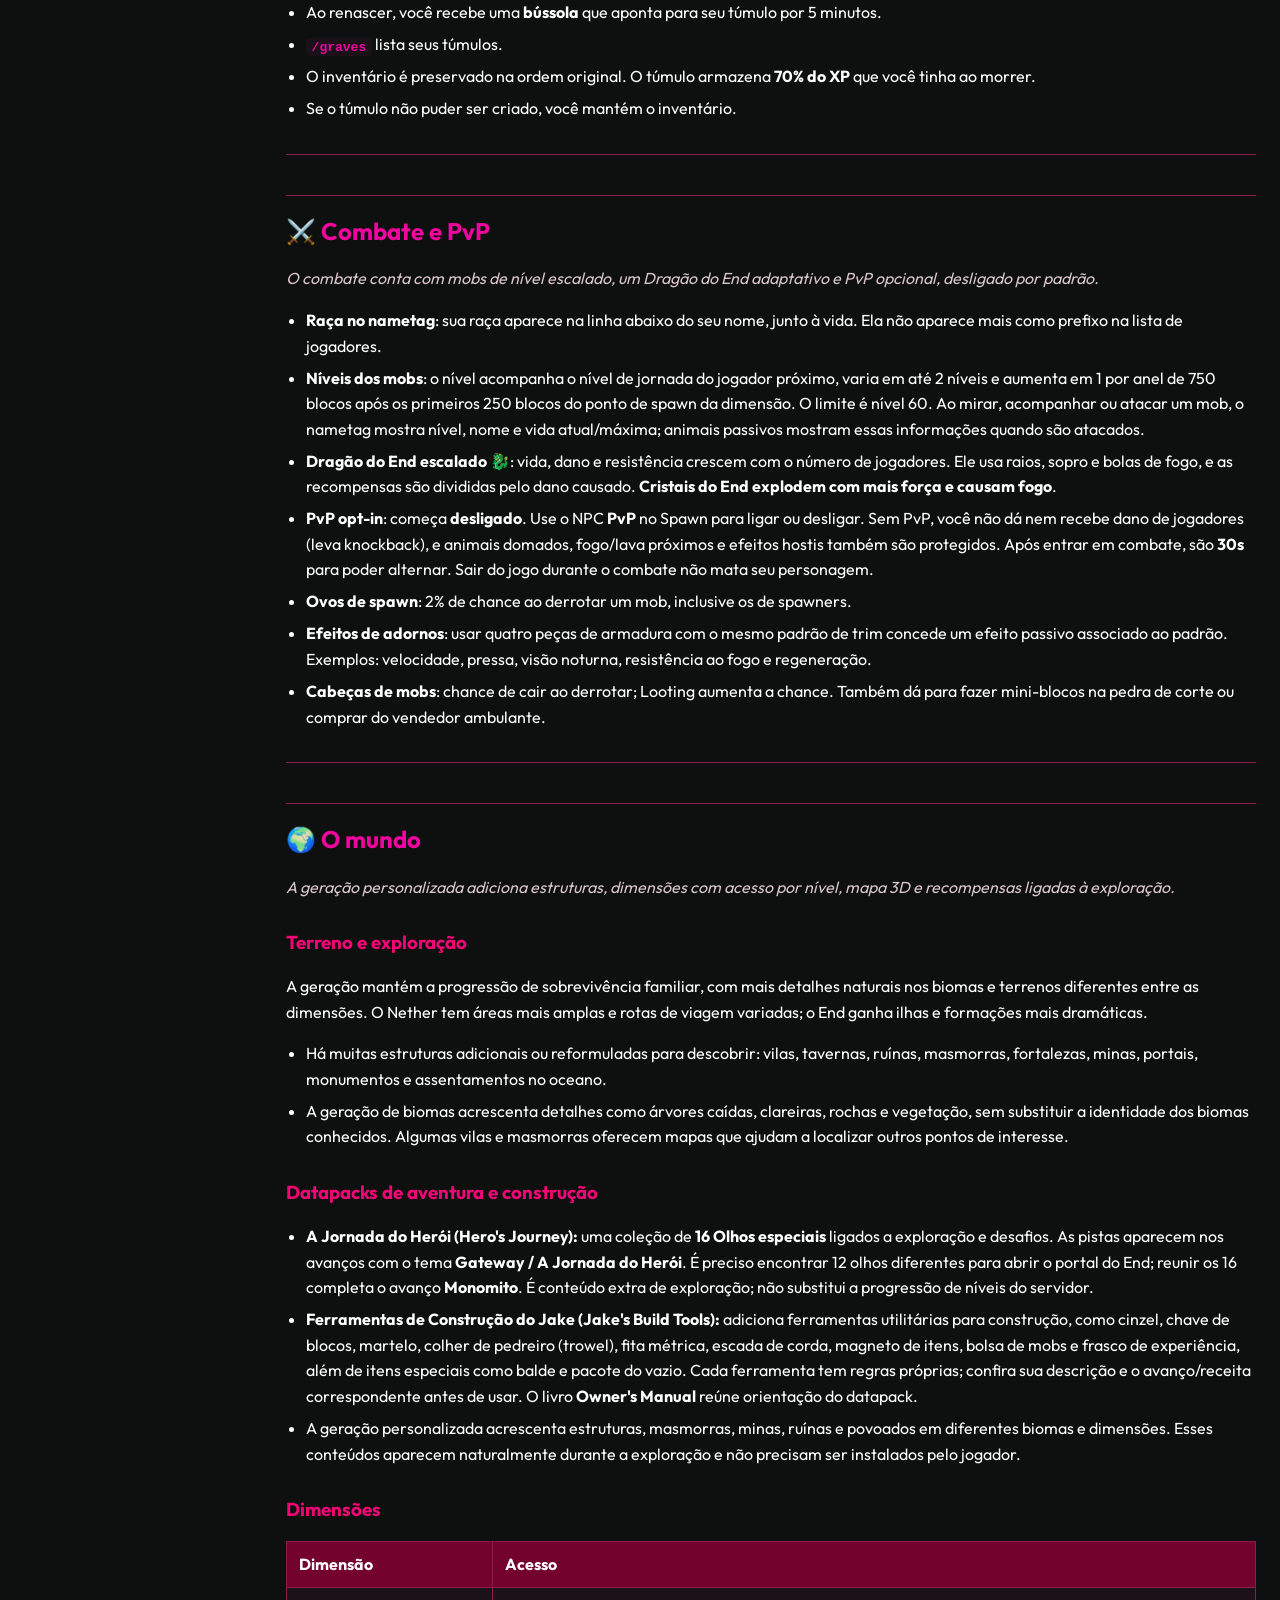
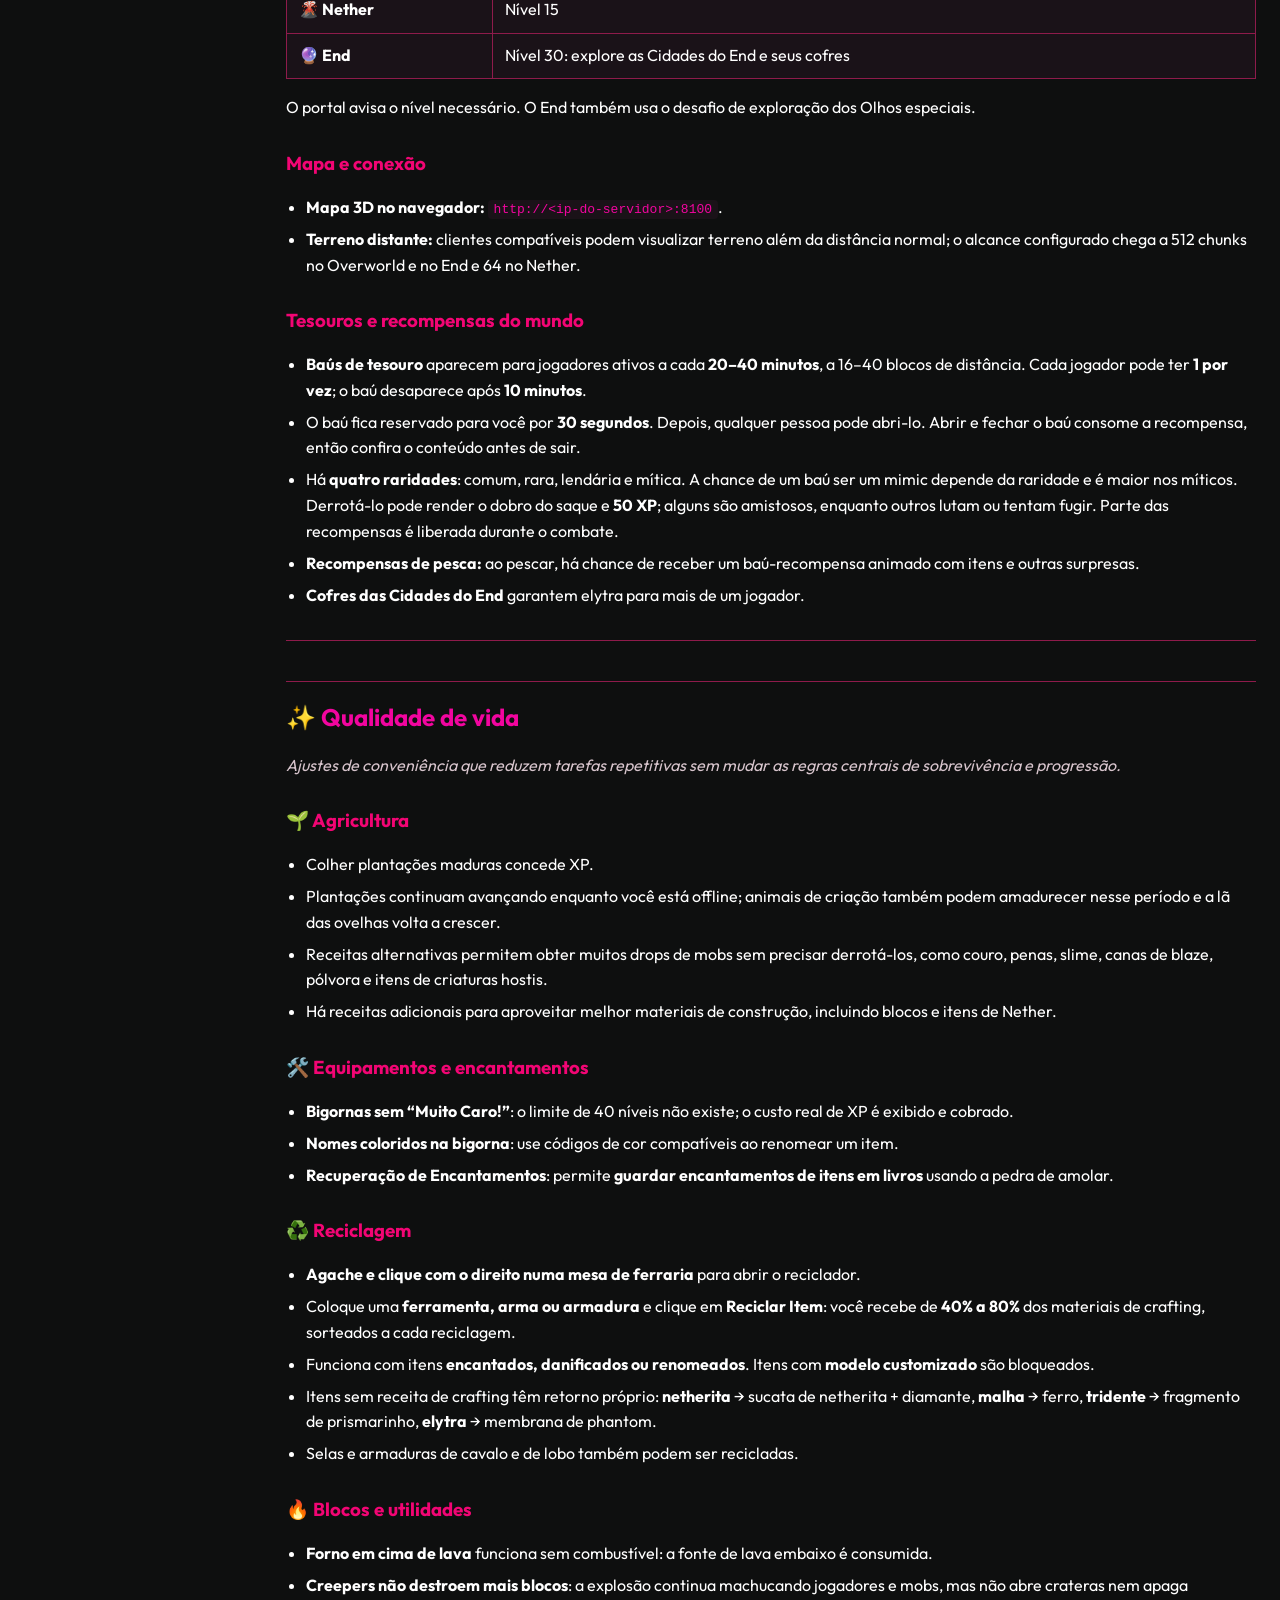
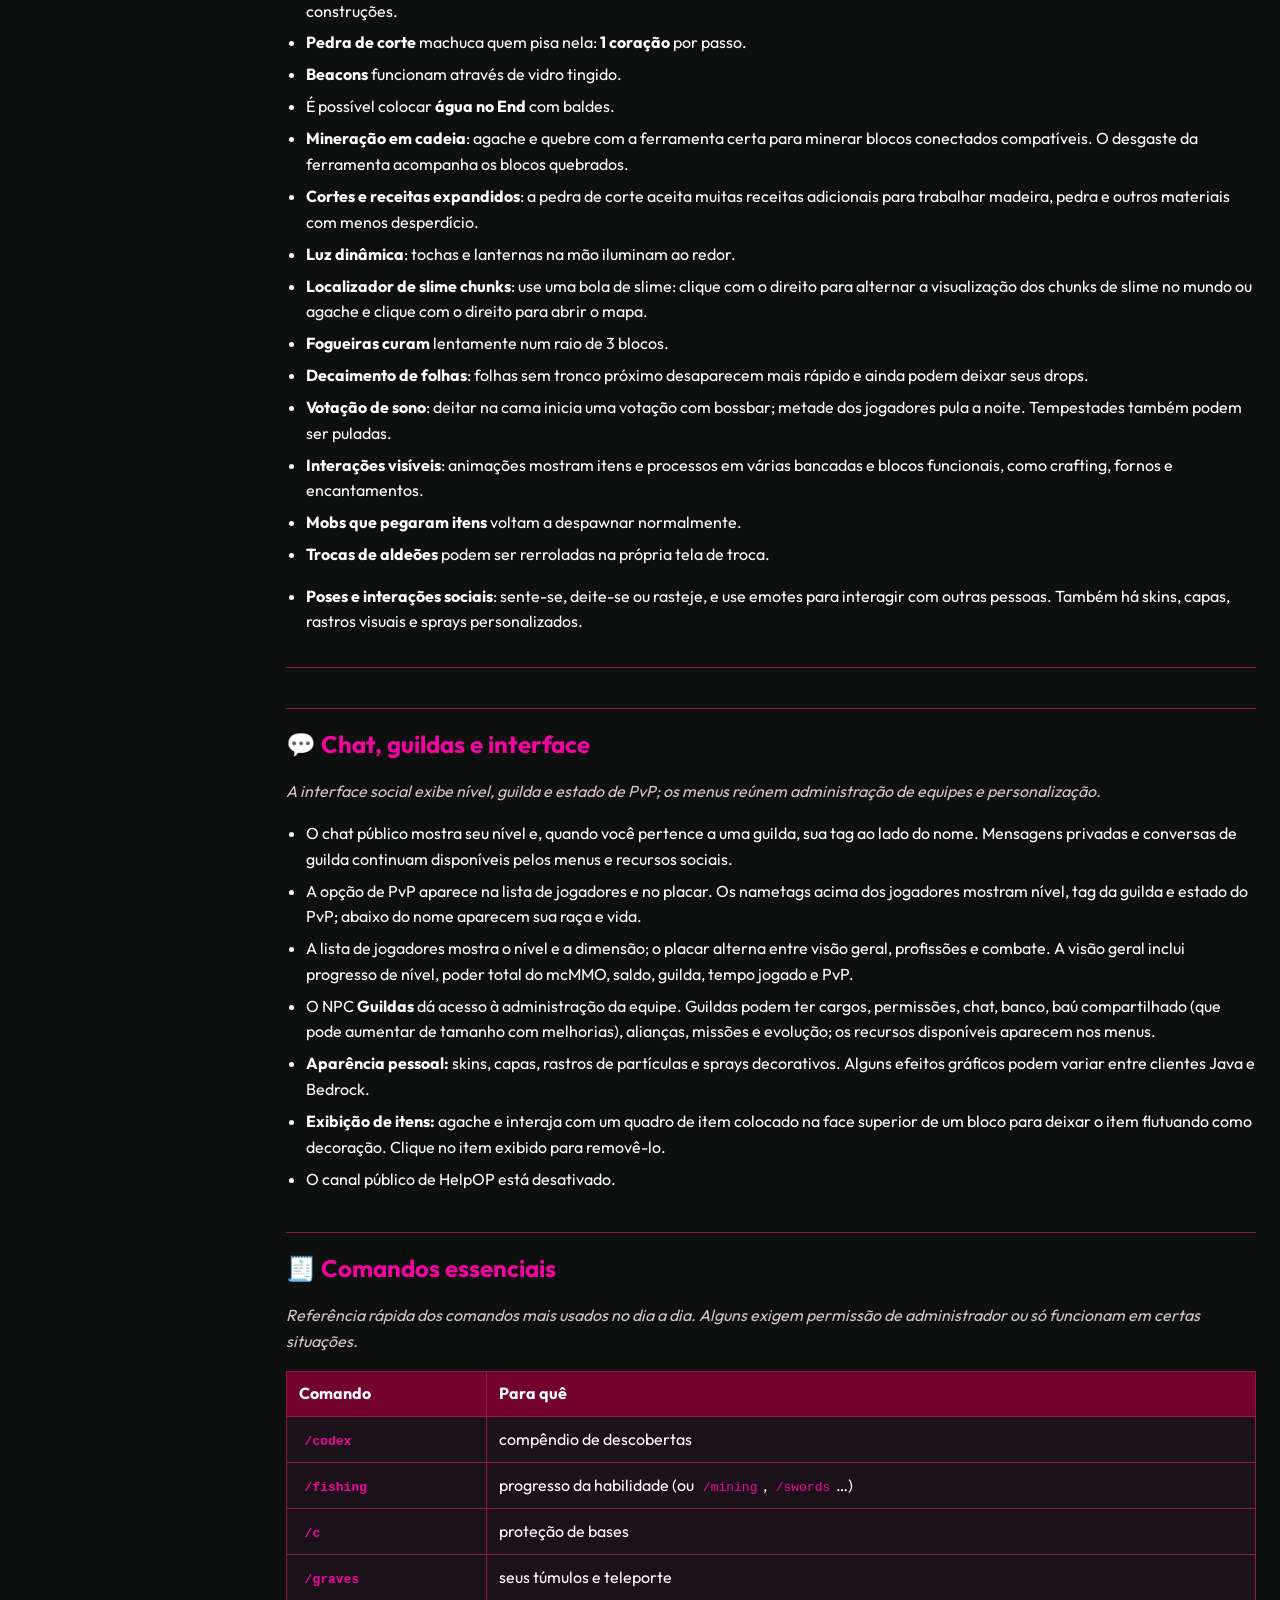
<file: view/wiki.html>
<!DOCTYPE html>
<html lang="pt-BR">
<head>
    <meta charset="UTF-8">
    <meta name="viewport" content="width=device-width, initial-scale=1.0">
    <meta name="description" content="Guia do WrathSMP em linguagem simples: jornada, raças, habilidades, Codex, bases, combate e comandos.">
    <meta name="theme-color" content="#0E0F0F">
    <!-- Prévia do link em Discord e redes sociais -->
    <meta property="og:type" content="website">
    <meta property="og:locale" content="pt_BR">
    <meta property="og:title" content="WrathSMP - Wiki">
    <meta property="og:description" content="Guia do WrathSMP em linguagem simples: jornada, raças, habilidades, Codex, bases, combate e comandos.">
    <meta property="og:image" content="../assets/img/background.webp">
    <meta name="twitter:card" content="summary_large_image">
    <title>WrathSMP - Wiki</title>
    <link rel="icon" href="../assets/img/wrathsmp_icon.webp">
    <link rel="preconnect" href="https://fonts.googleapis.com">
    <link rel="preconnect" href="https://fonts.gstatic.com" crossorigin>
    <link href="https://fonts.googleapis.com/css2?family=Outfit:wght@400;600;700;800&display=swap" rel="stylesheet">
    <link rel="stylesheet" href="../css/style.css">
    <script src="../js/script.js" defer></script>
</head>
<body>
    <a class="skip-link" href="#content">Pular para o conteúdo</a>
    <div class="reading-progress" aria-hidden="true"></div>

    <header id="top">
        <img src="../assets/img/wrathsmp_logo_W.webp" alt="WrathSMP" id="logo">

        <nav id="topbar" aria-label="Navegação principal">
            <a href="../index.html">Home</a>
            <a href="wiki.html" aria-current="page">Wiki</a>
            <a href="changelog.html">Atualizações</a>
            <a href="vip.html">VIP</a>
            <a href="suporte.html">Suporte</a>
        </nav>

        <div id="ips">
            <dl>
                <dt>IP Java</dt>
                <dd><button type="button" class="ip-copy" data-tooltip="Clique para copiar" aria-label="Copiar IP Java"><code>wrathsmp.blackhosting.com.br</code></button></dd>
                <dt>IP Bedrock</dt>
                <dd><button type="button" class="ip-copy" data-tooltip="Clique para copiar" aria-label="Copiar IP Bedrock"><code>wrathsmpbr.blackhosting.com.br:27184</code></button></dd>
            </dl>
            <p id="copy-status" role="status" aria-live="polite"></p>
        </div>
    </header>

    <main id="content" class="wiki-layout">
    <aside class="wiki-sidebar">
<button type="button" class="sidebar-toggle" aria-expanded="true" aria-controls="wiki-index">Índice <span aria-hidden="true">▾</span></button>
<nav id="wiki-index" aria-label="Índice do guia">
<p class="side-title">Índice</p>
<ul class="side-list">
<li class="side-group"><a href="#progressao">📈 Progressão</a><ul>
<li><a href="#jornada-de-niveis-1-60">Jornada de níveis: 1 → 60</a></li>
<li><a href="#racas-e-origens">Raças e origens 🧬</a></li>
<li><a href="#habilidades-e-profissoes">Habilidades e profissões ⚔️</a></li>
<li><a href="#codex-o-compendio-de-descobertas">Codex: o compêndio de descobertas 📖</a></li>
<li><a href="#conquistas-xp-por-avancar">Conquistas: XP por avançar 🏆</a></li>
</ul></li>
<li class="side-group"><a href="#base-e-itens">🏡 Itens</a><ul>
<li><a href="#protecao-de-bases">Proteção de bases 🏠</a></li>
<li><a href="#mochilas">Mochilas 🎒</a></li>
<li><a href="#pedras-de-teleporte">Pedras de teleporte 🪨</a></li>
<li><a href="#pedra-do-regresso">Pedra do Regresso 🏡</a></li>
<li><a href="#missoes-e-contratos">Missões e contratos 📜</a></li>
<li><a href="#economia-e-comercio">Economia e comércio 💎</a></li>
<li><a href="#npcs-do-spawn">NPCs do Spawn 🧑‍🤝‍🧑</a></li>
<li><a href="#bussola-de-explorador">Bússola de Explorador 🧭</a></li>
</ul></li>
<li><a href="#tumulos">⚰️ Túmulos</a></li>
<li><a href="#combate-e-pvp">⚔️ Combate e PvP</a></li>
<li class="side-group"><a href="#o-mundo">🌍 O mundo</a><ul>
<li><a href="#terreno-e-exploracao">Terreno e exploração</a></li>
<li><a href="#datapacks-de-aventura-e-construcao">Datapacks de aventura e construção</a></li>
<li><a href="#dimensoes">Dimensões</a></li>
<li><a href="#mapa-e-conexao">Mapa e conexão</a></li>
<li><a href="#tesouros-e-recompensas-do-mundo">Tesouros e recompensas do mundo</a></li>
</ul></li>
<li class="side-group"><a href="#qualidade-de-vida">✨ Qualidade de vida</a><ul>
<li><a href="#agricultura">🌱 Agricultura</a></li>
<li><a href="#equipamentos-e-encantamentos">🛠️ Equipamentos e encantamentos</a></li>
<li><a href="#reciclagem">♻️ Reciclagem</a></li>
<li><a href="#blocos-e-utilidades">🔥 Blocos e utilidades</a></li>
</ul></li>
<li><a href="#chat-guildas-e-interface">💬 Chat, guildas e interface</a></li>
<li><a href="#comandos-essenciais">🧾 Comandos essenciais</a></li>
<li><a href="#ver-tambem">🔎 Ver também</a></li>
<li><a href="changelog.html">🧾 Atualizações</a></li>
</ul></nav></aside>

        <article id="wiki">
<nav class="wiki-breadcrumb" aria-label="Trilha de navegação">
    <a href="../index.html">Início</a> <span aria-hidden="true">›</span>
    <span aria-current="page">Wiki</span> <span aria-hidden="true">›</span>
    <span>Guia do Jogador</span>
</nav>

<header class="wiki-header">
    <h1 id="guia-do-jogador">Guia do Jogador</h1>
    <p class="wiki-subtitle">Guia em linguagem simples do WrathSMP, do primeiro login às grandes descobertas.</p>
    <p class="wiki-meta">Última atualização: <time datetime="2026-11-03">3 de novembro de 2026</time> · 12 seções · leitura aproximada de 15 min</p>
</header>

<p class="wiki-lead">Bem-vindo ao WrathSMP! Aqui você sobrevive, constrói e evolui no seu ritmo. Em vez de um único nível, a aventura é acompanhada por quatro sistemas: o <strong>Nível de Jornada</strong> (1 a 60), as <strong>raças</strong>, as <strong>habilidades e profissões</strong> e o <strong>Codex</strong>, um diário das suas descobertas. Não precisa conhecer plugins para começar: basta entrar e jogar. Este guia explica tudo com palavras do dia a dia e exemplos práticos.</p>

<blockquote><p><strong>Java ou Bedrock?</strong> As duas edições funcionam aqui. Alguns itens especiais usam modelos e efeitos visuais enviados pelo servidor, então a aparência pode mudar um pouco de uma plataforma para outra. As receitas extras aparecem no livro de receitas e nos avanços do jogo.</p></blockquote>

<details class="wiki-glossary">
    <summary>Termos que aparecem muito (clique para abrir)</summary>
    <p><strong>XP</strong> é a experiência que faz você subir de nível. <strong>Mob</strong> é qualquer criatura do jogo, amiga ou hostil. <strong>Spawn</strong> é o ponto onde você começa e onde ficam os NPCs. <strong>Chunk</strong> é uma "fatia" do mapa usada para proteger bases. <strong>Nametag</strong> é o nome que aparece sobre a cabeça dos jogadores e criaturas.</p>
</details>

<h2 id="progressao">📈 Progressão</h2>
<p class="section-lead">Quatro sistemas andam juntos (jornada, raça, habilidades e Codex), e cada um tem seu próprio contador. A ordem abaixo segue o caminho que você encontra ao começar a jogar.</p>
<h3 id="jornada-de-niveis-1-60">Jornada de níveis: 1 → 60</h3>
<p>Ao abrir o jogo, você vê a barra verde de experiência acima dos itens. Esse é o nível do Minecraft, usado para encantamentos. O <strong>Nível de Jornada</strong> é outro contador, separado. Ele mostra o quanto você já participou do WrathSMP e vai do <strong>nível 1 ao 60</strong>. Subir um não mexe no outro.</p>
<p><strong>Por que a jornada existe?</strong> Para a diversão durar mais do que o primeiro dia. Algumas metas só liberam lugares novos, como o <strong>Nether (nível 15)</strong> e o <strong>End (nível 30)</strong>. No futuro, outras dimensões podem entrar nessa lista. Assim, os itens poderosos são conquistados aos poucos, em vez de entregues logo de cara.</p>
<p><strong>Como ganhar XP de jornada:</strong> praticamente tudo o que você fizer no servidor conta:</p>
<ul><li><strong>Tempo de jogo</strong>: XP a cada 5 minutos;</li><li><strong>Caçada</strong>: quanto mais forte o mob, maior a recompensa;</li><li><strong>Coleta</strong>: minerar, cortar árvores, colher plantações, pescar e até colocar blocos;</li><li><strong>Avanços e descobertas do Codex</strong>: cada um rende XP de jornada.</li></ul>
<blockquote><p>💡 <strong>Não confunda os contadores:</strong> a barra verde do Minecraft, os níveis de habilidade (até 100) e a jornada (até 60) são três barras diferentes. O que você ganha no Codex e nos avanços vai para a <strong>jornada</strong>.</p></blockquote>
<p><strong>O que você ganha subindo de nível:</strong></p>
<table>
<thead><tr>
<th scope="col">Nível</th>
<th scope="col">O que você recebe</th>
</tr></thead>
<tbody>
<tr>
<th scope="row">5</th>
<td>2× Maçã Dourada</td>
</tr>
<tr>
<th scope="row">10</th>
<td>3× Maçã Dourada + 1× Diamante</td>
</tr>
<tr>
<th scope="row">15</th>
<td>8× Esmeralda + acesso ao <strong>Nether</strong></td>
</tr>
<tr>
<th scope="row">20</th>
<td>3× Diamante + 16× Salmão Assado</td>
</tr>
<tr>
<th scope="row">25</th>
<td>Regeneração I (90s) + Velocidade II (2 min)</td>
</tr>
<tr>
<th scope="row">30</th>
<td>4× Diamante + 12× Garrafas de XP + acesso ao <strong>End</strong></td>
</tr>
<tr>
<th scope="row">35</th>
<td>6× Maçã Dourada + Força II (2 min)</td>
</tr>
<tr>
<th scope="row">40</th>
<td>6× Diamante + 24× Garrafas de XP</td>
</tr>
<tr>
<th scope="row">45</th>
<td>8× Maçã Dourada + 16× Lapis-lazúli</td>
</tr>
<tr>
<th scope="row">50</th>
<td>6× Diamante + <strong>Totem da Imortalidade</strong></td>
</tr>
<tr>
<th scope="row">55</th>
<td>8× Diamante + 2× Carapaça de Shulker</td>
</tr>
<tr>
<th scope="row">60</th>
<td>10× Diamante + 8× Maçã Dourada + 4× Sucata de Netherite, nível máximo, com celebração global 🎉</td>
</tr>
</tbody></table>
<ul><li><strong>Em todos os níveis:</strong> sua vida e sua fome voltam ao máximo e um aviso aparece na tela. É como parar para descansar no meio da aventura.</li></ul>
<h3 id="racas-e-origens">Raças e origens 🧬</h3>
<p>Assim como em <em>Dungeons &amp; Dragons</em>, <em>World of Warcraft</em> ou <em>O Senhor dos Anéis</em>, o WrathSMP tem raças de um universo de fantasia. Elas dão um "sabor" diferente ao jogo, porque cada uma tem vantagens próprias para certos jeitos de jogar.</p>
<p><strong>Para você ter uma ideia:</strong></p>
<ul><li><strong>Anão:</strong> minerador nato. Minera mais rápido, enxerga melhor no escuro depois de tanto tempo em cavernas e é mais baixo que os outros jogadores.</li><li><strong>Sereiano:</strong> ligado ao mar. Respira embaixo d'água sem precisar subir, nada mais rápido e vê melhor debaixo d'água, ideal para quem quer construir bases submersas.</li></ul>
<p>Na primeira entrada você escolhe sua raça. Depois, pode trocar quando quiser no NPC <strong>Mudar de Raça</strong>, no Spawn. São 12 opções: <strong>Anão, Elfo, Goblin, Halfling, Humano, Sereiano, Orc, Tiefling, Troll, Morto-Vivo, Vampiro e Lobisomem</strong>. Leia a descrição de cada uma no menu antes de decidir: não existe escolha errada, só estilos diferentes. Sua raça aparece na linha abaixo do seu nome, junto com a vida.</p>
<h3 id="habilidades-e-profissoes">Habilidades e profissões ⚔️</h3>
<p>Minerar, cortar madeira, pescar, usar espada, arco ou machado: tudo isso aumenta sua <strong>proficiência</strong> naquela área. É como treinar: quanto mais você pratica, melhor você fica.</p>
<p>Cada habilidade tem <strong>seu próprio nível, de 1 a 100</strong>, e metas ao longo do caminho desbloqueiam habilidades extras. O progresso vem apenas jogando, sem atalhos.</p>
<p>Cada jogador tem um jeito de jogar e uma atividade preferida. Quem escolhe um <strong>foco</strong> é recompensado por isso: recebe <strong>o dobro de recompensas</strong>, evolui <strong>mais rápido</strong> na profissão e causa <strong>mais dano</strong> no combate.</p>
<blockquote><p>🎯 <strong>Dica:</strong> em vez de tentar fazer tudo ao mesmo tempo, escolha o que você mais gosta e foque nisso. O resto vem naturalmente.</p></blockquote>
<p>Para acompanhar cada habilidade, use <strong><code>/fishing</code></strong>, <strong><code>/mining</code></strong>, <strong><code>/swords</code></strong> e assim por diante. O placar também mostra seu poder total em habilidades.</p>
<h3 id="codex-o-compendio-de-descobertas">Codex: o compêndio de descobertas 📖</h3>
<p>Pense no Codex como um <strong>diário de viagem</strong>: ele guarda o que você descobre no servidor. Abra com <strong><code>/codex</code></strong>. Entrar pela primeira vez em um bioma ou numa estrutura, derrotar uma criatura especial ou encontrar um item raro desbloqueia uma anotação permanente com informações e história sobre aquela descoberta.</p>
<p>Cada anotação rende <strong>XP de jornada</strong> e funciona como uma conquista extra, além dos avanços do Minecraft. Quando algo novo aparece, você vê o aviso <strong>“CÓDICE ATUALIZADO”</strong>. As categorias abaixo reúnem informações úteis, e novas podem ser adicionadas com o tempo.</p>
<table>
<thead><tr>
<th scope="col">Categoria</th>
<th scope="col">O que reúne</th>
<th scope="col">Por descoberta</th>
<th scope="col">Ao completar</th>
</tr></thead>
<tbody>
<tr>
<th scope="row">🟣 Monstros</th>
<td>33 inimigos hostis</td>
<td>+100 XP</td>
<td>+5000 XP</td>
</tr>
<tr>
<th scope="row">🟢 Vida Selvagem</th>
<td>37 animais e criaturas</td>
<td>+100 XP</td>
<td>+4000 XP</td>
</tr>
<tr>
<th scope="row">🔴 Lendas &amp; Monstruosidades</th>
<td>9 bosses e criaturas lendárias</td>
<td>+1000 XP</td>
<td>+15000 XP + <strong>Totem</strong></td>
</tr>
<tr>
<th scope="row">🌿 Biomas</th>
<td>48 paisagens do Overworld</td>
<td>+5 XP</td>
<td>+1000 XP</td>
</tr>
<tr>
<th scope="row">🌌 Biomas Exóticos</th>
<td>19 terras raras, Nether, End e Vazio</td>
<td>+10 XP</td>
<td>+800 XP</td>
</tr>
<tr>
<th scope="row">💎 Relíquias</th>
<td>24 itens difíceis de obter</td>
<td>+80 XP</td>
<td>+1500 XP</td>
</tr>
<tr>
<th scope="row">🐺 Domesticação</th>
<td>11 animais domáveis e montarias</td>
<td>+100 XP</td>
<td>+1000 XP</td>
</tr>
<tr>
<th scope="row">🎵 Música</th>
<td>19 discos</td>
<td>+50 XP</td>
<td>+1000 XP</td>
</tr>
<tr>
<th scope="row">🏺 Arqueologia</th>
<td>42 fragmentos e moldes</td>
<td>+30 XP</td>
<td>+1200 XP</td>
</tr>
<tr>
<th scope="row">🧪 Alquimia</th>
<td>20 efeitos e poções especiais</td>
<td>+40 XP</td>
<td>+1000 XP</td>
</tr>
<tr>
<th scope="row">⚔️ Mestres mcMMO</th>
<td>17 habilidades no nível 100</td>
<td>+150 XP</td>
<td>+2000 XP</td>
</tr>
<tr>
<th scope="row">⏳ Tempo de Casa</th>
<td>6 marcos, de 1 a 100 horas</td>
<td>+80 XP</td>
<td>+800 XP</td>
</tr>
<tr>
<th scope="row">🎣 Pescaria</th>
<td>10 peixes e tesouros fisgados</td>
<td>+50 XP</td>
<td>+1000 XP</td>
</tr>
</tbody></table>
<ul><li><strong>Como descobrir:</strong> derrote mobs, dome animais, visite biomas, obtenha itens, prepare poções, suba habilidades, acumule tempo de jogo e pesque.</li><li><strong>Onde ver:</strong> use <code>/codex</code>. As páginas já desbloqueadas ficam salvas para consultar quando quiser; as que faltam aparecem como <code>??</code>.</li></ul>
<h3 id="conquistas-xp-por-avancar">Conquistas: XP por avançar 🏆</h3>
<p>Cada avanço que você conclui rende XP automaticamente, uma única vez por jogador. É o sistema de conquistas do Minecraft, só que com um empurrão extra na sua jornada:</p>
<table>
<thead><tr>
<th scope="col">Tipo</th>
<th scope="col">XP</th>
</tr></thead>
<tbody>
<tr>
<th scope="row">História</th>
<td>25</td>
</tr>
<tr>
<th scope="row">Aventura</th>
<td>30</td>
</tr>
<tr>
<th scope="row">Agricultura e animais</th>
<td>30</td>
</tr>
<tr>
<th scope="row">Nether</th>
<td>40</td>
</tr>
<tr>
<th scope="row">Fim</th>
<td>60</td>
</tr>
<tr>
<th scope="row">Desafios especiais</th>
<td>80–300</td>
</tr>
</tbody></table>
<ul><li>Quando isso acontece, o chat mostra <code>[+N XP] Conquista desbloqueada: Nome da Conquista</code>.</li></ul>
<hr>
<h2 id="base-e-itens">🏡 Base e itens</h2>
<p class="section-lead">Tudo para chamar o mundo de seu: proteger a base, guardar itens, viajar e usar itens especiais. Cada sistema funciona por conta própria: comece pelo que precisar agora.</p>
<h3 id="protecao-de-bases">Proteção de bases 🏠</h3>
<ul><li>Reivindique o chunk onde está com <strong><code>/c</code></strong>. Os chunks da base precisam se tocar.</li><li>Limites: <strong>32 chunks</strong>, <strong>2 regiões</strong> e <strong>10 membros</strong> por base.</li><li>A base começa com <strong>24 horas</strong> de energia para você construir a powercell. Sem ela, a energia cai e a base acaba dissolvida.</li><li><strong>Powercell:</strong> monte a receita no centro de um <strong>baú único</strong> (não duplo) dentro da base e feche o baú.</li></ul>
<figure class="recipe"><img src="../assets/img/crafts/cell.webp" alt="Receita da Powercell" width="216" height="216" loading="lazy"><figcaption>Receita da Powercell</figcaption></figure>
<table>
<thead><tr>
<th scope="col">Combustível</th>
<th scope="col">Energia</th>
</tr></thead>
<tbody>
<tr>
<th scope="row">Diamante</th>
<td>48 h</td>
</tr>
<tr>
<th scope="row">Ouro</th>
<td>8 h</td>
</tr>
<tr>
<th scope="row">Ferro</th>
<td>6 h</td>
</tr>
<tr>
<th scope="row">Carvão</th>
<td>3 h</td>
</tr>
<tr>
<th scope="row">Cobre</th>
<td>2 h</td>
</tr>
<tr>
<th scope="row">Esmeralda</th>
<td>12 h</td>
</tr>
<tr>
<th scope="row">Lápis-lazúli, ametista, quartzo e pó de pedra luminosa</th>
<td>3–4 h</td>
</tr>
<tr>
<th scope="row">Redstone, carvão vegetal e bambu</th>
<td>2 h ou menos</td>
</tr>
<tr>
<th scope="row">Vara de blaze, pérola do Ender e prismarina</th>
<td>4–6 h</td>
</tr>
<tr>
<th scope="row">Sucata de netherita</th>
<td>96 h</td>
</tr>
<tr>
<th scope="row">Blocos de metais, gemas e minerais</th>
<td>de 18 h a 144 h</td>
</tr>
<tr>
<th scope="row">Troncos</th>
<td>30–45 min</td>
</tr>
<tr>
<th scope="row">Colheitas e plantas</th>
<td>20–60 min</td>
</tr>
</tbody></table>
<ul><li>Também podem ser usados troncos, bambu e colheitas, para que lenhadores e agricultores mantenham suas bases. Os valores indicados são antes do ajuste pelo tamanho da base. O consumo cresce conforme o número de chunks reivindicados.</li><li>Ficar sem energia por muito tempo dissolve a base.</li><li>Permissões separadas para <strong>dono, membro e visitante</strong>: quebrar, colocar, interagir, PVP, redstone, portas, trocas, mobs, fogo, TNT, voo e mais.</li><li>Convide, aceite, expulse, bana e desbane jogadores; tranque a base, renomeie e veja as bordas com <code>/c show</code>.</li><li>A base tem <strong>auditoria</strong> de ações (limpeza após 30 dias) e uma <strong>bossbar</strong> com nome e energia ao entrar.</li></ul>
<h3 id="mochilas">Mochilas 🎒</h3>
<p>Mochilas não são entregues automaticamente ao entrar. Segure uma mochila e clique com o botão direito para abrir. As melhorias preservam os itens guardados. O sistema também oferece um guia visual de receitas no jogo.</p>
<h4 id="mochila-inicial-couro">Mochila inicial: Couro</h4>
<p>Faça na bancada de trabalho:</p>
<figure class="recipe"><img src="../assets/img/crafts/bag.webp" alt="Receita da Mochila de Couro" width="216" height="216" loading="lazy"><figcaption>Receita da Mochila de Couro</figcaption></figure>
<h4 id="melhorias">Melhorias</h4>
<p>Para cada melhoria até Diamante, coloque a mochila atual no centro da bancada e cerque-a com <strong>8 materiais</strong> do próximo nível:</p>
<figure class="recipe"><img src="../assets/img/crafts/bag_upgrade.webp" alt="Receita de melhoria de mochila" width="216" height="216" loading="lazy"><figcaption>Receita de melhoria de mochila</figcaption></figure>
<table>
<thead><tr>
<th scope="col">Mochila atual</th>
<th scope="col">Próxima mochila</th>
<th scope="col">Material (8 unidades)</th>
</tr></thead>
<tbody>
<tr>
<th scope="row">Couro</th>
<td>Cobre</td>
<td>Lingote de cobre</td>
</tr>
<tr>
<th scope="row">Cobre</th>
<td>Ferro</td>
<td>Lingote de ferro</td>
</tr>
<tr>
<th scope="row">Ferro</th>
<td>Ouro</td>
<td>Lingote de ouro</td>
</tr>
<tr>
<th scope="row">Ouro</th>
<td>Diamante</td>
<td>Diamante</td>
</tr>
</tbody></table>
<p>Para a melhoria final, use a <strong>mesa de ferraria</strong>: Mochila de Diamante + <strong>molde de melhoria de netherita</strong> + <strong>lingote de netherita</strong> → Mochila de Netherita.</p>
<h4 id="mochila-de-terra">Mochila de Terra</h4>
<p>É uma alternativa menor, criada ao cercar uma Mochila de Couro com <strong>8 blocos de terra</strong> na bancada. Essa receita é uma redução de nível, não faz parte da sequência de melhorias.</p>
<h4 id="enderpack">Enderpack</h4>
<p>A Enderpack é uma mochila especial, criada na bancada:</p>
<figure class="recipe"><img src="../assets/img/crafts/ender_pack.webp" alt="Receita da Enderpack" width="216" height="216" loading="lazy"><figcaption>Receita da Enderpack</figcaption></figure>
<p>Também é possível colocar <strong>1 Enderpack + 1 Pérola do Ender</strong> em qualquer espaço da bancada para receber <strong>2 Enderpacks com o mesmo armazenamento compartilhado</strong>. Guarde isso em mente: são dois acessos ao mesmo inventário, não duas cópias dos itens.</p>
<p>Mochilas não podem ser colocadas dentro de outras mochilas.</p>
<h3 id="pedras-de-teleporte">Pedras de teleporte 🪨</h3>
<p>Pedras de teleporte craftáveis, com aparência de pedra de âncora.</p>
<figure class="recipe"><img src="../assets/img/crafts/waystone.webp" alt="Receita da Pedra de Teleporte" width="216" height="216" loading="lazy"><figcaption>Receita da Pedra de Teleporte</figcaption></figure>
<ul><li>Clique com o direito para abrir o menu de destinos e viajar.</li><li>Cada waystone é privada por padrão. Para renomeá-la, fique ao lado e use <code>/tw setname &lt;nome&gt;</code> (sem espaços); para permitir que qualquer pessoa viaje até ela sem ter visitado antes, olhe para a pedra e use <code>/tw setpublic true</code>. Use <code>false</code> para torná-la privada novamente.</li><li>Podem ser quebradas e levadas para outro lugar.</li></ul>
<h3 id="pedra-do-regresso">Pedra do Regresso 🏡</h3>
<p>Uma pedra que guarda um ponto de retorno escolhido por você. Agache e clique com o botão direito antes de usá-la para vincular sua localização; depois, clique com o botão direito para voltar. A ativação leva <strong>5 segundos</strong> e o item tem um tempo de recarga de <strong>60 segundos</strong>. Cada pedra fica vinculada ao primeiro jogador que a usar.</p>
<p>Receita na bancada:</p>
<figure class="recipe"><img src="../assets/img/crafts/hearthstone.webp" alt="Receita da Pedra do Regresso" width="216" height="216" loading="lazy"><figcaption>Receita da Pedra do Regresso</figcaption></figure>
<h3 id="missoes-e-contratos">Missões e contratos 📜</h3>
<p>No Spawn, interaja com o NPC <strong>Missões</strong> para abrir o menu de contratos.</p>
<ul><li><strong>Diárias:</strong> 2 missões fáceis, 2 médias e 2 difíceis por ciclo diário. Os objetivos variam entre mineração, combate, coleta, criação de animais, pesca, exploração, culinária e outras atividades; várias exigem uma quantidade planejada de recursos ou ações.</li><li><strong>Semanais:</strong> 2 de cada dificuldade por ciclo semanal, com tarefas de maior duração e metas acumuladas.</li><li><strong>Marcos globais:</strong> objetivos únicos da jornada, como contribuir com produção, exploração, combate e contratos. Eles ficam disponíveis no menu de missões e não substituem as descobertas permanentes do Codex.</li><li>Concluir missões concede recompensas e contribui para a progressão de cada trilha, que também concede insígnias em determinados níveis. As missões concluídas permanecem visíveis no menu.</li><li>Os objetivos disponíveis mudam conforme o ciclo; confira o menu para requisitos e recompensas atuais.</li></ul>
<h3 id="economia-e-comercio">Economia e comércio 💎</h3>
<ul><li>A moeda do servidor é a <strong>esmeralda</strong> mantida na carteira. As missões e a venda de itens são formas de obter dinheiro.</li><li>No Spawn, converse com o NPC <strong>Mercado</strong> para abrir a loja ou vender itens. O NPC <strong>Preço Rotativo</strong> abre a seleção de produtos com preço especial.</li><li>Para comprar ou vender com outros jogadores, use os NPCs <strong>Leilão</strong> e <strong>Pedidos</strong> no Spawn. Consulte os menus para publicar, comprar, atender pedidos ou recolher transações.</li><li>Nem todo item é vendável; os valores podem variar conforme o produto e eventos de loja.</li><li>O sistema de bancos entre jogadores está desativado; o dinheiro recebido vai para sua carteira.</li></ul>
<h3 id="npcs-do-spawn">NPCs do Spawn 🧑‍🤝‍🧑</h3>
<p>Aproxime-se e interaja com o NPC para abrir o serviço; quando houver mais de uma opção, use o botão indicado pelo próprio NPC.</p>
<table>
<thead><tr>
<th scope="col">NPC</th>
<th scope="col">Serviço</th>
</tr></thead>
<tbody>
<tr>
<th scope="row"><strong>Pedidos</strong></th>
<td>Quadro de pedidos de compra entre jogadores</td>
</tr>
<tr>
<th scope="row"><strong>Leilão</strong></th>
<td>Leilões e anúncios de itens entre jogadores</td>
</tr>
<tr>
<th scope="row"><strong>Mercado</strong></th>
<td>Loja geral (interação principal) e venda de itens (interação secundária)</td>
</tr>
<tr>
<th scope="row"><strong>Preço Rotativo</strong></th>
<td>Loja de itens com preços rotativos</td>
</tr>
<tr>
<th scope="row"><strong>PvP</strong></th>
<td>Abre a opção de alternar o PvP</td>
</tr>
<tr>
<th scope="row"><strong>Skins</strong></th>
<td>Menu de skins</td>
</tr>
<tr>
<th scope="row"><strong>Capas</strong></th>
<td>Menu de capas</td>
</tr>
<tr>
<th scope="row"><strong>Guildas</strong></th>
<td>Administração e menu de equipes</td>
</tr>
<tr>
<th scope="row"><strong>Missões</strong></th>
<td>Menu de missões e contratos</td>
</tr>
<tr>
<th scope="row"><strong>Trails</strong></th>
<td>Menu de rastros visuais</td>
</tr>
<tr>
<th scope="row"><strong>Mudar de Raça</strong></th>
<td>Menu para trocar sua origem/raça</td>
</tr>
<tr>
<th scope="row"><strong>Guia</strong></th>
<td>Orientação para começar; indica o quadro de Missões e o primeiro contrato</td>
</tr>
</tbody></table>
<p>Os nomes refletem o cadastro atual do Spawn; serviços e aparência podem mudar com atualizações.</p>
<h3 id="bussola-de-explorador">Bússola de Explorador 🧭</h3>
<p>Localiza estruturas do mundo. Botão direito vai para o <strong>próximo</strong> alvo; botão esquerdo, para o <strong>anterior</strong>. A agulha aponta para o alvo e as coordenadas aparecem no chat. Há <strong>2,5s</strong> entre os cliques.</p>
<figure class="recipe"><img src="../assets/img/crafts/explorer_compass.webp" alt="Receita da Bússola de Explorador" width="216" height="216" loading="lazy"><figcaption>Receita da Bússola de Explorador</figcaption></figure>
<p><strong>Alvos (16):</strong> Vila, Vila Medieval, Cidade Antiga, Câmaras de Prova, Pirâmide do Deserto, Mansão, Cabana da Bruxa, Posto de Saqueador, Fortaleza, Monumento Oceânico, Cripta, Mina, Fortaleza do Nether, Bastião, Cidade do End e Castelo do End. Alguns alvos só podem ser procurados na dimensão correspondente. A receita é aprendida automaticamente.</p>
<hr>
<h2 id="tumulos">⚰️ Túmulos</h2>
<p class="section-lead">Os túmulos guardam itens e experiência depois da morte, evitando que o conteúdo se perca no local da queda.</p>
<p>Ao morrer, seus itens e <strong>70% do XP</strong> ficam num túmulo no local da morte, em vez de espalhados pelo chão.</p>
<ul><li>O túmulo é uma <strong>cabeça de jogador</strong> com holograma do dono, tempo restante, causa da morte e proteção.</li><li><strong>Duração:</strong> 24 horas. Depois, o conteúdo cai no chão.</li><li><strong>Limite:</strong> 18 túmulos por jogador.</li><li><strong>Local seguro:</strong> se morrer no ar, na lava, no void ou dentro de um bloco, o túmulo vai para o último lugar seguro.</li><li><strong>Proteção:</strong> nos primeiros <strong>5 minutos</strong>, só você e quem te matou podem abrir; depois, qualquer pessoa pode acessar. Explosões não destroem o túmulo.</li><li>Ao renascer, você recebe uma <strong>bússola</strong> que aponta para seu túmulo por 5 minutos.</li><li><strong><code>/graves</code></strong> lista seus túmulos.</li><li>O inventário é preservado na ordem original. O túmulo armazena <strong>70% do XP</strong> que você tinha ao morrer.</li><li>Se o túmulo não puder ser criado, você mantém o inventário.</li></ul>
<hr>
<h2 id="combate-e-pvp">⚔️ Combate e PvP</h2>
<p class="section-lead">O combate conta com mobs de nível escalado, um Dragão do End adaptativo e PvP opcional, desligado por padrão.</p>
<ul><li><strong>Raça no nametag</strong>: sua raça aparece na linha abaixo do seu nome, junto à vida. Ela não aparece mais como prefixo na lista de jogadores.</li><li><strong>Níveis dos mobs</strong>: o nível acompanha o nível de jornada do jogador próximo, varia em até 2 níveis e aumenta em 1 por anel de 750 blocos após os primeiros 250 blocos do ponto de spawn da dimensão. O limite é nível 60. Ao mirar, acompanhar ou atacar um mob, o nametag mostra nível, nome e vida atual/máxima; animais passivos mostram essas informações quando são atacados.</li><li><strong>Dragão do End escalado</strong> 🐉: vida, dano e resistência crescem com o número de jogadores. Ele usa raios, sopro e bolas de fogo, e as recompensas são divididas pelo dano causado. <strong>Cristais do End explodem com mais força e causam fogo</strong>.</li><li><strong>PvP opt-in</strong>: começa <strong>desligado</strong>. Use o NPC <strong>PvP</strong> no Spawn para ligar ou desligar. Sem PvP, você não dá nem recebe dano de jogadores (leva knockback), e animais domados, fogo/lava próximos e efeitos hostis também são protegidos. Após entrar em combate, são <strong>30s</strong> para poder alternar. Sair do jogo durante o combate não mata seu personagem.</li><li><strong>Ovos de spawn</strong>: 2% de chance ao derrotar um mob, inclusive os de spawners.</li><li><strong>Efeitos de adornos</strong>: usar quatro peças de armadura com o mesmo padrão de trim concede um efeito passivo associado ao padrão. Exemplos: velocidade, pressa, visão noturna, resistência ao fogo e regeneração.</li><li><strong>Cabeças de mobs</strong>: chance de cair ao derrotar; Looting aumenta a chance. Também dá para fazer mini-blocos na pedra de corte ou comprar do vendedor ambulante.</li></ul>
<hr>
<h2 id="o-mundo">🌍 O mundo</h2>
<p class="section-lead">A geração personalizada adiciona estruturas, dimensões com acesso por nível, mapa 3D e recompensas ligadas à exploração.</p>
<h3 id="terreno-e-exploracao">Terreno e exploração</h3>
<p>A geração mantém a progressão de sobrevivência familiar, com mais detalhes naturais nos biomas e terrenos diferentes entre as dimensões. O Nether tem áreas mais amplas e rotas de viagem variadas; o End ganha ilhas e formações mais dramáticas.</p>
<ul><li>Há muitas estruturas adicionais ou reformuladas para descobrir: vilas, tavernas, ruínas, masmorras, fortalezas, minas, portais, monumentos e assentamentos no oceano.</li><li>A geração de biomas acrescenta detalhes como árvores caídas, clareiras, rochas e vegetação, sem substituir a identidade dos biomas conhecidos. Algumas vilas e masmorras oferecem mapas que ajudam a localizar outros pontos de interesse.</li></ul>
<h3 id="datapacks-de-aventura-e-construcao">Datapacks de aventura e construção</h3>
<ul><li><strong>A Jornada do Herói (Hero's Journey):</strong> uma coleção de <strong>16 Olhos especiais</strong> ligados a exploração e desafios. As pistas aparecem nos avanços com o tema <strong>Gateway / A Jornada do Herói</strong>. É preciso encontrar 12 olhos diferentes para abrir o portal do End; reunir os 16 completa o avanço <strong>Monomito</strong>. É conteúdo extra de exploração; não substitui a progressão de níveis do servidor.</li><li><strong>Ferramentas de Construção do Jake (Jake's Build Tools):</strong> adiciona ferramentas utilitárias para construção, como cinzel, chave de blocos, martelo, colher de pedreiro (trowel), fita métrica, escada de corda, magneto de itens, bolsa de mobs e frasco de experiência, além de itens especiais como balde e pacote do vazio. Cada ferramenta tem regras próprias; confira sua descrição e o avanço/receita correspondente antes de usar. O livro <strong>Owner's Manual</strong> reúne orientação do datapack.</li><li>A geração personalizada acrescenta estruturas, masmorras, minas, ruínas e povoados em diferentes biomas e dimensões. Esses conteúdos aparecem naturalmente durante a exploração e não precisam ser instalados pelo jogador.</li></ul>
<h3 id="dimensoes">Dimensões</h3>
<table>
<thead><tr>
<th scope="col">Dimensão</th>
<th scope="col">Acesso</th>
</tr></thead>
<tbody>
<tr>
<th scope="row">🌋 Nether</th>
<td>Nível 15</td>
</tr>
<tr>
<th scope="row">🔮 End</th>
<td>Nível 30: explore as Cidades do End e seus cofres</td>
</tr>
</tbody></table>
<p>O portal avisa o nível necessário. O End também usa o desafio de exploração dos Olhos especiais.</p>
<h3 id="mapa-e-conexao">Mapa e conexão</h3>
<ul><li><strong>Mapa 3D no navegador:</strong> <code>http://&lt;ip-do-servidor&gt;:8100</code>.</li><li><strong>Terreno distante:</strong> clientes compatíveis podem visualizar terreno além da distância normal; o alcance configurado chega a 512 chunks no Overworld e no End e 64 no Nether.</li></ul>
<h3 id="tesouros-e-recompensas-do-mundo">Tesouros e recompensas do mundo</h3>
<ul><li><strong>Baús de tesouro</strong> aparecem para jogadores ativos a cada <strong>20–40 minutos</strong>, a 16–40 blocos de distância. Cada jogador pode ter <strong>1 por vez</strong>; o baú desaparece após <strong>10 minutos</strong>.</li><li>O baú fica reservado para você por <strong>30 segundos</strong>. Depois, qualquer pessoa pode abri-lo. Abrir e fechar o baú consome a recompensa, então confira o conteúdo antes de sair.</li><li>Há <strong>quatro raridades</strong>: comum, rara, lendária e mítica. A chance de um baú ser um mimic depende da raridade e é maior nos míticos. Derrotá-lo pode render o dobro do saque e <strong>50 XP</strong>; alguns são amistosos, enquanto outros lutam ou tentam fugir. Parte das recompensas é liberada durante o combate.</li><li><strong>Recompensas de pesca:</strong> ao pescar, há chance de receber um baú-recompensa animado com itens e outras surpresas.</li><li><strong>Cofres das Cidades do End</strong> garantem elytra para mais de um jogador.</li></ul>
<hr>
<h2 id="qualidade-de-vida">✨ Qualidade de vida</h2>
<p class="section-lead">Ajustes de conveniência que reduzem tarefas repetitivas sem mudar as regras centrais de sobrevivência e progressão.</p>
<h3 id="agricultura">🌱 Agricultura</h3>
<ul><li>Colher plantações maduras concede XP.</li><li>Plantações continuam avançando enquanto você está offline; animais de criação também podem amadurecer nesse período e a lã das ovelhas volta a crescer.</li><li>Receitas alternativas permitem obter muitos drops de mobs sem precisar derrotá-los, como couro, penas, slime, canas de blaze, pólvora e itens de criaturas hostis.</li><li>Há receitas adicionais para aproveitar melhor materiais de construção, incluindo blocos e itens de Nether.</li></ul>
<h3 id="equipamentos-e-encantamentos">🛠️ Equipamentos e encantamentos</h3>
<ul><li><strong>Bigornas sem “Muito Caro!”</strong>: o limite de 40 níveis não existe; o custo real de XP é exibido e cobrado.</li><li><strong>Nomes coloridos na bigorna</strong>: use códigos de cor compatíveis ao renomear um item.</li><li><strong>Recuperação de Encantamentos</strong>: permite <strong>guardar encantamentos de itens em livros</strong> usando a pedra de amolar.</li></ul>
<h3 id="reciclagem">♻️ Reciclagem</h3>
<ul><li><strong>Agache e clique com o direito numa mesa de ferraria</strong> para abrir o reciclador.</li><li>Coloque uma <strong>ferramenta, arma ou armadura</strong> e clique em <strong>Reciclar Item</strong>: você recebe de <strong>40% a 80%</strong> dos materiais de crafting, sorteados a cada reciclagem.</li><li>Funciona com itens <strong>encantados, danificados ou renomeados</strong>. Itens com <strong>modelo customizado</strong> são bloqueados.</li><li>Itens sem receita de crafting têm retorno próprio: <strong>netherita</strong> → sucata de netherita + diamante, <strong>malha</strong> → ferro, <strong>tridente</strong> → fragmento de prismarinho, <strong>elytra</strong> → membrana de phantom.</li><li>Selas e armaduras de cavalo e de lobo também podem ser recicladas.</li></ul>
<h3 id="blocos-e-utilidades">🔥 Blocos e utilidades</h3>
<ul><li><strong>Forno em cima de lava</strong> funciona sem combustível: a fonte de lava embaixo é consumida.</li><li><strong>Creepers não destroem mais blocos</strong>: a explosão continua machucando jogadores e mobs, mas não abre crateras nem apaga construções.</li><li><strong>Pedra de corte</strong> machuca quem pisa nela: <strong>1 coração</strong> por passo.</li><li><strong>Beacons</strong> funcionam através de vidro tingido.</li><li>É possível colocar <strong>água no End</strong> com baldes.</li><li><strong>Mineração em cadeia</strong>: agache e quebre com a ferramenta certa para minerar blocos conectados compatíveis. O desgaste da ferramenta acompanha os blocos quebrados.</li><li><strong>Cortes e receitas expandidos</strong>: a pedra de corte aceita muitas receitas adicionais para trabalhar madeira, pedra e outros materiais com menos desperdício.</li><li><strong>Luz dinâmica</strong>: tochas e lanternas na mão iluminam ao redor.</li><li><strong>Localizador de slime chunks</strong>: use uma bola de slime: clique com o direito para alternar a visualização dos chunks de slime no mundo ou agache e clique com o direito para abrir o mapa.</li><li><strong>Fogueiras curam</strong> lentamente num raio de 3 blocos.</li><li><strong>Decaimento de folhas</strong>: folhas sem tronco próximo desaparecem mais rápido e ainda podem deixar seus drops.</li><li><strong>Votação de sono</strong>: deitar na cama inicia uma votação com bossbar; metade dos jogadores pula a noite. Tempestades também podem ser puladas.</li><li><strong>Interações visíveis</strong>: animações mostram itens e processos em várias bancadas e blocos funcionais, como crafting, fornos e encantamentos.</li><li><strong>Mobs que pegaram itens</strong> voltam a despawnar normalmente.</li><li><strong>Trocas de aldeões</strong> podem ser rerroladas na própria tela de troca.</li></ul>
<ul><li><strong>Poses e interações sociais</strong>: sente-se, deite-se ou rasteje, e use emotes para interagir com outras pessoas. Também há skins, capas, rastros visuais e sprays personalizados.</li></ul>
<hr>
<h2 id="chat-guildas-e-interface">💬 Chat, guildas e interface</h2>
<p class="section-lead">A interface social exibe nível, guilda e estado de PvP; os menus reúnem administração de equipes e personalização.</p>
<ul><li>O chat público mostra seu nível e, quando você pertence a uma guilda, sua tag ao lado do nome. Mensagens privadas e conversas de guilda continuam disponíveis pelos menus e recursos sociais.</li><li>A opção de PvP aparece na lista de jogadores e no placar. Os nametags acima dos jogadores mostram nível, tag da guilda e estado do PvP; abaixo do nome aparecem sua raça e vida.</li><li>A lista de jogadores mostra o nível e a dimensão; o placar alterna entre visão geral, profissões e combate. A visão geral inclui progresso de nível, poder total do mcMMO, saldo, guilda, tempo jogado e PvP.</li><li>O NPC <strong>Guildas</strong> dá acesso à administração da equipe. Guildas podem ter cargos, permissões, chat, banco, baú compartilhado (que pode aumentar de tamanho com melhorias), alianças, missões e evolução; os recursos disponíveis aparecem nos menus.</li><li><strong>Aparência pessoal:</strong> skins, capas, rastros de partículas e sprays decorativos. Alguns efeitos gráficos podem variar entre clientes Java e Bedrock.</li><li><strong>Exibição de itens:</strong> agache e interaja com um quadro de item colocado na face superior de um bloco para deixar o item flutuando como decoração. Clique no item exibido para removê-lo.</li><li>O canal público de HelpOP está desativado.</li></ul>
<h2 id="comandos-essenciais">🧾 Comandos essenciais</h2>
<p class="section-lead">Referência rápida dos comandos mais usados no dia a dia. Alguns exigem permissão de administrador ou só funcionam em certas situações.</p>
<table>
<thead><tr>
<th scope="col">Comando</th>
<th scope="col">Para quê</th>
</tr></thead>
<tbody>
<tr>
<th scope="row"><code>/codex</code></th>
<td>compêndio de descobertas</td>
</tr>
<tr>
<th scope="row"><code>/fishing</code></th>
<td>progresso da habilidade (ou <code>/mining</code>, <code>/swords</code>…)</td>
</tr>
<tr>
<th scope="row"><code>/c</code></th>
<td>proteção de bases</td>
</tr>
<tr>
<th scope="row"><code>/graves</code></th>
<td>seus túmulos e teleporte</td>
</tr>
<tr>
<th scope="row"><code>/sb</code></th>
<td>alterna o placar</td>
</tr>
</tbody></table>
<section id="ver-tambem" class="wiki-see-also" aria-labelledby="ver-tambem-titulo">
<h2 id="ver-tambem-titulo">🔎 Ver também</h2>
<ul>
<li><a href="changelog.html">Atualizações: histórico de mudanças e correções</a></li>
<li><a href="../index.html">Página inicial: como entrar no servidor e IPs de acesso</a></li>
<li><a href="suporte.html">Suporte: ajuda com problemas técnicos</a></li>
</ul>
</section>
<p class="wiki-end">Fim do guia. Bom jogo. 🎉</p>
        </article>
    </main>

    <footer id="bottom">
        <p>Tem dúvidas ou quer saber mais? Fale com a equipe.</p>
        <p><a href="SEU_LINK_DO_DISCORD">Discord</a> &middot;
        <a href="mailto:SEU_EMAIL@EXEMPLO.COM">Contato</a></p>
        <p>&copy; 2026 WrathSMP. Todos os direitos reservados.</p>
        <p><a href="#top">Voltar ao topo</a></p>
    </footer>
</body>
</html>
</file>
<file: css/style.css>
:root {
    /* Paleta do site: mude aqui para trocar as cores de uma vez.
       As cores originais (preto, vinho e rosa) foram mantidas; as novas
       são tons próximos para dar profundidade e contraste sem quebrar a identidade. */
    --bg: #0E0F0F;           /* fundo principal */
    --wine: #73022C;         /* vinho original: preenchimentos e botões */
    --pink: #F2055C;         /* rosa original: acento principal */
    --pink-mid: #F20574;     /* rosa original: estados de hover */
    --pink-light: #F2059F;   /* rosa original: títulos e links */

    /* Complementos que combinam com o vinho/rosa */
    --line: #8E1B4B;         /* vinho mais claro: bordas e divisórias visíveis */
    --plum: #2A0C22;         /* ameixa escura: fundo de painéis laterais */
    --surface: #1A1218;      /* preto com leve tom ameixa: tabelas e cards */
    --gold: #F0B862;         /* dourado quente: metadados e legendas */
    --muted: #D7C4CC;        /* cinza rosado: texto secundário */

    --text: #FFFFFF;         /* texto branco para leitura sobre fundo escuro */
    --content-width: 960px;
}

*,
*::before,
*::after {
    box-sizing: border-box;
}

body {
    margin: 0;
    background: var(--bg);
    color: var(--text);
    /* Outfit é a fonte principal; Arial entra se o Google Fonts falhar */
    font-family: "Outfit", Arial, sans-serif;
    line-height: 1.6;
}

/* Navegação por âncoras para abaixo do cabeçalho fixo */
html {
    scroll-behavior: smooth;
    scroll-padding-top: 4rem;
}

::selection {
    background: var(--pink);
    color: #fff;
}

/* Base dos links: substitui o azul padrão do navegador pelo rosa do tema.
   Regras mais específicas (menu, rodapé, wiki, cards) continuam valendo. */
a {
    color: var(--pink-light);
    text-decoration-color: rgba(242, 5, 159, 0.55);
    text-underline-offset: 0.2em;
    transition: color 0.2s ease, text-decoration-color 0.2s ease;
}

a:hover {
    color: var(--pink-mid);
}

/* Barra de rolagem combinando com o tema */
body {
    scrollbar-width: thin;
    scrollbar-color: var(--line) var(--bg);
}

::-webkit-scrollbar {
    width: 10px;
    height: 10px;
}

::-webkit-scrollbar-track {
    background: var(--bg);
}

::-webkit-scrollbar-thumb {
    border: 2px solid var(--bg);
    border-radius: 10px;
    background: linear-gradient(var(--pink), var(--wine));
}

/* Foco visível para teclado em links e botões */
:focus-visible {
    outline: 2px solid var(--pink-light);
    outline-offset: 3px;
}

/* Cabeçalho compacto: 3 colunas (logo | menu | IPs).
   As colunas laterais com 1fr mantêm o menu exatamente no centro.
   Altura alvo: ~48px, bem menor que o banner anterior. */
#top {
    position: sticky;
    top: 0;
    z-index: 50;
    display: grid;
    grid-template-columns: 1fr auto 1fr;
    align-items: center;
    gap: 1rem;
    padding: 0.35rem 1rem;
    background: rgba(14, 15, 15, 0.88);
    backdrop-filter: blur(12px);
    border-bottom: 2px solid var(--pink);
    color: var(--text);
    transition: background 0.3s ease, box-shadow 0.3s ease;
}

/* Sombra aparece quando a página é rolada (classe adicionada pelo JS) */
.is-scrolled #top {
    background: rgba(14, 15, 15, 0.97);
    box-shadow: 0 6px 20px rgba(0, 0, 0, 0.5);
}

/* Tamanho do logo do servidor */
#logo {
    display: block;
    width: 34px;
    height: auto;
    transition: transform 0.3s ease, filter 0.3s ease;
}

#logo:hover {
    transform: scale(1.08) rotate(-3deg);
    filter: drop-shadow(0 0 10px rgba(242, 5, 92, 0.45));
}

/* Menu: fonte menor e espaçamento enxuto, mas com alvos de clique confortáveis */
#topbar {
    display: flex;
    gap: 1.1rem;
    justify-content: center;
}

#topbar a {
    position: relative;
    display: inline-block;
    padding: 0.35rem 0.15rem;
    color: var(--text);
    font-size: 0.85rem;
    font-weight: 600;
    letter-spacing: 0.01em;
    text-decoration: none;
    transition: color 0.2s ease, transform 0.2s ease;
}

/* Sublinhado animado: cresce no hover e fica visível na página atual */
#topbar a::after {
    content: "";
    position: absolute;
    left: 0.15rem;
    right: 0.15rem;
    bottom: 0.15rem;
    height: 2px;
    border-radius: 2px;
    background: linear-gradient(90deg, var(--pink), var(--gold));
    transform: scaleX(0);
    transform-origin: left;
    transition: transform 0.25s ease;
}

#topbar a:hover {
    color: var(--pink-light);
    transform: translateY(-1px);
}

#topbar a:hover::after,
#topbar a[aria-current="page"]::after {
    transform: scaleX(1);
}

#topbar a[aria-current="page"] {
    color: var(--pink-light);
}

/* IPs em pílulas compactas: rótulo e endereço na mesma linha.
   justify-self: end empurra o bloco para a borda direita. */
#ips {
    position: relative;
    justify-self: end;
    text-align: right;
    font-size: 0.7rem;
    line-height: 1.3;
}

#ips dl {
    display: grid;
    grid-template-columns: auto auto;
    align-items: center;
    gap: 0.15rem 0.4rem;
    margin: 0;
}

#ips dd {
    margin: 0;
}

#ips dt {
    color: var(--muted);
    font-size: 0.62rem;
    letter-spacing: 0.05em;
    text-transform: uppercase;
    opacity: 0.8;
}

#ips code {
    color: var(--pink-light);
    font-size: 0.68rem;
    transition: color 0.2s ease, text-shadow 0.2s ease;
}

/* Realce temporário depois que o IP é copiado */
.ip-copy.is-copied code {
    color: var(--gold);
    text-shadow: 0 0 12px rgba(240, 184, 98, 0.6);
}

/* Botão que copia o IP: pílula discreta com clique */
.ip-copy {
    position: relative;
    padding: 0.1rem 0.4rem;
    border: 1px solid var(--line);
    border-radius: 999px;
    background: rgba(115, 2, 44, 0.28);
    color: inherit;
    font: inherit;
    cursor: pointer;
    transition: background 0.2s ease, border-color 0.2s ease;
}

.ip-copy:hover,
.ip-copy:focus-visible {
    border-color: var(--pink);
    background: var(--wine);
}

.ip-copy:focus-visible {
    outline: 2px solid var(--pink-light);
    outline-offset: 2px;
}

/* Moldura que aparece ao passar o mouse (ou focar) no IP.
   O texto vem do atributo data-tooltip no HTML */
.ip-copy::after,
.anchor-copy::after {
    content: attr(data-tooltip);
    position: absolute;
    top: calc(100% + 6px);
    right: 0;
    z-index: 20;
    padding: 0.35rem 0.6rem;
    border: 1px solid var(--pink);
    border-radius: 4px;
    background: var(--wine);
    color: var(--text);
    font-size: 0.75rem;
    white-space: nowrap;
    opacity: 0;
    pointer-events: none;
    transition: opacity 0.15s ease;
}

.ip-copy:hover::after,
.ip-copy:focus-visible::after,
.anchor-copy:hover::after,
.anchor-copy:focus-visible::after {
    opacity: 1;
}

/* Aviso "IP copiado!" temporário: flutua abaixo das pílulas
   para não aumentar a altura do cabeçalho quando aparece. */
#copy-status {
    position: absolute;
    top: calc(100% + 0.35rem);
    right: 0;
    z-index: 20;
    padding: 0.15rem 0.45rem;
    border: 1px solid var(--pink);
    border-radius: 4px;
    background: var(--bg);
    color: var(--pink-light);
    font-size: 0.7rem;
    white-space: nowrap;
}

#copy-status:empty {
    display: none;
}

/* Banner: position: relative é o que faz o texto absoluto
   ficar posicionado em relação a esta seção */
#titlesec {
    position: relative;
    overflow: hidden;
    border-bottom: 3px solid var(--line);
}

/* Ajustes do banner:
   - height define a altura da imagem
   - blur controla o desfoque e brightness o escurecimento
   - scale(1.06) esconde as bordas transparentes criadas pelo desfoque */
#backgroundimg {
    display: block;
    width: 100%;
    height: min(70vh, 680px);
    object-fit: cover;
    filter: blur(6px) brightness(0.45);
    transform: scale(1.06);
}

/* Camada de vinho e rosa sobre a imagem desfocada: dá unidade às cores */
#titlesec::before {
    content: "";
    position: absolute;
    inset: 0;
    background:
        linear-gradient(180deg, rgba(115, 2, 44, 0.35), rgba(14, 15, 15, 0.1) 45%, rgba(14, 15, 15, 0.7)),
        linear-gradient(135deg, rgba(242, 5, 159, 0.18), transparent 65%);
    pointer-events: none;
}

/* Texto sobre a imagem: top/left 50% + translate centralizam os dois eixos.
   Se mudar um desses valores, o texto sai do centro */
#title {
    position: absolute;
    z-index: 1;
    top: 50%;
    left: 50%;
    transform: translate(-50%, -50%);
    width: min(90%, 720px);
    color: var(--text);
    text-align: center;
    text-shadow: 0 2px 8px rgba(0, 0, 0, 0.8);
}

#title h1 {
    margin: 0 0 1rem;
}

/* Logo em vez do texto do título: mantém o <h1> para acessibilidade */
#hero-logo {
    display: block;
    width: min(100%, 640px);
    height: auto;
    margin: 0 auto;
    filter: drop-shadow(0 10px 24px rgba(0, 0, 0, 0.6));
    animation: hero-float 6s ease-in-out infinite;
}

@keyframes hero-float {
    0%, 100% { transform: translateY(0); }
    50% { transform: translateY(-8px); }
}

#title p {
    margin: 0 0 1rem;
    font-size: clamp(1rem, 2.5vw, 1.25rem);
}

/* Botão "Conheça o servidor": vinho com texto branco;
   no hover fica rosa com texto escuro para manter contraste */
#title a {
    display: inline-block;
    margin-top: 0.5rem;
    padding: 0.75rem 1.5rem;
    border: 1px solid var(--pink);
    border-radius: 6px;
    background: var(--wine);
    color: var(--text);
    font-weight: bold;
    text-decoration: none;
    text-shadow: none;
    transition: transform 0.2s ease, box-shadow 0.2s ease, background 0.2s ease;
}

#title a:hover {
    background: var(--pink-light);
    color: var(--bg);
    transform: translateY(-2px);
    box-shadow: 0 8px 20px rgba(242, 5, 92, 0.35);
}

/* Seções de texto: padding controla o espaço acima e abaixo,
   --content-width controla o comprimento das linhas */
#content section:not(#titlesec) {
    max-width: var(--content-width);
    margin: 0 auto;
    padding: 3rem 1.5rem;
    text-align: left;
}

/* Linha separadora entre seções */
#content section:not(#titlesec) + section,
#faq {
    border-top: 1px solid var(--line);
}

#content section:not(#titlesec) h2 {
    display: flex;
    align-items: center;
    gap: 0.6rem;
    margin-top: 0;
    color: var(--pink-light);
    font-weight: 700;
}

/* Barra curta de destaque antes de cada título de seção */
#content section:not(#titlesec) h2::before {
    content: "";
    flex: none;
    width: 6px;
    height: 1.1em;
    border-radius: 3px;
    background: linear-gradient(var(--pink), var(--gold));
}

#content li {
    margin-bottom: 0.6rem;
}

/* Linha de duas colunas: passos à esquerda, card de versões à direita */
.section-row {
    display: grid;
    grid-template-columns: minmax(0, 2fr) minmax(220px, 1fr);
    gap: 2rem;
    align-items: start;
    max-width: var(--content-width);
    margin: 0 auto;
    padding: 3rem 1.5rem 0;
}

/* Dentro da linha, o passo a passo não usa o padding das seções normais */
.section-row #como-entrar {
    max-width: none;
    margin: 0;
    padding: 0;
    border-top: 0;
}

/* Card lateral: apenas as versões, sem IP */
#versoes {
    padding: 1.5rem;
    border: 1px solid var(--line);
    border-radius: 8px;
    background: linear-gradient(160deg, var(--plum), var(--surface));
    transition: transform 0.25s ease, box-shadow 0.25s ease, border-color 0.25s ease;
}

#versoes:hover {
    transform: translateY(-4px);
    border-color: var(--pink);
    box-shadow: 0 12px 30px rgba(0, 0, 0, 0.35);
}

#versoes h2 {
    margin-top: 0;
    color: var(--pink-light);
    font-weight: 700;
}

#versoes dl {
    margin: 0;
}

#versoes dt {
    margin-top: 0.75rem;
    color: var(--gold);
    font-size: 0.8rem;
}

#versoes dd {
    margin: 0.1rem 0 0;
    color: var(--text);
    font-size: 1.25rem;
    font-weight: 700;
}

/* FAQ: cada <details> ganha uma linha separadora */
#faq details {
    padding: 0.75rem 0;
    border-bottom: 1px solid var(--line);
}

#faq summary {
    display: flex;
    align-items: center;
    gap: 0.5rem;
    color: var(--pink-light);
    cursor: pointer;
    font-weight: bold;
    list-style: none;
}

#faq summary::-webkit-details-marker {
    display: none;
}

/* Sinal de + / - no lugar da seta padrão do <details> */
#faq summary::before {
    content: "+";
    display: inline-block;
    width: 1rem;
    color: var(--gold);
    font-size: 1.1rem;
    text-align: center;
}

#faq details[open] summary::before {
    content: "−";
}

#faq p {
    margin: 0.75rem 0 0;
}

/* Rodapé: mesma cor do cabeçalho, com linha rosa em cima */
#bottom {
    padding: 2rem 1.5rem;
    background: var(--bg);
    border-top: 3px solid var(--pink);
    color: var(--text);
    text-align: center;
}

#bottom p {
    margin: 0.35rem 0;
}

#bottom a {
    color: var(--pink-light);
}

#bottom a:hover {
    color: var(--pink-mid);
}

/* Link de acessibilidade: fica fora da tela até receber foco pelo teclado (Tab) */
.skip-link {
    position: absolute;
    left: -9999px;
}

.skip-link:focus {
    top: 1rem;
    left: 1rem;
    z-index: 10;
    padding: 0.5rem 0.75rem;
    border: 2px solid var(--pink);
    background: var(--bg);
    color: var(--text);
}

/* Páginas Wiki e Changelog */
#wiki,
#changelog {
    max-width: var(--content-width);
    margin: 0 auto;
    padding: 2.5rem 1.5rem 4rem;
    text-align: left;
}

#wiki h1,
#changelog h1 {
    margin: 0 0 1rem;
    color: var(--pink-light);
    font-size: clamp(2rem, 5vw, 3rem);
}

#wiki h2,
#changelog h2 {
    margin: 2.5rem 0 1rem;
    padding-top: 1rem;
    border-top: 1px solid var(--line);
    color: var(--pink-light);
}

#wiki h3,
#changelog h3 {
    margin: 1.75rem 0 0.75rem;
    color: var(--pink-mid);
}

#wiki ul,
#changelog ul {
    padding-left: 1.25rem;
}

#wiki li,
#changelog li {
    margin-bottom: 0.4rem;
}

#wiki a,
#changelog a {
    color: var(--pink-light);
}

#wiki a:hover,
#changelog a:hover {
    color: var(--pink-mid);
}

/* Mapa: ocupa praticamente a tela inteira, sem margens ou largura máxima.
   100dvh acompanha a barra de endereço em celulares; 100vh é o reserva. */
.mapa-body {
    display: flex;
    flex-direction: column;
    height: 100vh;
    height: 100dvh;
    overflow: hidden;
}

.mapa-body #top {
    flex: none;
}

.mapa-body #content {
    position: relative;
    flex: 1 1 auto;
    min-height: 0;
    display: flex;
}

/* O rodapé é incluído via PHP, mas escondido aqui para dar o máximo de espaço ao mapa */
.mapa-body #bottom {
    display: none;
}

#mapa-frame {
    display: block;
    width: 100%;
    height: 100%;
    border: 0;
    background: var(--bg);
}

.mapa-open {
    position: absolute;
    top: 0.75rem;
    right: 0.75rem;
    z-index: 2;
    padding: 0.35rem 0.6rem;
    border-radius: 4px;
    background: rgba(14, 15, 15, 0.85);
    color: var(--pink-light);
    font-size: 0.8rem;
    text-decoration: none;
}

.mapa-open:hover {
    color: var(--pink-mid);
    text-decoration: underline;
}

/* Título acessível sem ocupar espaço visual */
.sr-only {
    position: absolute;
    width: 1px;
    height: 1px;
    padding: 0;
    margin: -1px;
    overflow: hidden;
    clip: rect(0, 0, 0, 0);
    white-space: nowrap;
    border: 0;
}

#wiki code,
#changelog code {
    padding: 0.1rem 0.35rem;
    border-radius: 4px;
    background: var(--surface);
    color: var(--pink-light);
}

#wiki pre,
#changelog pre {
    margin: 1rem 0;
    padding: 1rem;
    border: 1px solid var(--line);
    border-radius: 8px;
    background: var(--surface);
    overflow-x: auto;
}

#wiki pre code,
#changelog pre code {
    padding: 0;
    background: none;
    color: var(--text);
    white-space: pre;
}

#wiki blockquote,
#changelog blockquote {
    margin: 1rem 0;
    padding: 0.75rem 1rem;
    border-left: 3px solid var(--pink);
    border-radius: 0 6px 6px 0;
    background: var(--surface);
    color: var(--muted);
}

#wiki table,
#changelog table {
    width: 100%;
    margin: 1rem 0;
    border-collapse: collapse;
    background: var(--surface);
}

#wiki th,
#wiki td,
#changelog th,
#changelog td {
    padding: 0.6rem 0.75rem;
    border: 1px solid var(--line);
    text-align: left;
    vertical-align: top;
}

#wiki thead th,
#changelog thead th {
    background: var(--wine);
    color: var(--text);
}

#wiki hr,
#changelog hr {
    margin: 2rem 0;
    border: 0;
    border-top: 1px solid var(--line);
}

/* Imagens das receitas de craft */
.recipe {
    margin: 1.25rem 0;
    padding: 1rem;
    border: 1px solid var(--line);
    border-radius: 8px;
    background: var(--surface);
    text-align: center;
}

.recipe img {
    display: block;
    width: 216px;
    max-width: 100%;
    height: auto;
    margin: 0 auto;
    image-rendering: pixelated;
}

.recipe figcaption {
    margin-top: 0.5rem;
    color: var(--gold);
    font-size: 0.85rem;
}

/* Estrutura de artigo da Wiki (visual de enciclopédia) */
.wiki-breadcrumb {
    margin-bottom: 1.5rem;
    color: var(--muted);
    font-size: 0.85rem;
}

.wiki-breadcrumb a {
    color: var(--pink-light);
    text-decoration: none;
}

.wiki-breadcrumb a:hover {
    text-decoration: underline;
}

.wiki-breadcrumb span[aria-hidden] {
    margin: 0 0.35rem;
    color: var(--line);
}

.wiki-breadcrumb [aria-current] {
    color: var(--gold);
}

#wiki .wiki-header {
    padding-bottom: 1.25rem;
    border-bottom: 2px solid var(--line);
}

#wiki .wiki-header h1 {
    margin-bottom: 0.35rem;
}

#wiki .wiki-subtitle {
    margin: 0 0 0.5rem;
    font-size: 1.15rem;
}

#wiki .wiki-meta {
    margin: 0;
    color: var(--gold);
    font-size: 0.85rem;
}

#wiki .wiki-lead {
    margin: 1.5rem 0;
    font-size: 1.05rem;
    line-height: 1.7;
}

/* Glossário compacto no início do guia */
#wiki details.wiki-glossary {
    margin: 1.25rem 0;
    padding: 0.75rem 1rem;
    border: 1px solid var(--line);
    border-radius: 6px;
    background: var(--plum);
}

#wiki details.wiki-glossary summary {
    color: var(--pink-light);
    font-weight: bold;
    cursor: pointer;
}

#wiki details.wiki-glossary p {
    margin: 0.75rem 0 0;
    color: var(--muted);
}

/* Resumo curto no início de cada seção */
#wiki .section-lead {
    margin-top: 0;
    color: var(--muted);
    font-style: italic;
}

#wiki .wiki-see-also {
    margin-top: 2.5rem;
}

#wiki .wiki-end {
    color: var(--gold);
    text-align: center;
}

/* Botão "#" que copia o link da seção (criado pelo script.js) */
#wiki h2[id],
#wiki h3[id],
#changelog h3[id] {
    position: relative;
    padding-right: 1.75rem;
}

.anchor-copy {
    position: absolute;
    top: 50%;
    right: 0;
    transform: translateY(-50%);
    padding: 0 0.35rem;
    border: 0;
    background: none;
    color: var(--gold);
    font-size: 1rem;
    opacity: 0;
    cursor: pointer;
}

#wiki h2:hover .anchor-copy,
#wiki h3:hover .anchor-copy,
#changelog h3:hover .anchor-copy,
.anchor-copy:focus-visible {
    opacity: 1;
}

/* Barra fina de progresso de leitura, no topo da página */
.reading-progress {
    position: fixed;
    top: 0;
    left: 0;
    z-index: 100;
    width: var(--progresso, 0%);
    height: 3px;
    background: linear-gradient(90deg, var(--pink), var(--gold));
}

/* Índice lateral fixo da Wiki */
.wiki-layout {
    display: grid;
    grid-template-columns: 230px minmax(0, 1fr);
    grid-template-areas: "index article";
    gap: 2rem;
    align-items: start;
    max-width: 1360px;
    margin: 0 auto;
    padding: 2rem 1.5rem 4rem;
}

.wiki-sidebar {
    grid-area: index;
    position: sticky;
    top: 4rem;
    max-height: calc(100vh - 5rem);
    overflow-y: auto;
    padding: 1rem;
    border: 1px solid var(--line);
    border-radius: 8px;
    background: var(--plum);
}

.side-title {
    margin: 0 0 0.75rem;
    color: var(--pink-light);
    font-weight: bold;
}

/* Botão para abrir/fechar o índice só aparece no celular */
.sidebar-toggle {
    display: none;
}

/* Link da seção atualmente em leitura */
.wiki-sidebar a[aria-current="location"] {
    color: var(--gold);
    font-weight: bold;
}

.wiki-sidebar ul {
    margin: 0;
    padding-left: 1.1rem;
}

.wiki-sidebar li {
    margin-bottom: 0.35rem;
}

/* Grupos com subitens (ex.: Itens > Mochilas, Waystone...) */
.side-group > ul {
    margin-top: 0.35rem;
    padding-left: 0.9rem;
    border-left: 1px solid var(--line);
}

.side-group > ul li {
    font-size: 0.82rem;
}

.side-list > li > a,
.side-group > a {
    font-weight: bold;
}

.wiki-sidebar a {
    color: var(--text);
    font-size: 0.9rem;
    text-decoration: none;
}

.wiki-sidebar a:hover {
    color: var(--pink-light);
}

/* Dentro da linha, o artigo não usa o max-width das páginas normais */
.wiki-layout #wiki {
    grid-area: article;
    max-width: none;
    margin: 0;
    padding: 0;
}

/* Em telas médias, o índice fica um pouco mais estreito */
@media (max-width: 1200px) {
    .wiki-layout {
        grid-template-columns: 220px minmax(0, 1fr);
    }
}

/* Em telas estreitas, o índice sobe para cima do texto */
@media (max-width: 900px) {
    .wiki-layout {
        grid-template-columns: 1fr;
        grid-template-areas:
            "index"
            "article";
    }

    .wiki-sidebar {
        position: static;
        max-height: none;
    }

    .sidebar-toggle {
        display: flex;
        width: 100%;
        align-items: center;
        justify-content: space-between;
        padding: 0;
        border: 0;
        background: none;
        color: var(--pink-light);
        font: inherit;
        font-weight: bold;
        cursor: pointer;
    }

    .sidebar-toggle span {
        transition: transform 0.15s ease;
    }

    .wiki-sidebar.is-collapsed .sidebar-toggle span {
        transform: rotate(-90deg);
    }

    .wiki-sidebar.is-collapsed nav {
        display: none;
    }

    .wiki-sidebar .side-title {
        display: none;
    }
}

/* Telas pequenas: o menu desce para uma linha própria.
   720px é o ponto de quebra: mude aqui se quiser outro */
@media (max-width: 720px) {
    #top {
        display: flex;
        flex-wrap: wrap;
        justify-content: space-between;
    }

    #topbar {
        order: 3;
        width: 100%;
        flex-wrap: wrap;
        justify-content: center;
        gap: 0.5rem 1rem;
    }

    #ips {
        font-size: 0.65rem;
    }

    #ips code {
        font-size: 0.65rem;
    }

    /* Em telas pequenas, o card das versões desce para baixo dos passos */
    .section-row {
        grid-template-columns: 1fr;
    }

    /* O cabeçalho ocupa mais linhas, então as âncoras precisam de mais espaço */
    html {
        scroll-padding-top: 6.5rem;
    }

    .wiki-sidebar {
        top: 6.5rem;
    }
}

/* Entrada suave dos blocos de conteúdo (a classe .js vem do script.js) */
.js .reveal {
    opacity: 0;
    transform: translateY(18px);
    transition: opacity 0.55s ease, transform 0.55s ease;
}

.js .reveal.is-visible {
    opacity: 1;
    transform: none;
}

/* Botão flutuante "voltar ao topo", criado pelo JS */
.to-top {
    position: fixed;
    right: 1.25rem;
    bottom: 1.25rem;
    z-index: 60;
    display: grid;
    place-items: center;
    width: 44px;
    height: 44px;
    border: 1px solid var(--pink);
    border-radius: 50%;
    background: var(--wine);
    color: var(--text);
    font-size: 1.2rem;
    text-decoration: none;
    opacity: 0;
    visibility: hidden;
    transform: translateY(10px);
    transition: opacity 0.25s ease, transform 0.25s ease, visibility 0.25s ease, background 0.2s ease;
}

.to-top.is-visible {
    opacity: 1;
    visibility: visible;
    transform: none;
}

.to-top:hover {
    background: var(--pink);
}

/* Respeita quem prefere menos movimento */
@media (prefers-reduced-motion: reduce) {
    html {
        scroll-behavior: auto;
    }

    *,
    *::before,
    *::after {
        animation-duration: 0.01ms !important;
        animation-iteration-count: 1 !important;
        transition-duration: 0.01ms !important;
    }

    .js .reveal {
        opacity: 1;
        transform: none;
    }
}

/* Versão para impressão: só o conteúdo do artigo, em preto e branco */
@media print {
    #top,
    #bottom,
    .wiki-sidebar,
    .wiki-breadcrumb,
    .reading-progress,
    .anchor-copy,
    .skip-link,
    .to-top {
        display: none !important;
    }

    body {
        background: #fff;
        color: #000;
    }

    #wiki,
    #changelog {
        padding: 0;
    }

    #wiki h1,
    #wiki h2,
    #wiki h3,
    #changelog h1,
    #changelog h2,
    #changelog h3 {
        color: #000;
    }

    a,
    #wiki a,
    #changelog a {
        color: #000 !important;
        text-decoration: underline;
    }

    table,
    .recipe,
    blockquote {
        break-inside: avoid;
    }
}
</file>
<file: css/vip.css>
/* Página VIP: usa as variáveis de cores definidas em css/style.css */

#vip-page {
    text-align: left;
}

/* Banner */
.vip-hero {
    position: relative;
    display: grid;
    place-items: center;
    min-height: min(60vh, 480px);
    overflow: hidden;
    border-bottom: 3px solid var(--line);
}

.vip-hero-bg {
    position: absolute;
    inset: 0;
    width: 100%;
    height: 100%;
    object-fit: cover;
    filter: blur(6px) brightness(0.4);
    transform: scale(1.06);
}

.vip-hero::before {
    content: "";
    position: absolute;
    inset: 0;
    background: linear-gradient(135deg, rgba(115, 2, 44, 0.55), rgba(242, 5, 159, 0.2));
    pointer-events: none;
}

.vip-hero-content {
    position: relative;
    z-index: 1;
    width: min(90%, 720px);
    padding: 3rem 0;
    text-align: center;
    text-shadow: 0 2px 8px rgba(0, 0, 0, 0.85);
}

.vip-eyebrow {
    margin: 0 0 0.5rem;
    color: var(--gold);
    font-size: 0.85rem;
    font-weight: 700;
    letter-spacing: 0.18em;
    text-transform: uppercase;
}

.vip-hero h1 {
    margin: 0 0 1rem;
    font-size: clamp(2.5rem, 7vw, 4.5rem);
    font-weight: 800;
    line-height: 1.1;
}

.vip-hero h1 span {
    color: var(--pink-light);
}

.vip-hero-content > p:not(.vip-eyebrow) {
    margin: 0 0 0.75rem;
    font-size: clamp(1rem, 2.5vw, 1.2rem);
}

.vip-hero-cta {
    display: inline-block;
    margin-top: 1rem;
    padding: 0.8rem 1.75rem;
    border: 1px solid var(--pink);
    border-radius: 6px;
    background: var(--wine);
    color: var(--text);
    font-weight: bold;
    text-decoration: none;
    text-shadow: none;
}

.vip-hero-cta:hover,
.vip-hero-cta:focus-visible {
    background: var(--pink-light);
    color: var(--bg);
}

/* Seções de texto */
.vip-section {
    max-width: var(--content-width);
    margin: 0 auto;
    padding: 3rem 1.5rem;
}

.vip-section + .vip-section {
    border-top: 1px solid var(--line);
}

.vip-section h2 {
    margin: 0 0 1rem;
    color: var(--pink-light);
    font-size: clamp(1.6rem, 4vw, 2.2rem);
}

.vip-section h3 {
    margin: 0 0 0.35rem;
    color: var(--pink-mid);
}

.vip-section h4 {
    margin: 0 0 0.35rem;
    color: var(--pink-light);
}

.vip-section p {
    margin: 0 0 1rem;
}

.vip-section a {
    color: var(--pink-light);
}

.vip-section a:hover {
    color: var(--pink-mid);
}

/* Benefícios */
.vip-benefits {
    display: grid;
    grid-template-columns: repeat(auto-fit, minmax(220px, 1fr));
    gap: 1rem;
    margin: 2rem 0 0;
    padding: 0;
    list-style: none;
}

.vip-benefits li {
    margin: 0;
    padding: 1.25rem;
    border: 1px solid var(--line);
    border-top: 3px solid var(--pink);
    border-radius: 8px;
    background: var(--surface);
    transition: transform 0.25s ease, box-shadow 0.25s ease, border-color 0.25s ease;
}

.vip-benefits li:hover {
    transform: translateY(-4px);
    border-color: var(--pink);
    box-shadow: 0 12px 28px rgba(0, 0, 0, 0.35);
}

.vip-benefit-icon {
    display: inline-block;
    margin-bottom: 0.5rem;
    color: var(--gold);
    font-size: 1.6rem;
    line-height: 1;
}

.vip-benefits p {
    margin: 0;
    color: var(--muted);
    font-size: 0.95rem;
}

/* Passos */
.vip-steps {
    padding-left: 1.4rem;
}

.vip-steps li {
    margin-bottom: 0.75rem;
}

.vip-note {
    margin-top: 1.5rem;
    padding: 0.85rem 1rem;
    border-left: 3px solid var(--gold);
    border-radius: 0 6px 6px 0;
    background: var(--surface);
    color: var(--muted);
    font-size: 0.95rem;
}

/* Aviso de retorno do pagamento */
.vip-notice {
    margin-bottom: 1.5rem;
    padding: 0.9rem 1rem;
    border: 1px solid var(--line);
    border-left: 4px solid var(--gold);
    border-radius: 6px;
    background: var(--surface);
}

.vip-notice.is-success {
    border-left-color: var(--gold);
    color: var(--text);
}

.vip-notice.is-error {
    border-left-color: var(--pink);
    color: var(--text);
}

/* Card de compra */
.vip-checkout {
    display: grid;
    grid-template-columns: minmax(230px, 0.85fr) minmax(0, 1.15fr);
    gap: 1.5rem;
    align-items: start;
}

.vip-price-card,
.vip-form-card {
    padding: 1.75rem;
    border: 1px solid var(--line);
    border-radius: 10px;
    transition: transform 0.25s ease, box-shadow 0.25s ease, border-color 0.25s ease;
}

.vip-price-card:hover,
.vip-form-card:hover {
    transform: translateY(-4px);
    border-color: var(--pink);
    box-shadow: 0 14px 32px rgba(0, 0, 0, 0.4);
}

.vip-price-card {
    border-top: 4px solid var(--gold);
    background: linear-gradient(160deg, var(--wine), var(--plum));
    text-align: center;
}

.vip-plan-label {
    margin: 0;
    color: var(--muted);
    font-size: 0.85rem;
    letter-spacing: 0.12em;
    text-transform: uppercase;
}

.vip-price {
    margin: 0.35rem 0 0;
    color: var(--gold);
    font-size: clamp(2.5rem, 6vw, 3.4rem);
    font-weight: 800;
    line-height: 1.1;
}

.vip-price-period {
    margin: 0 0 1.25rem;
    color: var(--text);
    font-size: 0.95rem;
}

.vip-price-list {
    margin: 0 0 1.25rem;
    padding: 1rem 0 0;
    border-top: 1px solid var(--line);
    list-style: none;
    text-align: left;
}

.vip-price-list li {
    margin-bottom: 0.5rem;
    padding-left: 1.4rem;
    position: relative;
    color: var(--muted);
    font-size: 0.9rem;
}

.vip-price-list li::before {
    content: "✓";
    position: absolute;
    left: 0;
    color: var(--gold);
    font-weight: bold;
}

.vip-price-foot {
    margin: 0;
    color: var(--muted);
    font-size: 0.8rem;
}

.vip-form-card {
    background: var(--plum);
}

.vip-form-card h3 {
    margin-top: 0;
}

.vip-field {
    margin-bottom: 1rem;
}

.vip-field label {
    display: block;
    margin-bottom: 0.35rem;
    color: var(--text);
    font-weight: 600;
    font-size: 0.95rem;
}

.vip-field input {
    width: 100%;
    padding: 0.75rem 0.85rem;
    border: 1px solid var(--line);
    border-radius: 6px;
    background: var(--bg);
    color: var(--text);
    font: inherit;
}

.vip-field input::placeholder {
    color: #8c7b84;
}

.vip-field input:focus {
    outline: 2px solid var(--pink);
    outline-offset: 1px;
}

.vip-hint {
    margin: 0.3rem 0 0;
    color: var(--muted);
    font-size: 0.78rem;
}

.vip-button {
    display: inline-block;
    width: 100%;
    padding: 0.85rem 1.25rem;
    border: 1px solid var(--pink);
    border-radius: 6px;
    background: var(--wine);
    color: var(--text);
    font: inherit;
    font-weight: bold;
    cursor: pointer;
    transition: background 0.15s ease, color 0.15s ease;
}

.vip-button:hover:not(:disabled),
.vip-button:focus-visible:not(:disabled) {
    background: var(--pink-light);
    color: var(--bg);
}

.vip-button:disabled {
    opacity: 0.6;
    cursor: wait;
}

.vip-button-secondary {
    width: auto;
    padding: 0.6rem 1.1rem;
    border-color: var(--line);
    background: var(--surface);
    font-size: 0.9rem;
}

.vip-form-status {
    min-height: 1.3rem;
    margin: 0.6rem 0 0;
    font-size: 0.9rem;
}

.vip-form-status.is-error {
    color: var(--pink-light);
}

.vip-form-status.is-success {
    color: var(--gold);
}

/* Consulta de status */
.vip-status-box {
    margin-top: 1.25rem;
    padding-top: 1.25rem;
    border-top: 1px solid var(--line);
}

.vip-status-box p {
    margin: 0 0 0.85rem;
    color: var(--muted);
    font-size: 0.9rem;
}

.vip-status-result {
    margin-top: 1rem;
    padding: 0.9rem 1rem;
    border: 1px solid var(--line);
    border-radius: 6px;
    background: var(--surface);
    font-size: 0.95rem;
}

.vip-status-result.is-active {
    border-color: var(--gold);
}

.vip-status-result strong {
    color: var(--gold);
}

.vip-status-days {
    display: block;
    margin-top: 0.35rem;
    font-size: 1.2rem;
    font-weight: 700;
}

.vip-status-bar {
    height: 6px;
    margin-top: 0.75rem;
    border-radius: 99px;
    background: var(--bg);
    overflow: hidden;
}

.vip-status-bar span {
    display: block;
    height: 100%;
    border-radius: inherit;
    background: linear-gradient(90deg, var(--pink), var(--gold));
}

/* FAQ */
#vip-faq details {
    padding: 0.85rem 0;
    border-bottom: 1px solid var(--line);
}

#vip-faq summary {
    color: var(--pink-light);
    cursor: pointer;
    font-weight: bold;
}

#vip-faq details p {
    margin: 0.7rem 0 0;
}

@media (max-width: 720px) {
    .vip-checkout {
        grid-template-columns: 1fr;
    }

    .vip-hero {
        min-height: 320px;
    }

    .vip-section {
        padding: 2.25rem 1.25rem;
    }

    .vip-price-card,
    .vip-form-card {
        padding: 1.25rem;
    }
}
</file>
